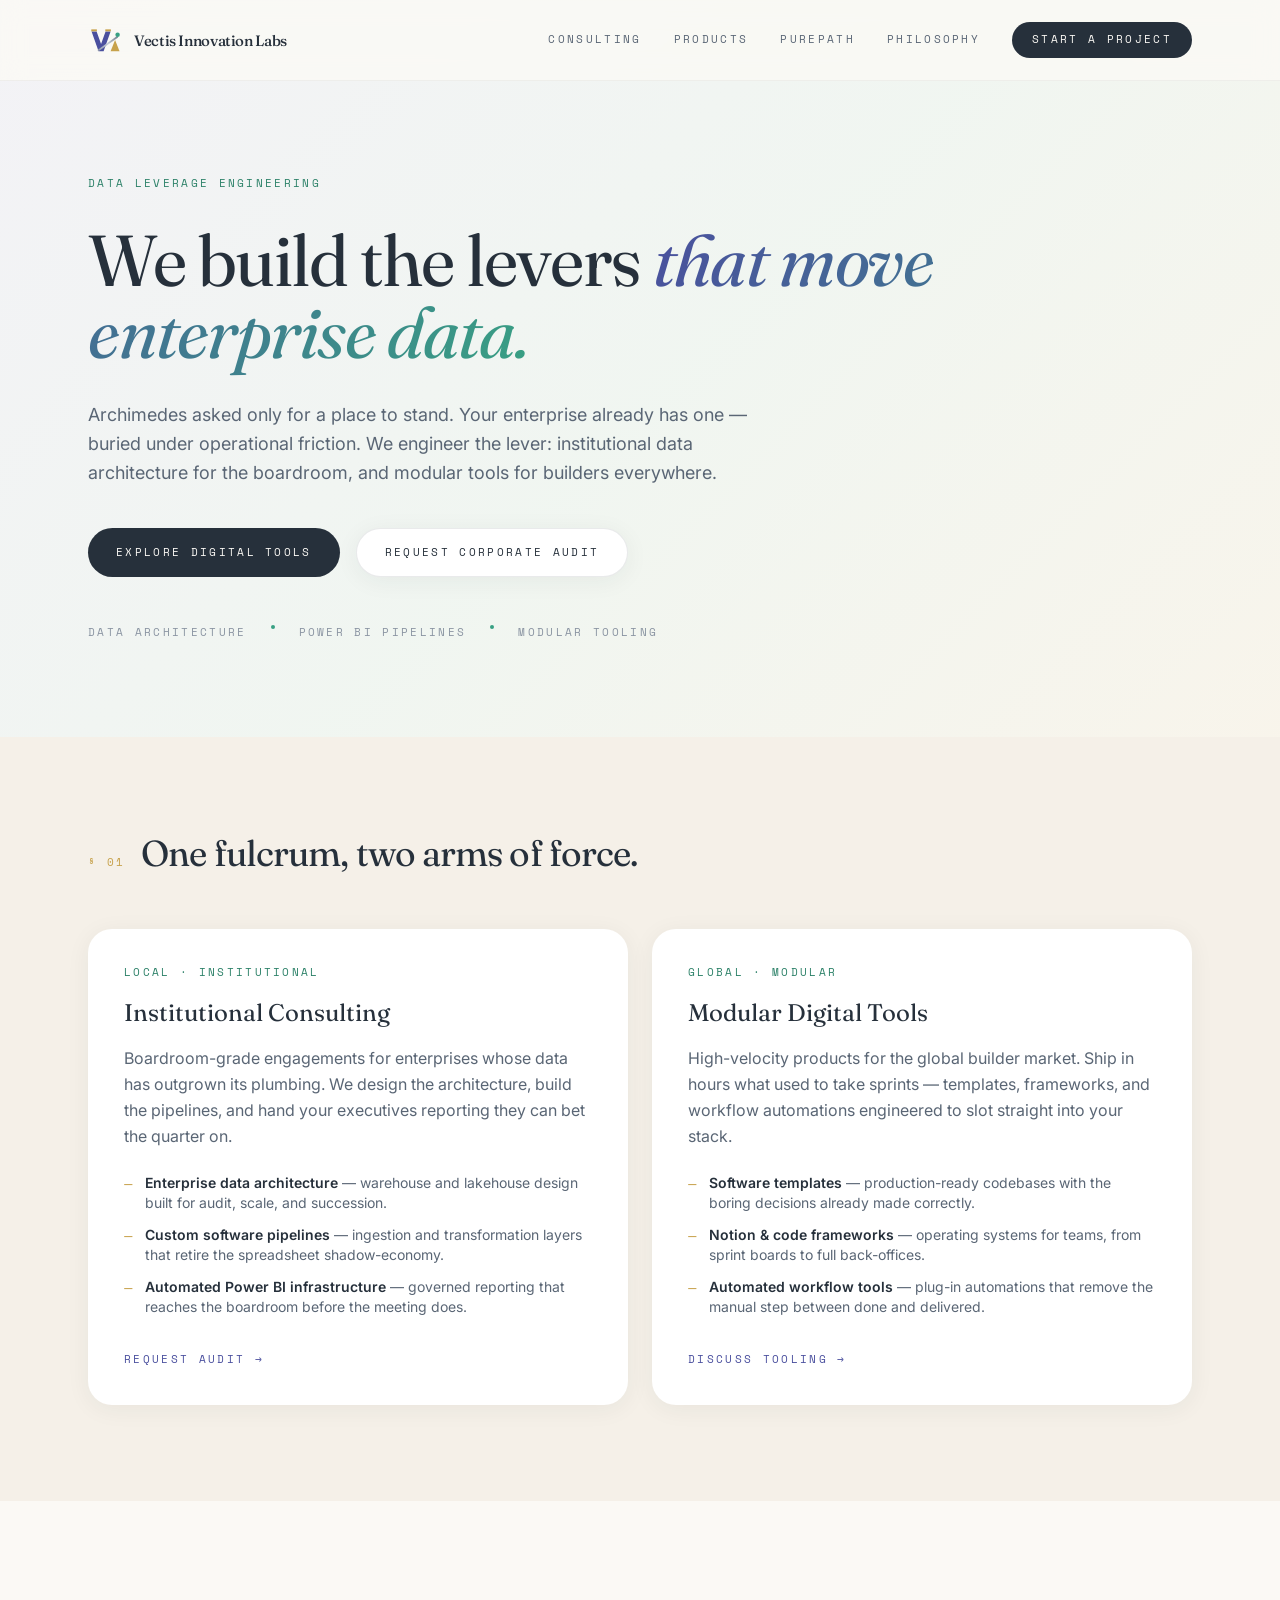
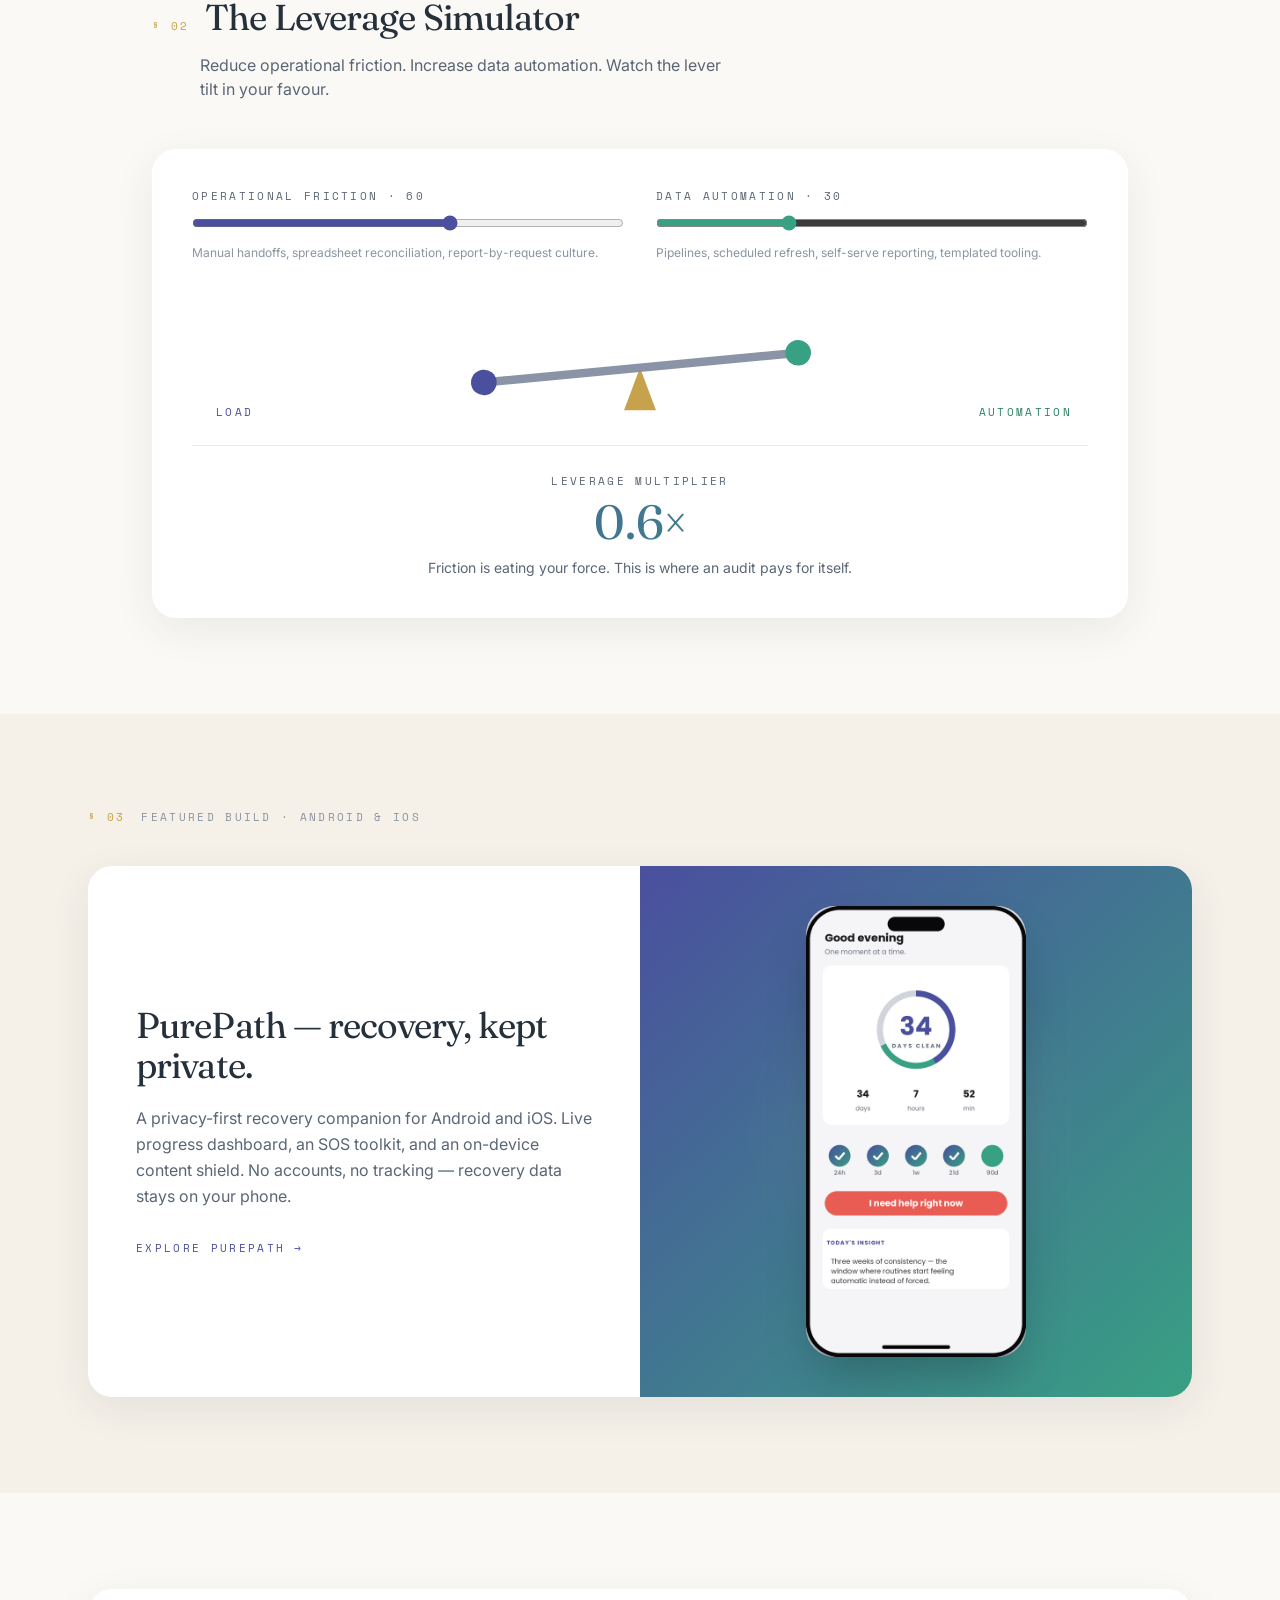
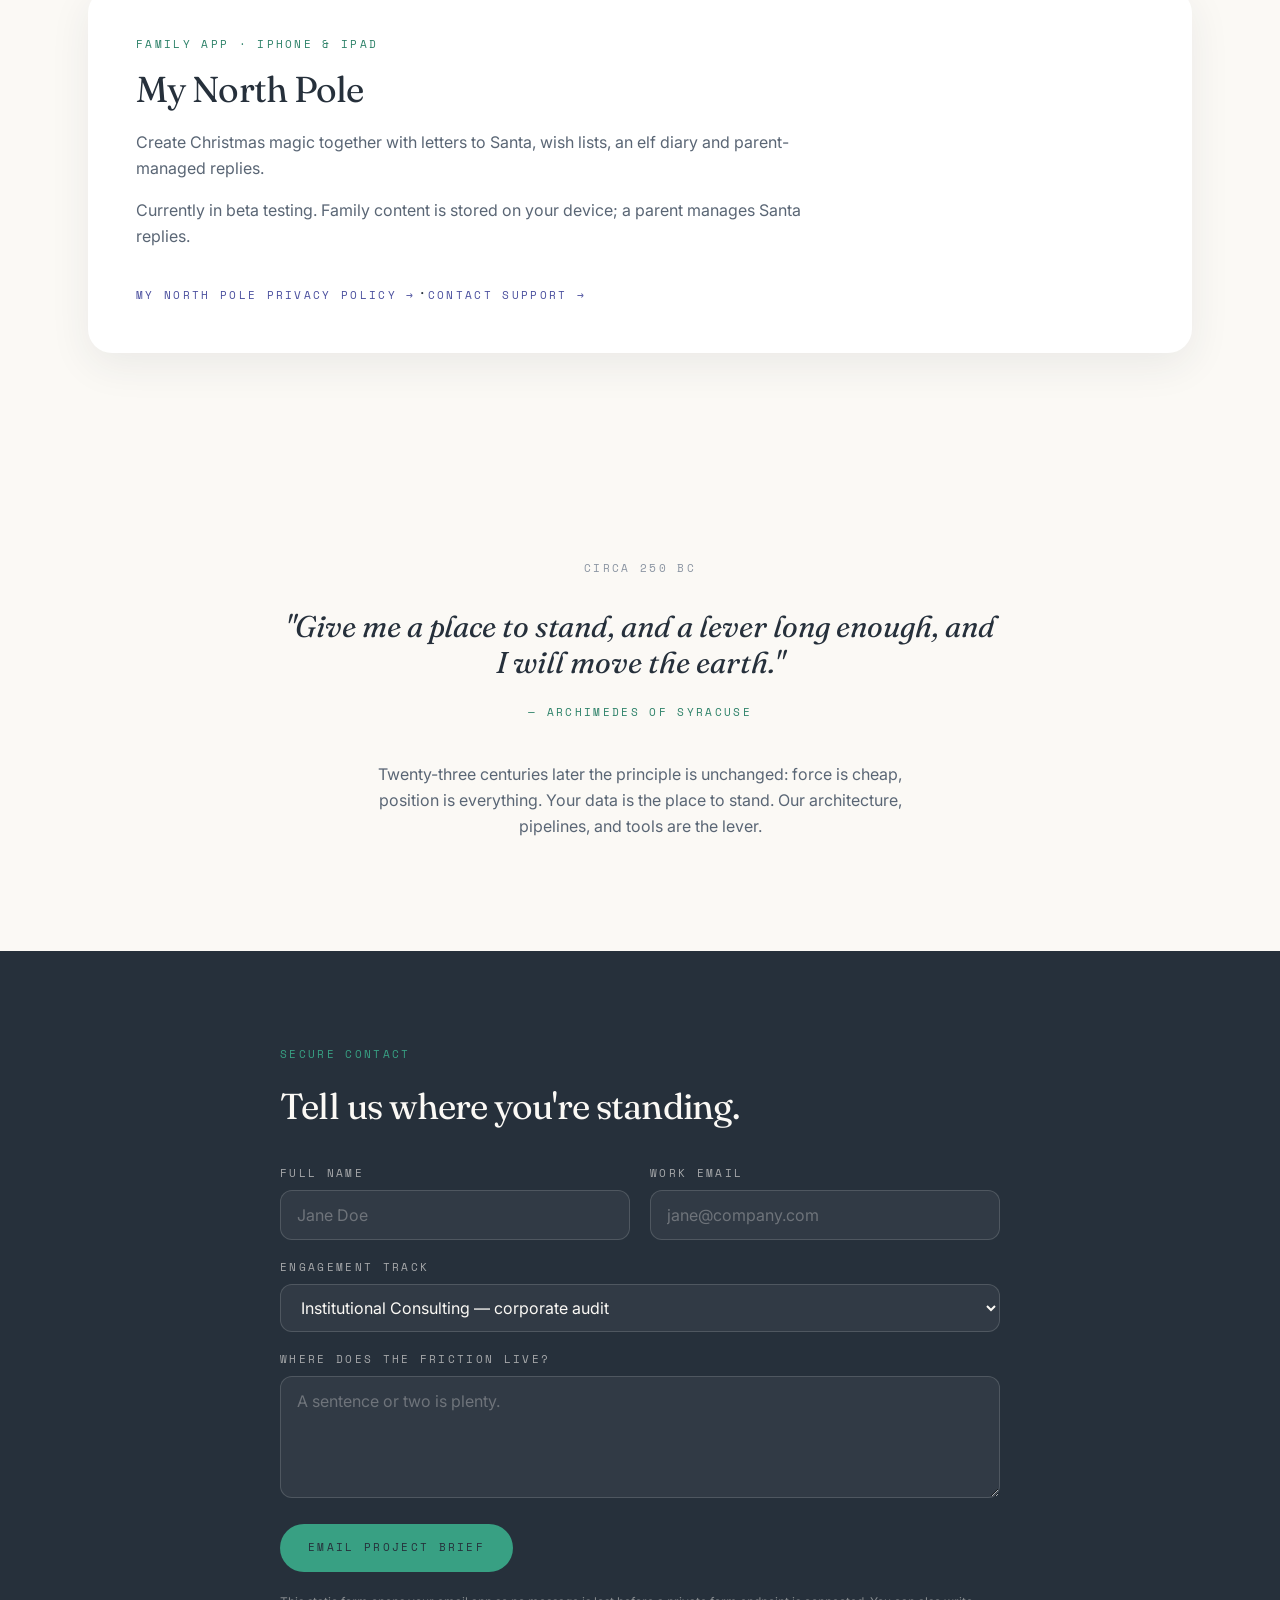
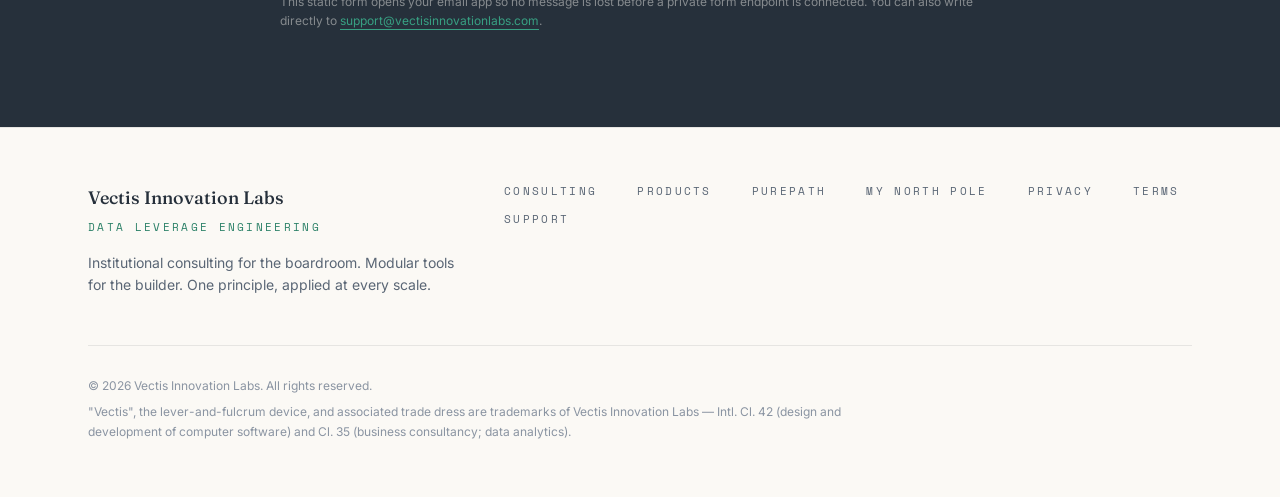
<file: index.html>
<!DOCTYPE html>
<html lang="en" class="scroll-smooth">
<head>
<meta charset="UTF-8" />
<meta name="viewport" content="width=device-width, initial-scale=1.0" />
<title>Vectis Innovation Labs — We Build the Levers That Move Enterprise Data</title>
<meta name="description" content="Vectis Innovation Labs: elite data architecture consulting and high-velocity modular digital tools. Give us a place to stand." />

<link rel="preconnect" href="https://fonts.googleapis.com" />
<link rel="preconnect" href="https://fonts.gstatic.com" crossorigin />
<link href="https://fonts.googleapis.com/css2?family=Fraunces:ital,opsz,wght@0,9..144,400;0,9..144,500;0,9..144,600;1,9..144,400&family=Inter:wght@400;500;600;700&family=Space+Mono:wght@400;700&display=swap" rel="stylesheet" />
<link rel="icon" href="/favicon.svg" type="image/svg+xml" />

<link rel="stylesheet" href="/styles.css" />
<style>
  body{font-family:'Inter',sans-serif;background:#FBF9F5;color:#26303B}
  .eyebrow{font-family:'Space Mono',monospace;letter-spacing:.22em;text-transform:uppercase;font-size:.66rem}
  .display{font-family:'Fraunces',serif;font-optical-sizing:auto}
  .grad-text{background:linear-gradient(120deg,#4A4F9E,#38A083);-webkit-background-clip:text;background-clip:text;color:transparent}
  .ambient-panel{background:linear-gradient(135deg,rgba(237,237,247,.82),rgba(228,242,236,.66) 52%,rgba(243,236,217,.5))}
  .nav-link{white-space:nowrap}
  .pill-link{transition:transform .2s ease,box-shadow .2s ease,background-color .2s ease,border-color .2s ease}
  .pill-link:hover{transform:translateY(-1px)}
  .lever-arm{transition:transform .1s linear;transform-origin:center}
  input:focus,select:focus,textarea:focus{outline:2px solid #4A4F9E;outline-offset:1px}
  a:focus-visible,button:focus-visible{outline:2px solid #4A4F9E;outline-offset:3px;border-radius:3px}
  @media (prefers-reduced-motion:reduce){*,*::before,*::after{animation-duration:.01ms!important;transition-duration:.01ms!important}}
</style>
</head>

<body id="top" class="antialiased">

<!-- NAV -->
<header class="fixed top-0 inset-x-0 z-50 border-b border-ink/5 bg-canvas/85 backdrop-blur-md">
  <nav class="mx-auto max-w-6xl px-6 h-20 flex items-center justify-between" aria-label="Primary">
    <a href="#top" class="flex items-center gap-3" aria-label="Vectis Innovation Labs — home">
      <svg width="34" height="28" viewBox="0 0 120 100" fill="none" aria-hidden="true">
        <defs><linearGradient id="lv" x1="0" y1="1" x2="1" y2="0"><stop offset="0" stop-color="#8A94A6"/><stop offset=".5" stop-color="#C3CBD6"/><stop offset="1" stop-color="#6E7A8A"/></linearGradient></defs>
        <polygon points="12,20 30,20 46,64 62,20 80,20 55,90 37,90" fill="#4A4F9E"/>
        <rect x="11" y="12" width="20" height="7" fill="#C7A24C"/><rect x="61" y="12" width="20" height="7" fill="#C7A24C"/>
        <polygon points="80,90 96,50 112,90" fill="#C7A24C"/>
        <path d="M33 86 L103 36 L107 41 L37 90 Z" fill="url(#lv)"/>
        <circle cx="105" cy="31" r="8" fill="#38A083"/>
      </svg>
      <span class="display font-medium tracking-tight text-[15px] leading-none">Vectis Innovation Labs</span>
    </a>
    <div class="hidden md:flex items-center gap-8">
      <a href="#consulting" class="eyebrow nav-link text-ink-soft hover:text-indigo transition-colors">Consulting</a>
      <a href="#products" class="eyebrow nav-link text-ink-soft hover:text-indigo transition-colors">Products</a>
      <a href="/purepath" class="eyebrow nav-link text-ink-soft hover:text-indigo transition-colors">PurePath</a>
      <a href="#philosophy" class="eyebrow nav-link text-ink-soft hover:text-indigo transition-colors">Philosophy</a>
      <a href="#contact" class="eyebrow nav-link pill-link bg-ink text-canvas px-5 py-2.5 rounded-full hover:bg-indigo transition-colors">Start a project</a>
    </div>
    <button id="menu-btn" class="md:hidden p-2 text-ink-soft" aria-label="Open menu" aria-expanded="false" aria-controls="mobile-menu">
      <svg id="icon-open" width="24" height="24" viewBox="0 0 24 24" fill="none" stroke="currentColor" stroke-width="1.6"><path d="M4 7h16M4 12h16M4 17h16"/></svg>
      <svg id="icon-close" width="24" height="24" viewBox="0 0 24 24" fill="none" stroke="currentColor" stroke-width="1.6" class="hidden"><path d="M6 6l12 12M18 6L6 18"/></svg>
    </button>
  </nav>
  <div id="mobile-menu" class="md:hidden hidden border-t border-ink/5 bg-canvas/95 backdrop-blur-md">
    <div class="px-6 py-5 flex flex-col gap-5">
      <a href="#consulting" class="eyebrow text-ink-soft mobile-link">Consulting</a>
      <a href="#products" class="eyebrow text-ink-soft mobile-link">Products</a>
      <a href="/purepath" class="eyebrow text-ink-soft mobile-link">PurePath</a>
      <a href="#philosophy" class="eyebrow text-ink-soft mobile-link">Philosophy</a>
      <a href="#contact" class="eyebrow text-indigo mobile-link">Start a project</a>
    </div>
  </div>
</header>

<!-- HERO -->
<section class="relative overflow-hidden pt-36 sm:pt-44 pb-24">
  <div class="absolute inset-x-0 top-0 h-full ambient-panel opacity-70" aria-hidden="true"></div>
  <div class="relative mx-auto max-w-6xl px-6">
    <p class="eyebrow text-mint-deep mb-8">Data Leverage Engineering</p>
    <h1 class="display font-normal tracking-[-0.02em] leading-[1.03] text-5xl sm:text-6xl lg:text-7xl max-w-4xl">
      We build the levers <span class="grad-text italic">that move enterprise data.</span>
    </h1>
    <p class="mt-8 max-w-2xl text-ink-soft text-lg leading-relaxed">
      Archimedes asked only for a place to stand. Your enterprise already has one — buried under
      operational friction. We engineer the lever: institutional data architecture for the boardroom,
      and modular tools for builders everywhere.
    </p>
    <div class="mt-10 flex flex-col sm:flex-row gap-4">
      <a href="#products" class="inline-flex items-center justify-center eyebrow pill-link bg-ink text-canvas px-7 py-4 rounded-full hover:bg-indigo transition-colors">Explore digital tools</a>
      <a href="#consulting" class="inline-flex items-center justify-center eyebrow pill-link bg-canvas-card border border-ink/10 text-ink px-7 py-4 rounded-full shadow-soft hover:border-indigo transition-colors">Request corporate audit</a>
    </div>
    <div class="mt-12 flex flex-wrap gap-x-6 gap-y-3 text-ink-mist">
      <span class="eyebrow">Data Architecture</span><span class="w-1 h-1 rounded-full bg-mint"></span>
      <span class="eyebrow">Power BI Pipelines</span><span class="w-1 h-1 rounded-full bg-mint"></span>
      <span class="eyebrow">Modular Tooling</span>
    </div>
  </div>
</section>

<!-- TWO ARMS -->
<section id="consulting" class="scroll-mt-24 py-24 bg-canvas-warm">
  <div class="mx-auto max-w-6xl px-6">
    <div class="flex items-baseline gap-4 mb-14">
      <span class="eyebrow text-gold-arch">§ 01</span>
      <h2 class="display font-normal tracking-tight text-3xl sm:text-4xl">One fulcrum, two arms of force.</h2>
    </div>
    <div class="grid lg:grid-cols-2 gap-6">
      <article class="bg-canvas-card rounded-3xl p-9 shadow-soft">
        <p class="eyebrow text-mint-deep mb-4">Local · Institutional</p>
        <h3 class="display text-2xl mb-4">Institutional Consulting</h3>
        <p class="text-ink-soft leading-relaxed mb-6">Boardroom-grade engagements for enterprises whose data has outgrown its plumbing. We design the architecture, build the pipelines, and hand your executives reporting they can bet the quarter on.</p>
        <ul class="space-y-3 mb-7">
          <li class="flex gap-3 text-sm text-ink-soft"><span class="text-gold-arch font-mono">—</span> <span><strong class="text-ink font-semibold">Enterprise data architecture</strong> — warehouse and lakehouse design built for audit, scale, and succession.</span></li>
          <li class="flex gap-3 text-sm text-ink-soft"><span class="text-gold-arch font-mono">—</span> <span><strong class="text-ink font-semibold">Custom software pipelines</strong> — ingestion and transformation layers that retire the spreadsheet shadow-economy.</span></li>
          <li class="flex gap-3 text-sm text-ink-soft"><span class="text-gold-arch font-mono">—</span> <span><strong class="text-ink font-semibold">Automated Power BI infrastructure</strong> — governed reporting that reaches the boardroom before the meeting does.</span></li>
        </ul>
        <a href="#contact" class="eyebrow text-indigo hover:text-mint-deep transition-colors">Request audit →</a>
      </article>
      <article id="products" class="scroll-mt-24 bg-canvas-card rounded-3xl p-9 shadow-soft">
        <p class="eyebrow text-mint-deep mb-4">Global · Modular</p>
        <h3 class="display text-2xl mb-4">Modular Digital Tools</h3>
        <p class="text-ink-soft leading-relaxed mb-6">High-velocity products for the global builder market. Ship in hours what used to take sprints — templates, frameworks, and workflow automations engineered to slot straight into your stack.</p>
        <ul class="space-y-3 mb-7">
          <li class="flex gap-3 text-sm text-ink-soft"><span class="text-gold-arch font-mono">—</span> <span><strong class="text-ink font-semibold">Software templates</strong> — production-ready codebases with the boring decisions already made correctly.</span></li>
          <li class="flex gap-3 text-sm text-ink-soft"><span class="text-gold-arch font-mono">—</span> <span><strong class="text-ink font-semibold">Notion &amp; code frameworks</strong> — operating systems for teams, from sprint boards to full back-offices.</span></li>
          <li class="flex gap-3 text-sm text-ink-soft"><span class="text-gold-arch font-mono">—</span> <span><strong class="text-ink font-semibold">Automated workflow tools</strong> — plug-in automations that remove the manual step between done and delivered.</span></li>
        </ul>
        <a href="#contact" class="eyebrow text-indigo hover:text-mint-deep transition-colors">Discuss tooling →</a>
      </article>
    </div>
  </div>
</section>

<!-- SIMULATOR -->
<section id="simulator" class="scroll-mt-24 py-24">
  <div class="mx-auto max-w-5xl px-6">
    <div class="flex items-baseline gap-4 mb-4">
      <span class="eyebrow text-gold-arch">§ 02</span>
      <h2 class="display font-normal tracking-tight text-3xl sm:text-4xl">The Leverage Simulator</h2>
    </div>
    <p class="text-ink-soft max-w-xl mb-12 pl-0 sm:pl-12">Reduce operational friction. Increase data automation. Watch the lever tilt in your favour.</p>

    <div class="bg-canvas-card rounded-3xl p-8 sm:p-10 shadow-card">
      <div class="grid sm:grid-cols-2 gap-8 mb-8">
        <div>
          <label for="friction" class="block eyebrow text-ink-soft mb-2">Operational Friction · <span id="friction-val">60</span></label>
          <input id="friction" type="range" min="0" max="100" value="60" class="w-full accent-indigo" />
          <p class="text-xs text-ink-mist mt-2">Manual handoffs, spreadsheet reconciliation, report-by-request culture.</p>
        </div>
        <div>
          <label for="automation" class="block eyebrow text-ink-soft mb-2">Data Automation · <span id="automation-val">30</span></label>
          <input id="automation" type="range" min="0" max="100" value="30" class="w-full accent-mint" />
          <p class="text-xs text-ink-mist mt-2">Pipelines, scheduled refresh, self-serve reporting, templated tooling.</p>
        </div>
      </div>

      <!-- lever visual -->
      <div class="relative h-32 mb-6" aria-hidden="true">
        <svg viewBox="0 0 400 120" class="w-full h-full">
          <polygon points="185,110 215,110 200,70" fill="#C7A24C"/>
          <g id="lever-arm" class="lever-arm">
            <rect x="40" y="66" width="320" height="8" rx="4" fill="#8A94A6"/>
            <circle cx="52" cy="70" r="12" fill="#4A4F9E"/>
            <circle cx="348" cy="70" r="12" fill="#38A083"/>
          </g>
        </svg>
        <div class="absolute left-6 bottom-0 eyebrow text-indigo">Load</div>
        <div class="absolute right-4 bottom-0 eyebrow text-mint-deep">Automation</div>
      </div>

      <div class="text-center border-t border-ink/10 pt-7">
        <p class="eyebrow text-ink-soft mb-2">Leverage Multiplier</p>
        <p id="multiplier" class="display text-5xl grad-text">1.6×</p>
        <p id="verdict" class="text-sm text-ink-soft mt-3">A longer automation arm moves a heavier load. Physics, applied to the org chart.</p>
      </div>
    </div>
  </div>
</section>

<!-- FEATURED: PUREPATH -->
<section class="py-24 bg-canvas-warm">
  <div class="mx-auto max-w-6xl px-6">
    <div class="flex items-baseline gap-4 mb-10">
      <span class="eyebrow text-gold-arch">§ 03</span>
      <span class="eyebrow text-ink-mist">Featured Build · Android &amp; iOS</span>
    </div>
    <div class="bg-canvas-card rounded-3xl overflow-hidden shadow-card grid lg:grid-cols-2">
      <div class="p-9 sm:p-12 flex flex-col justify-center">
        <h2 class="display font-normal tracking-tight text-3xl sm:text-4xl mb-5">PurePath — recovery, kept private.</h2>
        <p class="text-ink-soft leading-relaxed mb-8">A privacy-first recovery companion for Android and iOS. Live progress dashboard, an SOS toolkit, and an on-device content shield. No accounts, no tracking — recovery data stays on your phone.</p>
        <a href="/purepath" class="eyebrow text-indigo hover:text-mint-deep transition-colors">Explore PurePath →</a>
      </div>
      <div class="relative bg-gradient-to-br from-indigo to-mint p-10 flex items-center justify-center overflow-hidden">
        <div class="absolute w-56 h-56 rounded-full bg-white/10 blur-2xl" aria-hidden="true"></div>
        <img src="/screens/04-dashboard.png" alt="PurePath dashboard" width="230" class="relative w-[180px] sm:w-[220px] rounded-[1.8rem] shadow-2xl" loading="lazy" />
      </div>
    </div>
  </div>
</section>

<section id="my-north-pole" class="scroll-mt-24 py-24"><div class="mx-auto max-w-6xl px-6"><div class="bg-canvas-card rounded-3xl p-9 sm:p-12 shadow-card"><p class="eyebrow text-mint-deep mb-4">Family app · iPhone &amp; iPad</p><h2 class="display font-normal tracking-tight text-3xl sm:text-4xl mb-5">My North Pole</h2><p class="text-ink-soft leading-relaxed max-w-2xl mb-4">Create Christmas magic together with letters to Santa, wish lists, an elf diary and parent-managed replies.</p><p class="text-ink-soft leading-relaxed max-w-2xl mb-8">Currently in beta testing. Family content is stored on your device; a parent manages Santa replies.</p><a href="/my-north-pole/privacy/" class="eyebrow text-indigo hover:text-mint-deep transition-colors">My North Pole privacy policy →</a> <span aria-hidden="true"> · </span> <a href="mailto:support@vectisinnovationlabs.com?subject=My%20North%20Pole" class="eyebrow text-indigo hover:text-mint-deep transition-colors">Contact support →</a></div></div></section><!-- PHILOSOPHY -->
<section id="philosophy" class="scroll-mt-24 py-28">
  <div class="mx-auto max-w-3xl px-6 text-center">
    <p class="eyebrow text-ink-mist mb-8">Circa 250 BC</p>
    <blockquote class="display font-normal text-2xl sm:text-3xl leading-snug italic text-ink">
      "Give me a place to stand, and a lever long enough, and I will move the earth."
    </blockquote>
    <p class="eyebrow text-mint-deep mt-6">— Archimedes of Syracuse</p>
    <p class="text-ink-soft leading-relaxed mt-10 max-w-xl mx-auto">
      Twenty-three centuries later the principle is unchanged: force is cheap, position is everything.
      Your data is the place to stand. Our architecture, pipelines, and tools are the lever.
    </p>
  </div>
</section>

<!-- CONTACT -->
<section id="contact" class="scroll-mt-24 py-24 bg-canvas-deep text-canvas">
  <div class="mx-auto max-w-3xl px-6">
    <p class="eyebrow text-mint mb-6">Secure Contact</p>
    <h2 class="display font-normal tracking-tight text-3xl sm:text-4xl mb-10">Tell us where you're standing.</h2>
    <form class="grid gap-5" action="mailto:support@vectisinnovationlabs.com" method="post" enctype="text/plain">
      <div class="grid sm:grid-cols-2 gap-5">
        <div>
          <label for="name" class="block eyebrow text-canvas/60 mb-2">Full name</label>
          <input id="name" type="text" required class="w-full bg-white/5 border border-white/15 rounded-xl px-4 py-3 text-canvas placeholder-canvas/30" placeholder="Jane Doe" />
        </div>
        <div>
          <label for="email" class="block eyebrow text-canvas/60 mb-2">Work email</label>
          <input id="email" type="email" required class="w-full bg-white/5 border border-white/15 rounded-xl px-4 py-3 text-canvas placeholder-canvas/30" placeholder="jane@company.com" />
        </div>
      </div>
      <div>
        <label for="track" class="block eyebrow text-canvas/60 mb-2">Engagement track</label>
        <select id="track" class="w-full bg-white/5 border border-white/15 rounded-xl px-4 py-3 text-canvas">
          <option class="text-ink">Institutional Consulting — corporate audit</option>
          <option class="text-ink">Modular Digital Tools — templates &amp; licensing</option>
          <option class="text-ink">Both tracks — strategic partnership</option>
        </select>
      </div>
      <div>
        <label for="brief" class="block eyebrow text-canvas/60 mb-2">Where does the friction live?</label>
        <textarea id="brief" rows="4" class="w-full bg-white/5 border border-white/15 rounded-xl px-4 py-3 text-canvas placeholder-canvas/30" placeholder="A sentence or two is plenty."></textarea>
      </div>
      <button type="submit" class="eyebrow pill-link bg-mint text-ink px-7 py-4 rounded-full hover:bg-mint-deep hover:text-white transition-colors justify-self-start">Email project brief</button>
      <p class="text-xs text-canvas/45 leading-relaxed">This static form opens your email app so no message is lost before a private form endpoint is connected. You can also write directly to <a href="mailto:support@vectisinnovationlabs.com" class="text-mint underline underline-offset-4 hover:no-underline">support@vectisinnovationlabs.com</a>.</p>
    </form>
  </div>
</section>

<!-- FOOTER -->
<footer class="border-t border-ink/10 bg-canvas">
  <div class="mx-auto max-w-6xl px-6 py-14">
    <div class="flex flex-col sm:flex-row justify-between gap-8">
      <div class="max-w-sm">
        <p class="display font-medium text-lg mb-2">Vectis Innovation Labs</p>
        <p class="eyebrow text-mint-deep mb-4">Data Leverage Engineering</p>
        <p class="text-sm text-ink-soft leading-relaxed">Institutional consulting for the boardroom. Modular tools for the builder. One principle, applied at every scale.</p>
      </div>
      <nav aria-label="Footer" class="flex flex-wrap gap-x-10 gap-y-3 h-fit">
        <a href="#consulting" class="eyebrow text-ink-soft hover:text-indigo transition-colors">Consulting</a>
        <a href="#products" class="eyebrow text-ink-soft hover:text-indigo transition-colors">Products</a>
        <a href="/purepath" class="eyebrow text-ink-soft hover:text-indigo transition-colors">PurePath</a>
        <a href="#my-north-pole" class="eyebrow text-ink-soft hover:text-indigo transition-colors">My North Pole</a> <a href="/privacy" class="eyebrow text-ink-soft hover:text-indigo transition-colors">Privacy</a>
        <a href="/terms" class="eyebrow text-ink-soft hover:text-indigo transition-colors">Terms</a>
        <a href="/support" class="eyebrow text-ink-soft hover:text-indigo transition-colors">Support</a>
      </nav>
    </div>
    <div class="border-t border-ink/10 mt-12 pt-8">
      <p class="text-xs text-ink-mist">© 2026 Vectis Innovation Labs. All rights reserved.</p>
      <p class="text-xs text-ink-mist mt-2 max-w-3xl leading-relaxed">"Vectis", the lever-and-fulcrum device, and associated trade dress are trademarks of Vectis Innovation Labs — Intl. Cl. 42 (design and development of computer software) and Cl. 35 (business consultancy; data analytics).</p>
    </div>
  </div>
</footer>

<script>
const menuBtn=document.getElementById('menu-btn'),mobileMenu=document.getElementById('mobile-menu'),iconOpen=document.getElementById('icon-open'),iconClose=document.getElementById('icon-close');
function toggleMenu(force){const open=force!==undefined?force:mobileMenu.classList.contains('hidden');mobileMenu.classList.toggle('hidden',!open);iconOpen.classList.toggle('hidden',open);iconClose.classList.toggle('hidden',!open);menuBtn.setAttribute('aria-expanded',String(open));}
menuBtn.addEventListener('click',()=>toggleMenu());
document.querySelectorAll('.mobile-link').forEach(a=>a.addEventListener('click',()=>toggleMenu(false)));

// Leverage simulator
const fr=document.getElementById('friction'),au=document.getElementById('automation'),
  frv=document.getElementById('friction-val'),auv=document.getElementById('automation-val'),
  mult=document.getElementById('multiplier'),verdict=document.getElementById('verdict'),arm=document.getElementById('lever-arm');
function recompute(){
  const f=+fr.value,a=+au.value; frv.textContent=f; auv.textContent=a;
  const ratio=(a+10)/(f+10); const m=Math.max(0.2,ratio).toFixed(1);
  mult.textContent=m+'×';
  const tilt=Math.max(-12,Math.min(12,(a-f)*0.18));
  arm.style.transform=`rotate(${tilt}deg)`;
  verdict.textContent = ratio>=1.2 ? 'A longer automation arm moves a heavier load. Physics, applied to the org chart.'
    : ratio>=0.8 ? 'Balanced — but the lever isn\u2019t working for you yet. Lengthen the automation arm.'
    : 'Friction is eating your force. This is where an audit pays for itself.';
}
fr.addEventListener('input',recompute); au.addEventListener('input',recompute); recompute();
</script>
</body>
</html>
</file>
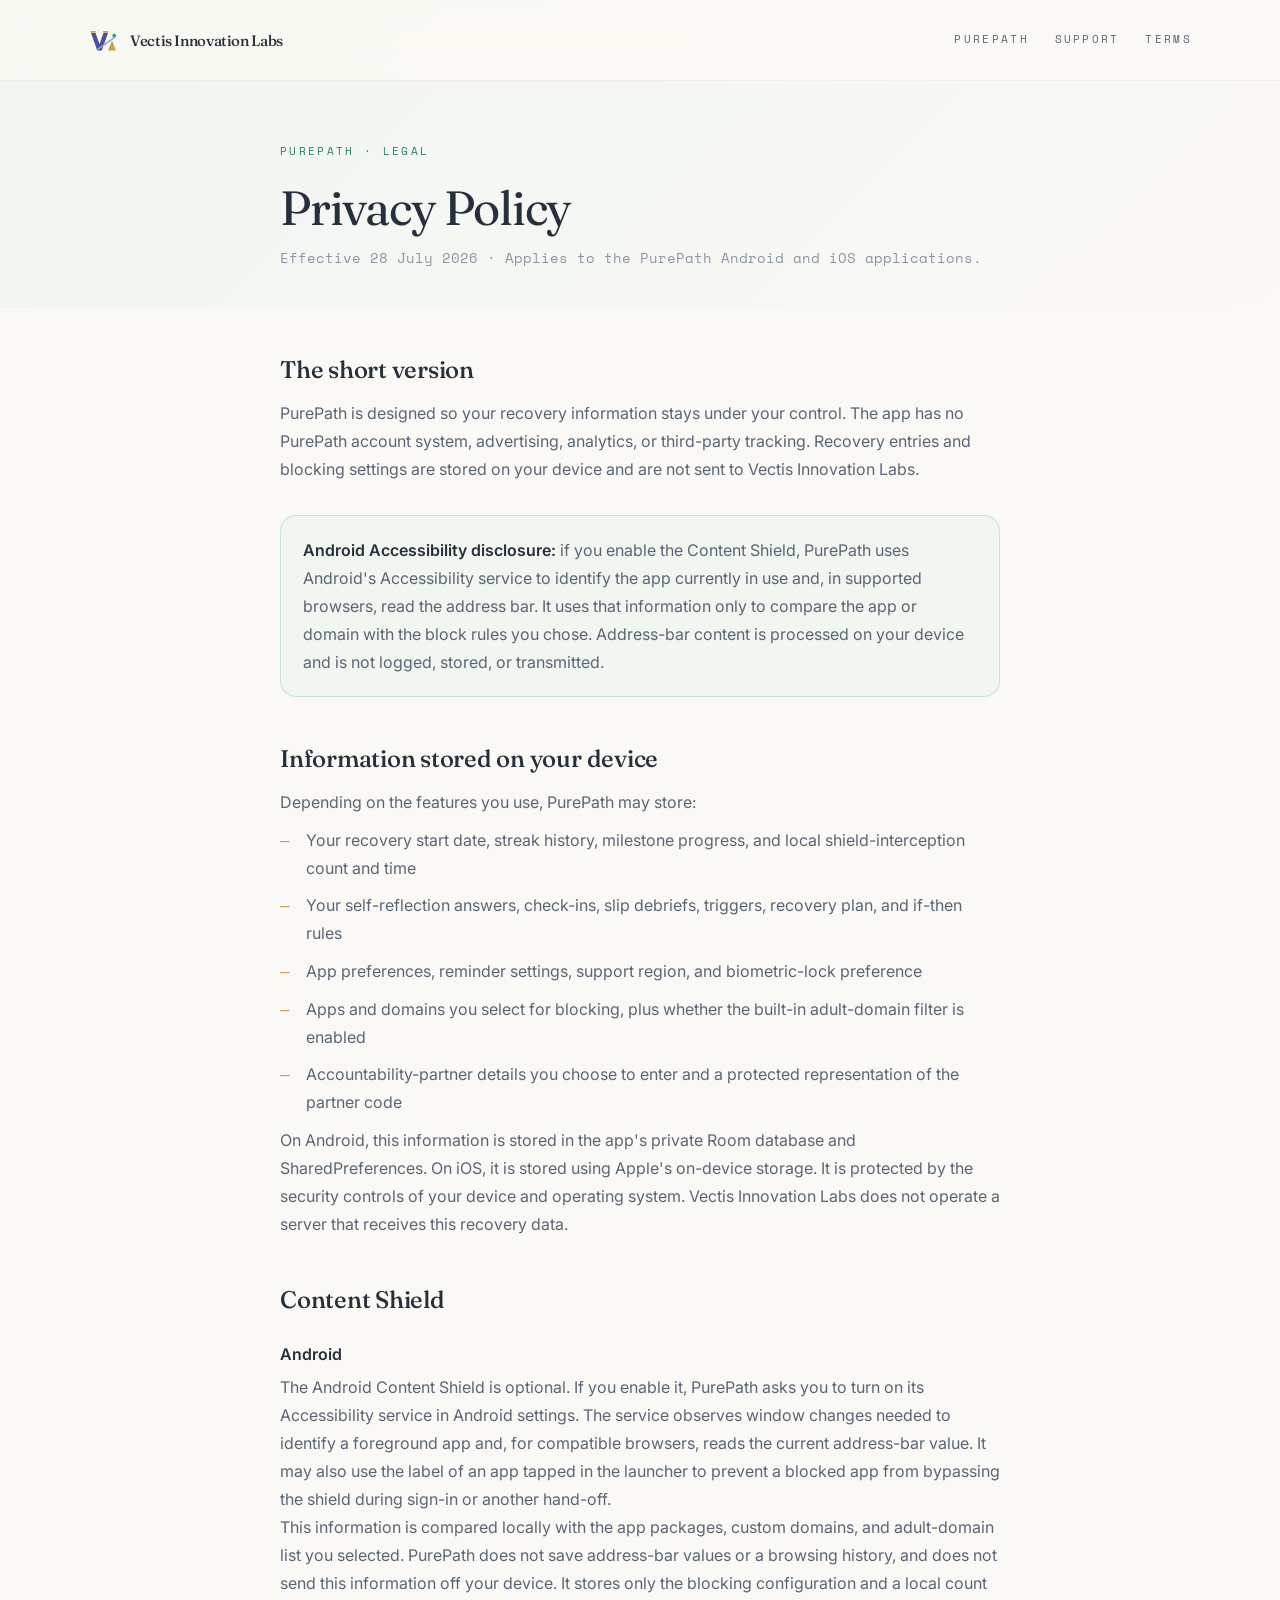
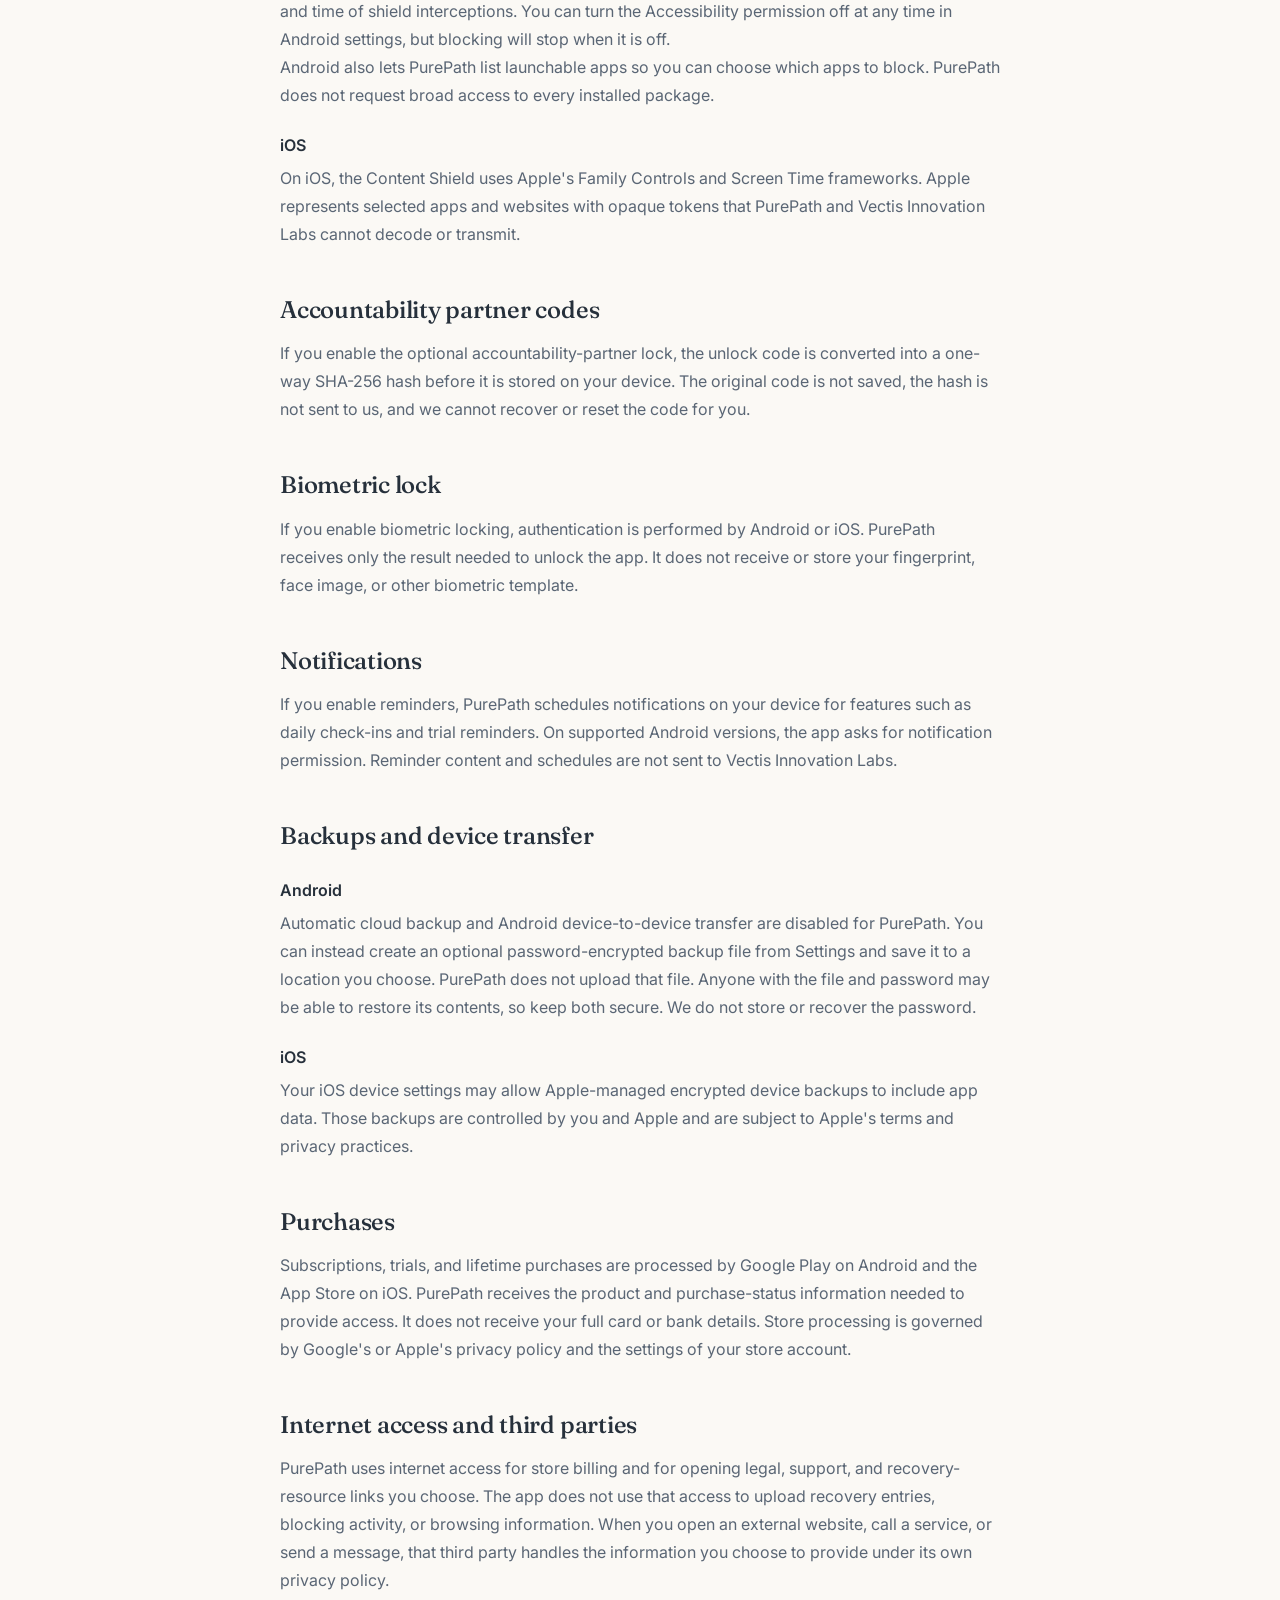
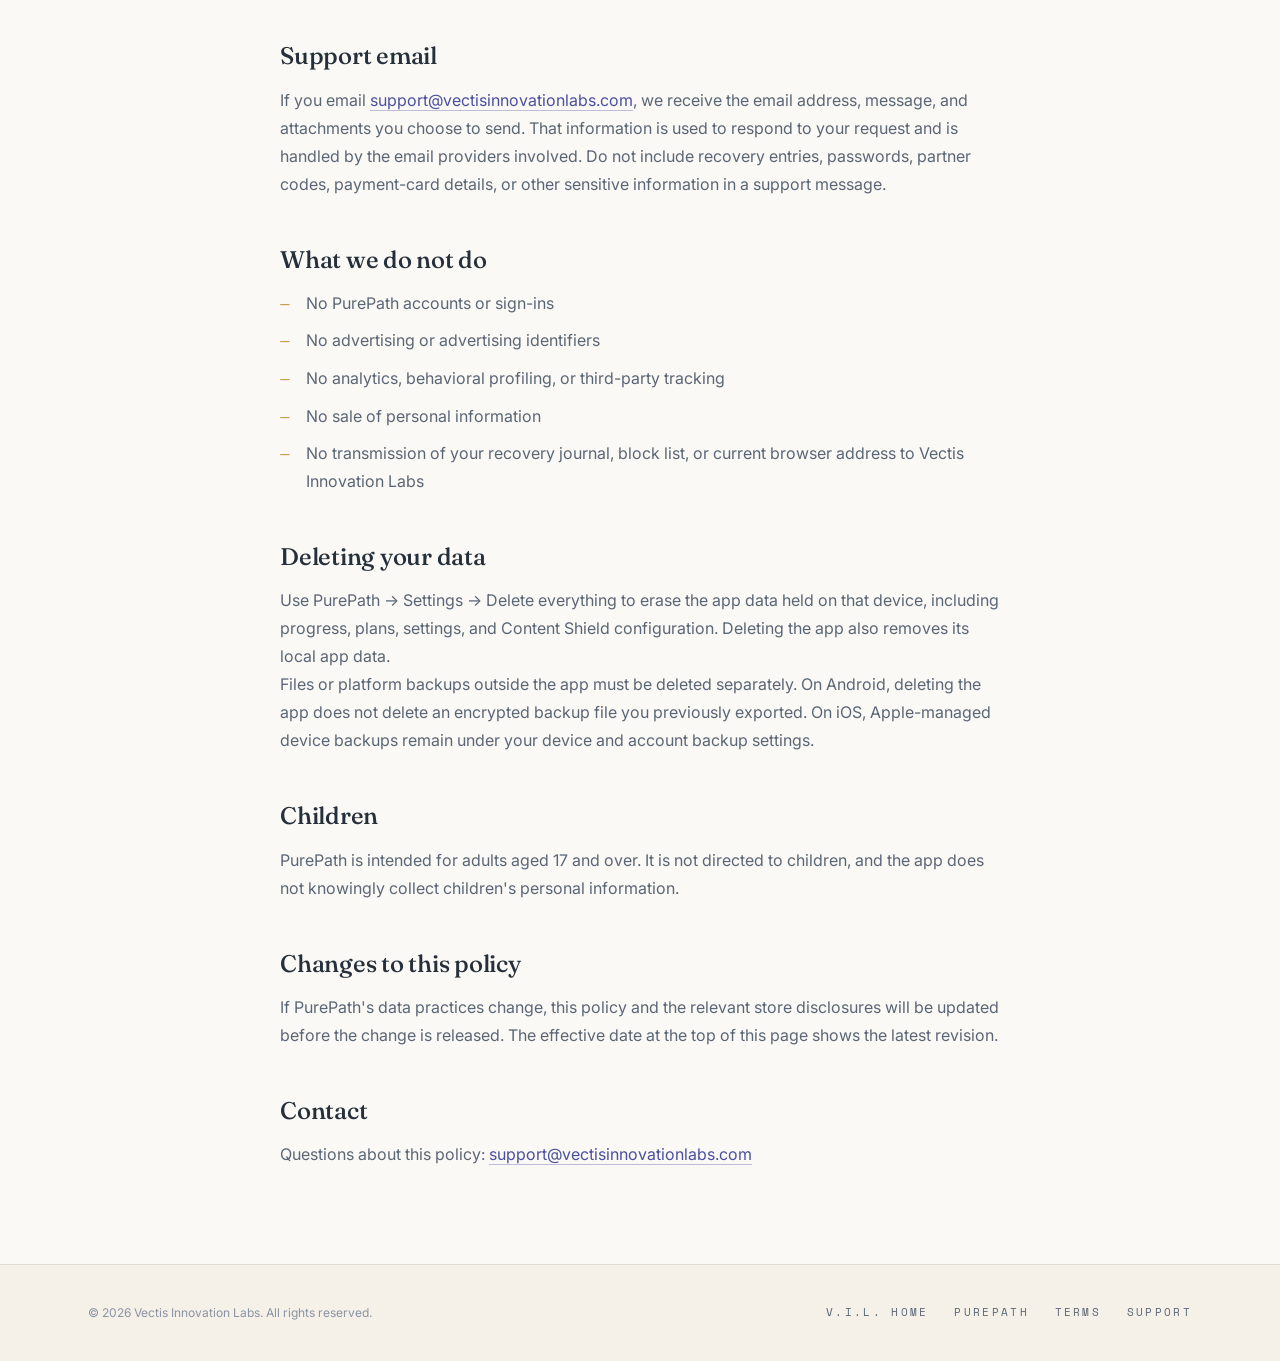
<file: privacy/index.html>
<!DOCTYPE html>
<html lang="en" class="scroll-smooth">
<head>
<meta charset="UTF-8" />
<meta name="viewport" content="width=device-width, initial-scale=1.0" />
<title>PurePath Privacy Policy | Vectis Innovation Labs</title>
<meta name="description" content="Privacy policy for the PurePath Android and iOS apps, including on-device data, content blocking, backups, and store purchases." />
<link rel="canonical" href="https://www.vectisinnovationlabs.com/privacy/" />

<link rel="preconnect" href="https://fonts.googleapis.com" />
<link rel="preconnect" href="https://fonts.gstatic.com" crossorigin="anonymous" />
<link href="https://fonts.googleapis.com/css2?family=Fraunces:ital,opsz,wght@0,9..144,400;0,9..144,500;0,9..144,600&amp;family=Inter:wght@400;500;600&amp;family=Space+Mono:wght@400;700&amp;display=swap" rel="stylesheet" />
<link rel="icon" href="../favicon.svg" type="image/svg+xml" />

<link rel="stylesheet" href="../styles.css" />
<style>
  body{font-family:'Inter',sans-serif;background:#FBF9F5;color:#26303B}
  .eyebrow{font-family:'Space Mono',monospace;letter-spacing:.22em;text-transform:uppercase;font-size:.66rem}
  .display{font-family:'Fraunces',serif;font-optical-sizing:auto}
  .ambient-panel{background:linear-gradient(135deg,rgba(228,242,236,.72),rgba(251,249,245,.92))}
  .legal-nav{display:flex;flex-wrap:wrap;justify-content:flex-end;gap:.75rem 1.6rem}
  @media (max-width:480px){.brand-wordmark{display:none}.legal-nav{gap:.5rem 1rem}.legal-nav .eyebrow{font-size:.6rem;letter-spacing:.16em}}
  .policy h2{font-family:'Fraunces',serif;font-weight:500;letter-spacing:-.01em;font-size:1.5rem;margin-top:2.75rem;margin-bottom:.7rem;color:#26303B}
  .policy h3{font-size:1rem;font-weight:600;margin-top:1.5rem;margin-bottom:.45rem;color:#26303B}
  .policy p,.policy li{color:#5A6675;line-height:1.75}
  .policy ul{margin-top:.6rem;padding-left:0;list-style:none}
  .policy li{margin-bottom:.6rem;padding-left:1.6rem;position:relative}
  .policy li::before{content:"—";position:absolute;left:0;color:#C7A24C;font-family:'Space Mono',monospace}
  .policy strong{color:#26303B;font-weight:600}
  .policy a{color:#4A4F9E;text-decoration:none;border-bottom:1px solid rgba(74,79,158,.35)}
  .policy a:hover{border-bottom-color:#4A4F9E}
  .policy-callout{margin-top:2rem;padding:1.25rem 1.4rem;border:1px solid rgba(56,160,131,.22);border-radius:1rem;background:rgba(228,242,236,.45)}
  .policy-callout p{margin:0}
  a:focus-visible{outline:2px solid #4A4F9E;outline-offset:3px;border-radius:3px}
</style>
</head>

<body class="antialiased">

<header class="fixed top-0 inset-x-0 z-50 border-b border-ink/5 bg-canvas/85 backdrop-blur-md">
  <nav class="mx-auto max-w-6xl px-6 h-20 flex items-center justify-between" aria-label="Primary">
    <a href="../" class="flex items-center gap-3 shrink-0" aria-label="Vectis Innovation Labs — home">
      <svg width="30" height="25" viewBox="0 0 120 100" fill="none" aria-hidden="true">
        <polygon points="12,20 30,20 46,64 62,20 80,20 55,90 37,90" fill="#4A4F9E"/>
        <rect x="11" y="12" width="20" height="7" fill="#C7A24C"/><rect x="61" y="12" width="20" height="7" fill="#C7A24C"/>
        <polygon points="80,90 96,50 112,90" fill="#C7A24C"/>
        <path d="M33 86 L103 36 L107 41 L37 90 Z" fill="#9AA6B6"/>
        <circle cx="105" cy="31" r="8" fill="#38A083"/>
      </svg>
      <span class="brand-wordmark display font-medium tracking-tight text-[13px] sm:text-[15px] leading-none">Vectis Innovation Labs</span>
    </a>
    <div class="legal-nav shrink-0">
      <a href="../purepath/" class="eyebrow text-ink-soft hover:text-indigo transition-colors">PurePath</a>
      <a href="../support/" class="eyebrow text-ink-soft hover:text-indigo transition-colors">Support</a>
      <a href="../terms/" class="eyebrow text-ink-soft hover:text-indigo transition-colors">Terms</a>
    </div>
  </nav>
</header>

<section class="relative overflow-hidden pt-36 pb-10">
  <div class="absolute inset-x-0 top-0 h-full ambient-panel opacity-70" aria-hidden="true"></div>
  <div class="relative mx-auto max-w-3xl px-6">
    <p class="eyebrow text-mint-deep mb-6">PurePath · Legal</p>
    <h1 class="display font-normal tracking-tight text-4xl sm:text-5xl leading-tight">Privacy Policy</h1>
    <p class="mt-4 text-ink-mist text-sm font-mono">Effective 28 July 2026 · Applies to the PurePath Android and iOS applications.</p>
  </div>
</section>

<main class="pb-24">
  <div class="mx-auto max-w-3xl px-6">
    <div class="policy">
      <h2>The short version</h2>
      <p>PurePath is designed so your recovery information stays under your control. The app has no PurePath account system, advertising, analytics, or third-party tracking. Recovery entries and blocking settings are stored on your device and are not sent to Vectis Innovation Labs.</p>

      <div class="policy-callout">
        <p><strong>Android Accessibility disclosure:</strong> if you enable the Content Shield, PurePath uses Android's Accessibility service to identify the app currently in use and, in supported browsers, read the address bar. It uses that information only to compare the app or domain with the block rules you chose. Address-bar content is processed on your device and is not logged, stored, or transmitted.</p>
      </div>

      <h2>Information stored on your device</h2>
      <p>Depending on the features you use, PurePath may store:</p>
      <ul>
        <li>Your recovery start date, streak history, milestone progress, and local shield-interception count and time</li>
        <li>Your self-reflection answers, check-ins, slip debriefs, triggers, recovery plan, and if-then rules</li>
        <li>App preferences, reminder settings, support region, and biometric-lock preference</li>
        <li>Apps and domains you select for blocking, plus whether the built-in adult-domain filter is enabled</li>
        <li>Accountability-partner details you choose to enter and a protected representation of the partner code</li>
      </ul>
      <p>On Android, this information is stored in the app's private Room database and SharedPreferences. On iOS, it is stored using Apple's on-device storage. It is protected by the security controls of your device and operating system. Vectis Innovation Labs does not operate a server that receives this recovery data.</p>

      <h2>Content Shield</h2>
      <h3>Android</h3>
      <p>The Android Content Shield is optional. If you enable it, PurePath asks you to turn on its Accessibility service in Android settings. The service observes window changes needed to identify a foreground app and, for compatible browsers, reads the current address-bar value. It may also use the label of an app tapped in the launcher to prevent a blocked app from bypassing the shield during sign-in or another hand-off.</p>
      <p>This information is compared locally with the app packages, custom domains, and adult-domain list you selected. PurePath does not save address-bar values or a browsing history, and does not send this information off your device. It stores only the blocking configuration and a local count and time of shield interceptions. You can turn the Accessibility permission off at any time in Android settings, but blocking will stop when it is off.</p>
      <p>Android also lets PurePath list launchable apps so you can choose which apps to block. PurePath does not request broad access to every installed package.</p>

      <h3>iOS</h3>
      <p>On iOS, the Content Shield uses Apple's Family Controls and Screen Time frameworks. Apple represents selected apps and websites with opaque tokens that PurePath and Vectis Innovation Labs cannot decode or transmit.</p>

      <h2>Accountability partner codes</h2>
      <p>If you enable the optional accountability-partner lock, the unlock code is converted into a one-way SHA-256 hash before it is stored on your device. The original code is not saved, the hash is not sent to us, and we cannot recover or reset the code for you.</p>

      <h2>Biometric lock</h2>
      <p>If you enable biometric locking, authentication is performed by Android or iOS. PurePath receives only the result needed to unlock the app. It does not receive or store your fingerprint, face image, or other biometric template.</p>

      <h2>Notifications</h2>
      <p>If you enable reminders, PurePath schedules notifications on your device for features such as daily check-ins and trial reminders. On supported Android versions, the app asks for notification permission. Reminder content and schedules are not sent to Vectis Innovation Labs.</p>

      <h2>Backups and device transfer</h2>
      <h3>Android</h3>
      <p>Automatic cloud backup and Android device-to-device transfer are disabled for PurePath. You can instead create an optional password-encrypted backup file from Settings and save it to a location you choose. PurePath does not upload that file. Anyone with the file and password may be able to restore its contents, so keep both secure. We do not store or recover the password.</p>

      <h3>iOS</h3>
      <p>Your iOS device settings may allow Apple-managed encrypted device backups to include app data. Those backups are controlled by you and Apple and are subject to Apple's terms and privacy practices.</p>

      <h2>Purchases</h2>
      <p>Subscriptions, trials, and lifetime purchases are processed by Google Play on Android and the App Store on iOS. PurePath receives the product and purchase-status information needed to provide access. It does not receive your full card or bank details. Store processing is governed by Google's or Apple's privacy policy and the settings of your store account.</p>

      <h2>Internet access and third parties</h2>
      <p>PurePath uses internet access for store billing and for opening legal, support, and recovery-resource links you choose. The app does not use that access to upload recovery entries, blocking activity, or browsing information. When you open an external website, call a service, or send a message, that third party handles the information you choose to provide under its own privacy policy.</p>

      <h2>Support email</h2>
      <p>If you email <a href="mailto:support@vectisinnovationlabs.com">support@vectisinnovationlabs.com</a>, we receive the email address, message, and attachments you choose to send. That information is used to respond to your request and is handled by the email providers involved. Do not include recovery entries, passwords, partner codes, payment-card details, or other sensitive information in a support message.</p>

      <h2>What we do not do</h2>
      <ul>
        <li>No PurePath accounts or sign-ins</li>
        <li>No advertising or advertising identifiers</li>
        <li>No analytics, behavioral profiling, or third-party tracking</li>
        <li>No sale of personal information</li>
        <li>No transmission of your recovery journal, block list, or current browser address to Vectis Innovation Labs</li>
      </ul>

      <h2>Deleting your data</h2>
      <p>Use PurePath → Settings → Delete everything to erase the app data held on that device, including progress, plans, settings, and Content Shield configuration. Deleting the app also removes its local app data.</p>
      <p>Files or platform backups outside the app must be deleted separately. On Android, deleting the app does not delete an encrypted backup file you previously exported. On iOS, Apple-managed device backups remain under your device and account backup settings.</p>

      <h2>Children</h2>
      <p>PurePath is intended for adults aged 17 and over. It is not directed to children, and the app does not knowingly collect children's personal information.</p>

      <h2>Changes to this policy</h2>
      <p>If PurePath's data practices change, this policy and the relevant store disclosures will be updated before the change is released. The effective date at the top of this page shows the latest revision.</p>

      <h2>Contact</h2>
      <p>Questions about this policy: <a href="mailto:support@vectisinnovationlabs.com">support@vectisinnovationlabs.com</a></p>
    </div>
  </div>
</main>

<footer class="border-t border-ink/10 bg-canvas-warm">
  <div class="mx-auto max-w-6xl px-6 py-10 flex flex-col sm:flex-row items-start sm:items-center justify-between gap-4">
    <p class="text-xs text-ink-mist">© 2026 Vectis Innovation Labs. All rights reserved.</p>
    <nav aria-label="Footer" class="legal-nav">
      <a href="../" class="eyebrow text-ink-soft hover:text-indigo transition-colors">V.I.L. Home</a>
      <a href="../purepath/" class="eyebrow text-ink-soft hover:text-indigo transition-colors">PurePath</a>
      <a href="../terms/" class="eyebrow text-ink-soft hover:text-indigo transition-colors">Terms</a>
      <a href="../support/" class="eyebrow text-ink-soft hover:text-indigo transition-colors">Support</a>
    </nav>
  </div>
</footer>

</body>
</html>
</file>
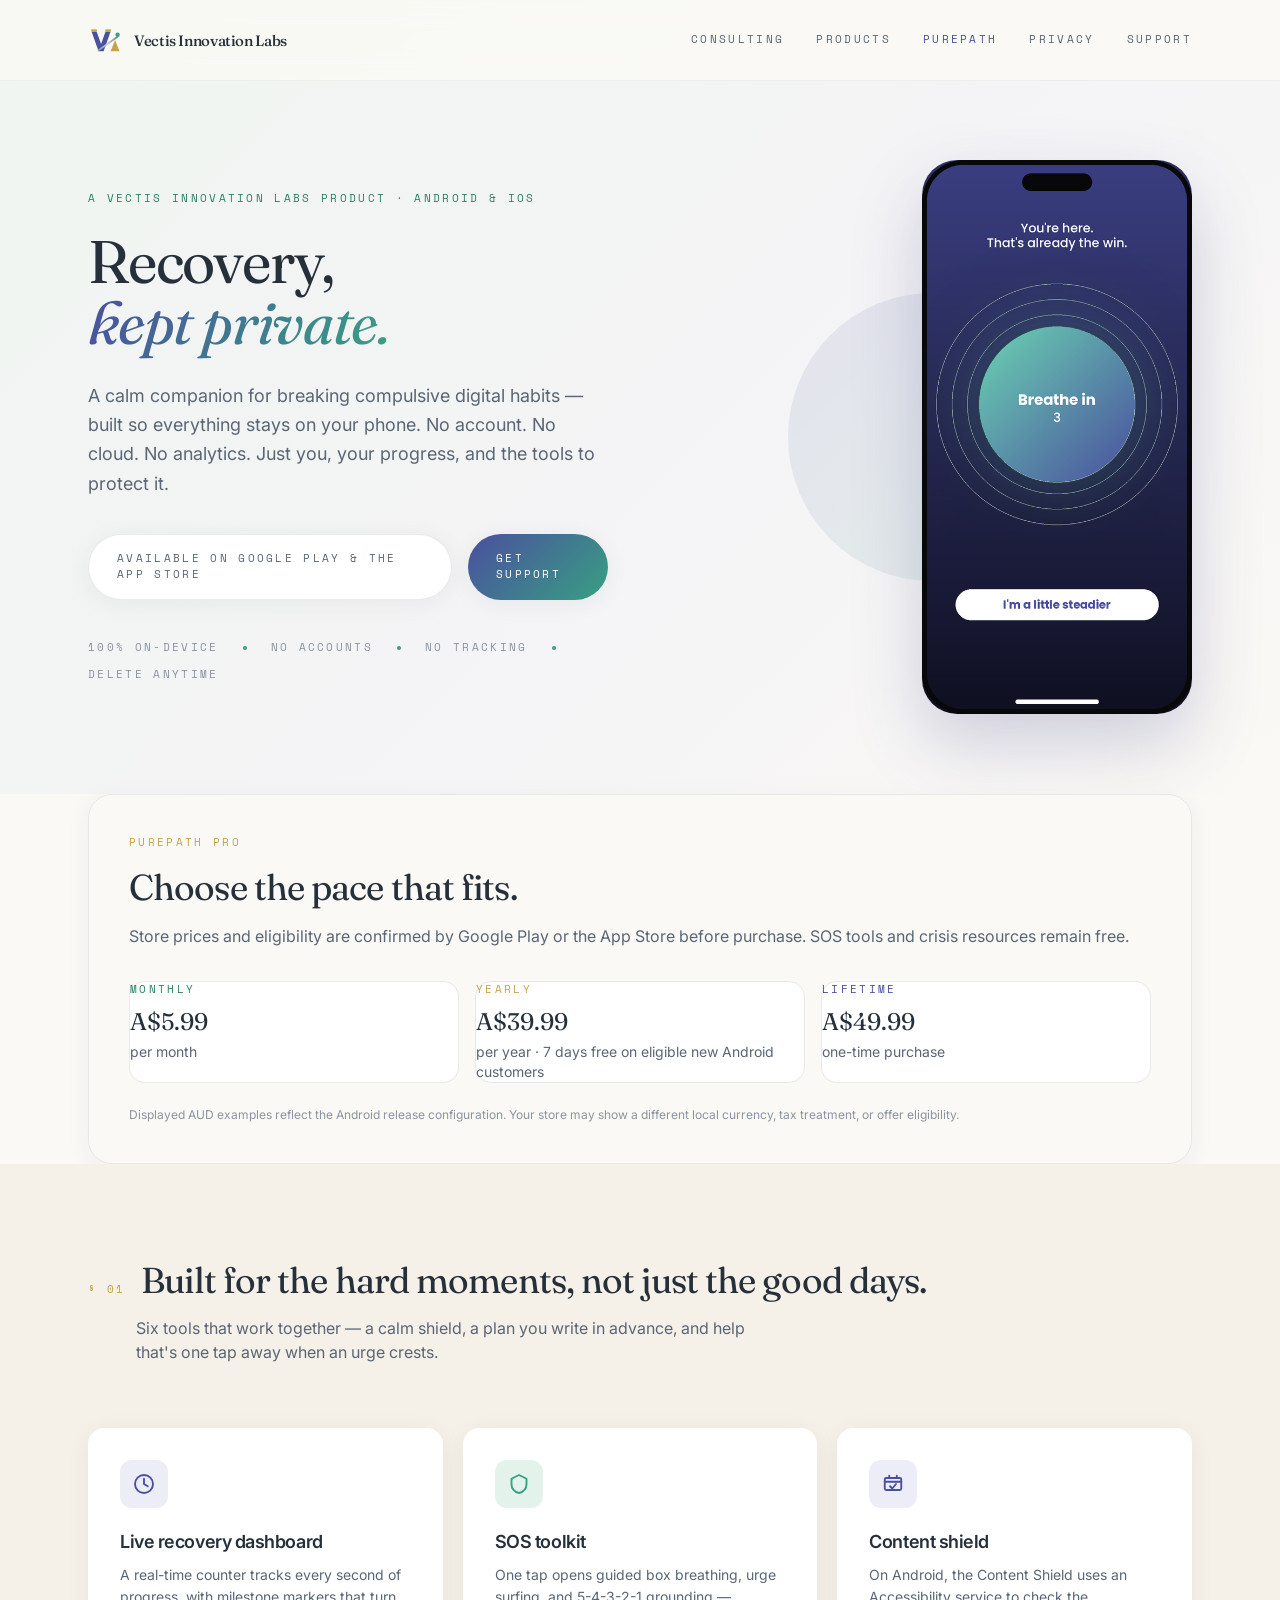
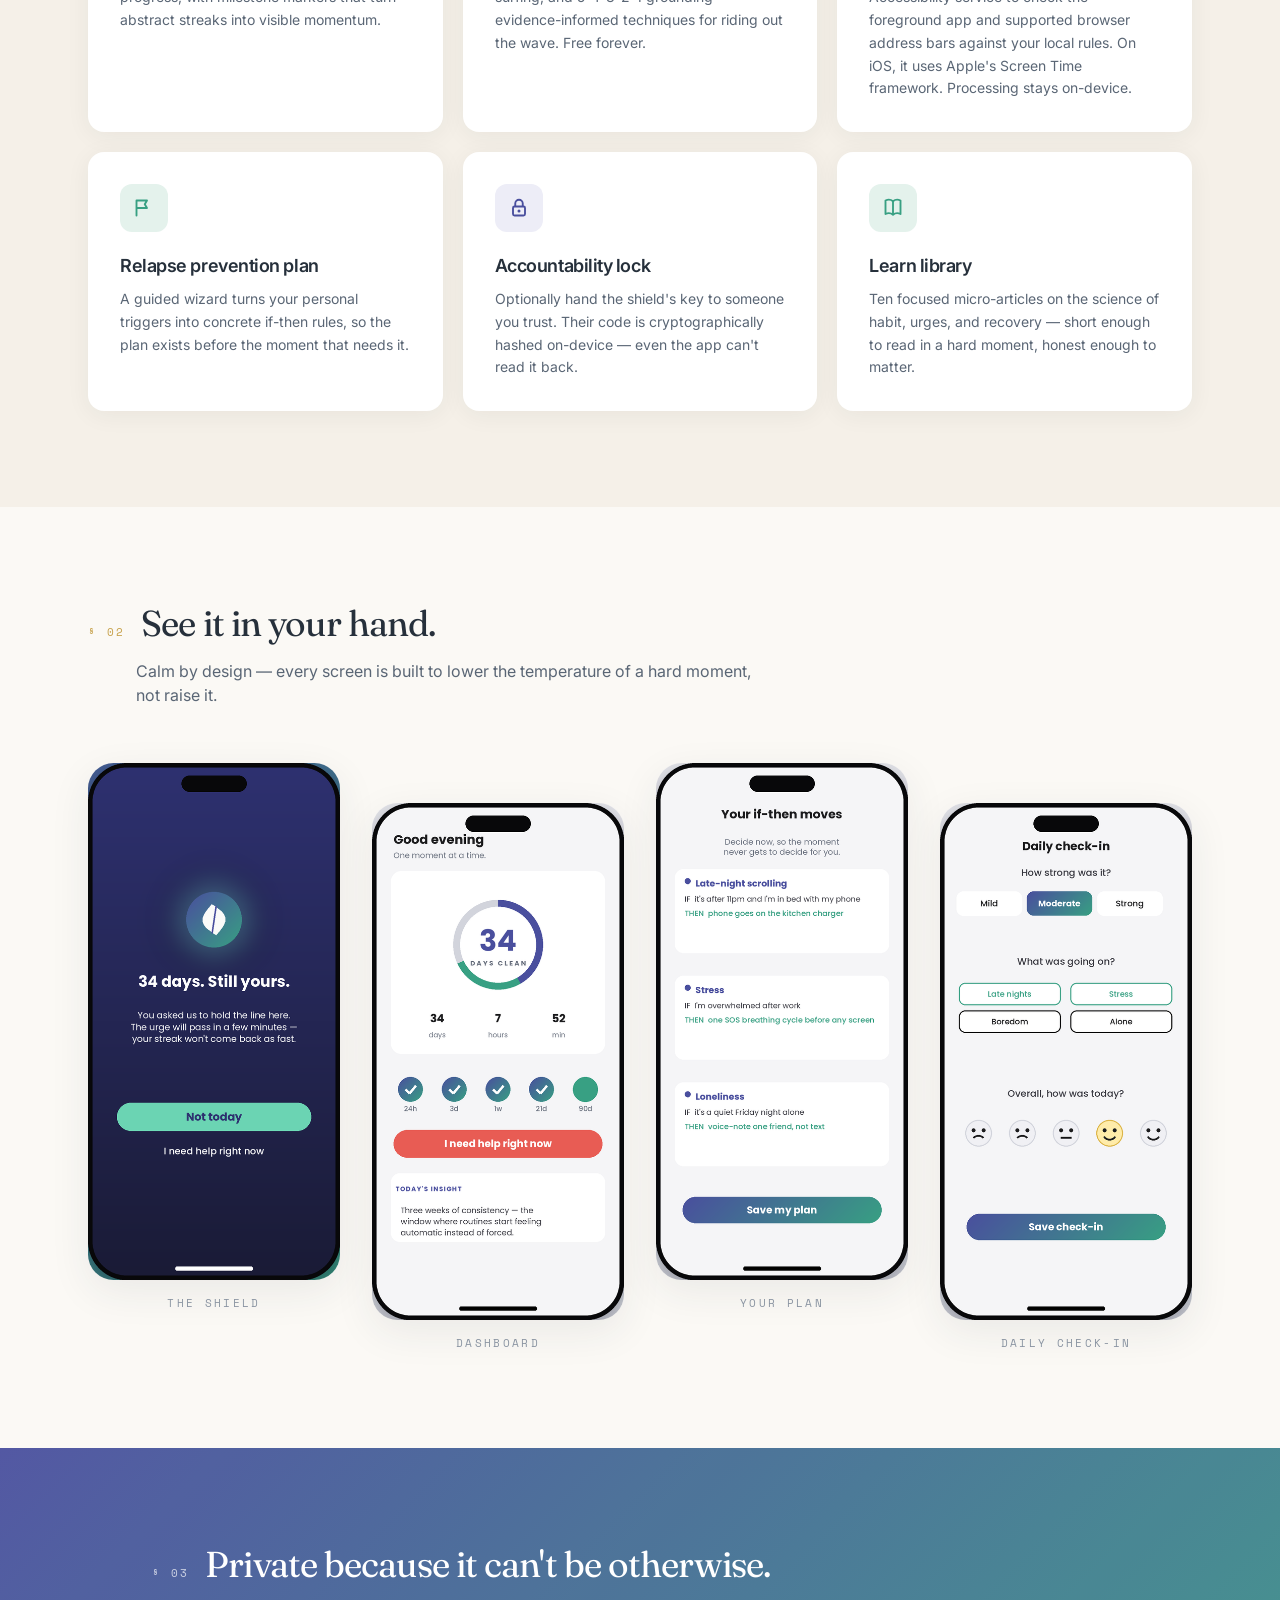
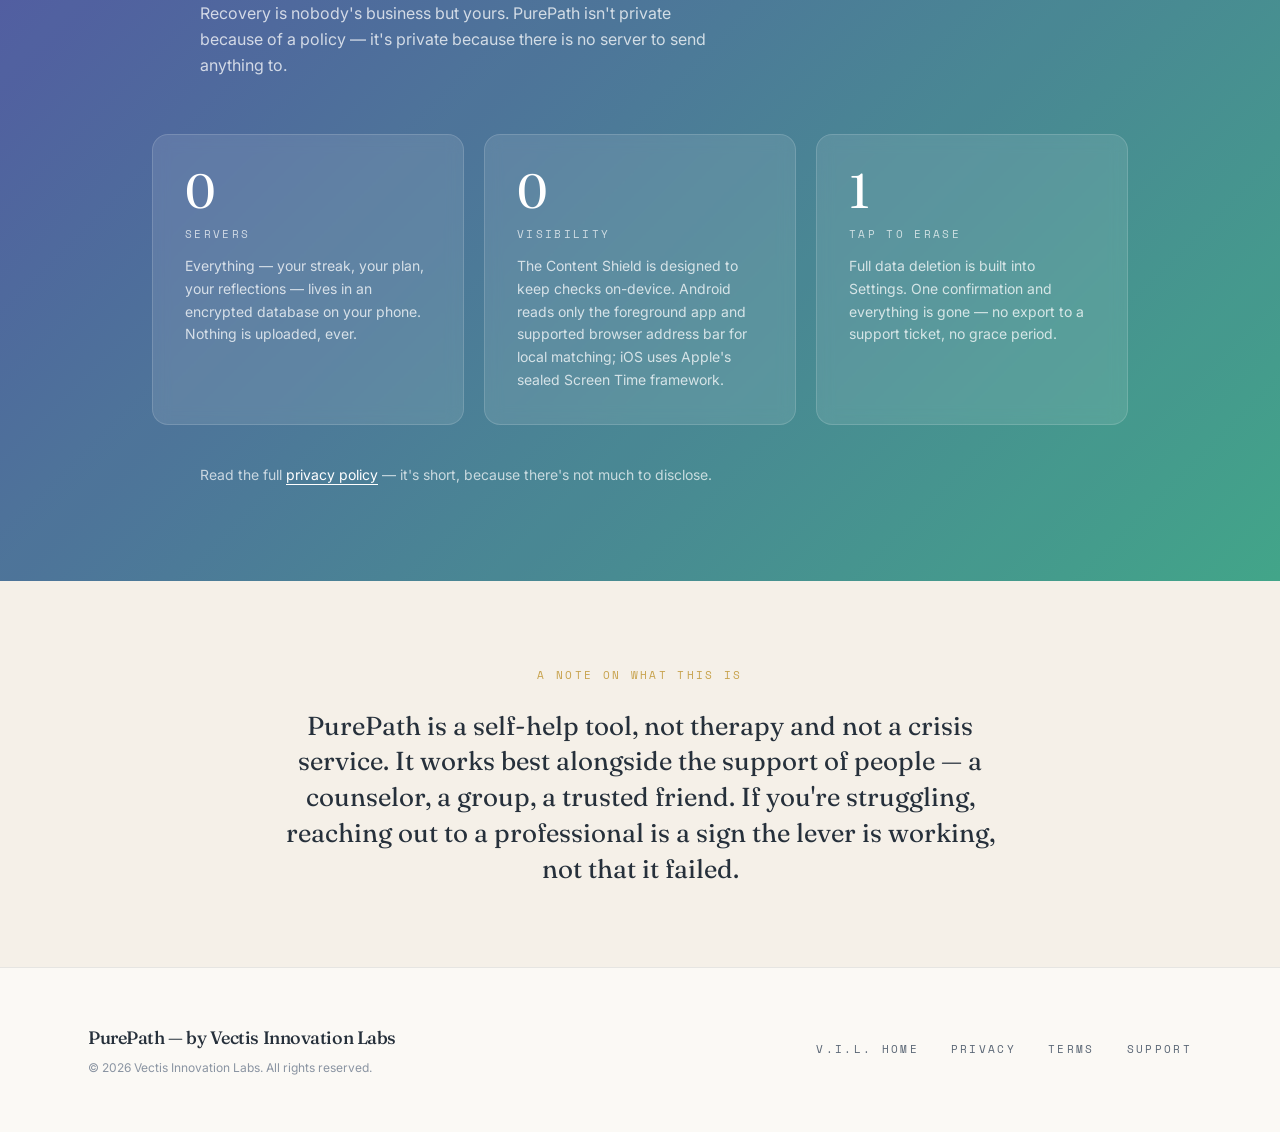
<file: purepath/index.html>
<!DOCTYPE html>
<html lang="en" class="scroll-smooth">
<head>
<meta charset="UTF-8" />
<meta name="viewport" content="width=device-width, initial-scale=1.0" />
<title>PurePath — Recovery, Kept Private | Vectis Innovation Labs</title>
<meta name="description" content="PurePath is a privacy-first recovery companion for Android and iOS. Live progress dashboard, SOS toolkit, on-device content shield. No accounts, no tracking." />
<link rel="canonical" href="https://www.vectisinnovationlabs.com/purepath/" />

<link rel="preconnect" href="https://fonts.googleapis.com" />
<link rel="preconnect" href="https://fonts.gstatic.com" crossorigin />
<link href="https://fonts.googleapis.com/css2?family=Fraunces:ital,opsz,wght@0,9..144,400;0,9..144,500;0,9..144,600;1,9..144,400&family=Inter:wght@400;500;600;700&family=Space+Mono:wght@400;700&display=swap" rel="stylesheet" />
<link rel="icon" href="/favicon.svg" type="image/svg+xml" />

<link rel="stylesheet" href="/styles.css" />
<style>
  body { font-family:'Inter',sans-serif; background:#FBF9F5; color:#26303B; }
  .eyebrow { font-family:'Space Mono',monospace; letter-spacing:0.22em; text-transform:uppercase; font-size:0.66rem; }
  .display { font-family:'Fraunces',serif; font-optical-sizing:auto; }
  .hero-grad { background:linear-gradient(135deg,#4A4F9E 0%,#38A083 100%); }
  .hero-grad-text { background:linear-gradient(120deg,#4A4F9E,#38A083); -webkit-background-clip:text; background-clip:text; color:transparent; }
  .ambient-panel{background:linear-gradient(135deg,rgba(228,242,236,.72),rgba(237,237,247,.66) 56%,rgba(251,249,245,.92))}
  .nav-link{white-space:nowrap}
  .pill-link{transition:transform .2s ease,box-shadow .2s ease}
  .pill-link:hover{transform:translateY(-1px)}
  @keyframes breathe { 0%,100%{transform:scale(1);opacity:.45} 50%{transform:scale(1.15);opacity:.75} }
  .breathe { animation:breathe 6s ease-in-out infinite; transform-origin:center; }
  @keyframes floaty { 0%,100%{transform:translateY(0)} 50%{transform:translateY(-10px)} }
  .floaty { animation:floaty 7s ease-in-out infinite; }
  a:focus-visible,button:focus-visible,summary:focus-visible { outline:2px solid #4A4F9E; outline-offset:3px; border-radius:3px; }
  @media (prefers-reduced-motion: reduce){ *,*::before,*::after{animation-duration:.01ms!important;transition-duration:.01ms!important} }
</style>
</head>

<body class="antialiased selection:bg-mint/20 selection:text-ink">

<!-- NAV -->
<header class="fixed top-0 inset-x-0 z-50 border-b border-ink/5 bg-canvas/85 backdrop-blur-md">
  <nav class="mx-auto max-w-6xl px-6 h-20 flex items-center justify-between" aria-label="Primary">
    <a href="/" class="flex items-center gap-3" aria-label="Vectis Innovation Labs — home">
      <svg width="34" height="28" viewBox="0 0 120 100" fill="none" aria-hidden="true">
        <defs>
          <linearGradient id="lv" x1="0" y1="1" x2="1" y2="0"><stop offset="0" stop-color="#8A94A6"/><stop offset=".5" stop-color="#C3CBD6"/><stop offset="1" stop-color="#6E7A8A"/></linearGradient>
        </defs>
        <polygon points="12,20 30,20 46,64 62,20 80,20 55,90 37,90" fill="#4A4F9E"/>
        <rect x="11" y="12" width="20" height="7" fill="#C7A24C"/><rect x="61" y="12" width="20" height="7" fill="#C7A24C"/>
        <polygon points="80,90 96,50 112,90" fill="#C7A24C"/>
        <path d="M33 86 L103 36 L107 41 L37 90 Z" fill="url(#lv)"/>
        <circle cx="105" cy="31" r="8" fill="#38A083"/>
      </svg>
      <span class="display font-medium tracking-tight text-[15px] leading-none">Vectis Innovation Labs</span>
    </a>
    <div class="hidden md:flex items-center gap-8">
      <a href="/#consulting" class="eyebrow nav-link text-ink-soft hover:text-indigo transition-colors">Consulting</a>
      <a href="/#products" class="eyebrow nav-link text-ink-soft hover:text-indigo transition-colors">Products</a>
      <a href="#features" class="eyebrow nav-link text-indigo">PurePath</a>
      <a href="/privacy" class="eyebrow nav-link text-ink-soft hover:text-indigo transition-colors">Privacy</a>
      <a href="/support" class="eyebrow nav-link text-ink-soft hover:text-indigo transition-colors">Support</a>
    </div>
    <button id="menu-btn" class="md:hidden p-2 text-ink-soft" aria-label="Open menu" aria-expanded="false" aria-controls="mobile-menu">
      <svg id="icon-open" width="24" height="24" viewBox="0 0 24 24" fill="none" stroke="currentColor" stroke-width="1.6"><path d="M4 7h16M4 12h16M4 17h16"/></svg>
      <svg id="icon-close" width="24" height="24" viewBox="0 0 24 24" fill="none" stroke="currentColor" stroke-width="1.6" class="hidden"><path d="M6 6l12 12M18 6L6 18"/></svg>
    </button>
  </nav>
  <div id="mobile-menu" class="md:hidden hidden border-t border-ink/5 bg-canvas/95 backdrop-blur-md">
    <div class="px-6 py-5 flex flex-col gap-5">
      <a href="/#consulting" class="eyebrow text-ink-soft mobile-link">Consulting</a>
      <a href="/#products" class="eyebrow text-ink-soft mobile-link">Products</a>
      <a href="#features" class="eyebrow text-indigo mobile-link">PurePath</a>
      <a href="/privacy" class="eyebrow text-ink-soft mobile-link">Privacy</a>
      <a href="/support" class="eyebrow text-ink-soft mobile-link">Support</a>
    </div>
  </div>
</header>

<!-- HERO -->
<section class="relative overflow-hidden pt-32 sm:pt-40 pb-20">
  <div class="absolute inset-x-0 top-0 h-full ambient-panel opacity-70" aria-hidden="true"></div>

  <div class="relative mx-auto max-w-6xl px-6 grid lg:grid-cols-2 gap-16 items-center">
    <div>
      <p class="eyebrow text-mint-deep mb-6">A Vectis Innovation Labs Product · Android &amp; iOS</p>
      <h1 class="display font-normal tracking-[-0.02em] leading-[1.02] text-5xl sm:text-6xl">
        Recovery, <br /><span class="hero-grad-text italic">kept private.</span>
      </h1>
      <p class="mt-7 max-w-xl text-ink-soft text-lg leading-relaxed">
        A calm companion for breaking compulsive digital habits — built so everything stays
        on your phone. No account. No cloud. No analytics. Just you, your progress, and the tools to protect it.
      </p>
      <div class="mt-9 flex flex-col sm:flex-row gap-4">
        <span class="inline-flex items-center justify-center eyebrow bg-canvas-card border border-ink/10 text-ink-soft px-7 py-4 rounded-full shadow-soft">Available on Google Play &amp; the App Store</span>
        <a href="/support/" class="inline-flex items-center justify-center eyebrow pill-link hero-grad text-white px-7 py-4 rounded-full shadow-soft hover:shadow-card transition-all">Get support</a>
      </div>
      <div class="mt-10 flex flex-wrap items-center gap-x-6 gap-y-3 text-ink-mist">
        <span class="eyebrow">100% On-Device</span><span class="w-1 h-1 rounded-full bg-mint"></span>
        <span class="eyebrow">No Accounts</span><span class="w-1 h-1 rounded-full bg-mint"></span>
        <span class="eyebrow">No Tracking</span><span class="w-1 h-1 rounded-full bg-mint"></span>
        <span class="eyebrow">Delete Anytime</span>
      </div>
    </div>

    <!-- Hero phone -->
    <div class="relative flex justify-center lg:justify-end">
      <div class="absolute inset-0 flex items-center justify-center" aria-hidden="true">
        <div class="w-72 h-72 rounded-full hero-grad opacity-10 breathe"></div>
      </div>
      <img src="/screens/01-sos.png" alt="PurePath SOS breathing screen" width="270"
           class="relative w-[220px] sm:w-[270px] rounded-[2.2rem] shadow-phone floaty" loading="eager" />
    </div>
  </div>
</section>

<!-- PLANS -->
<section id="plans" class="scroll-mt-24 py-16">
  <div class="mx-auto max-w-6xl px-6">
    <div class="rounded-3xl border border-gold-arch/25 bg-gold-soft/40 p-8 sm:p-10 shadow-soft">
      <div class="grid lg:grid-cols-[1.2fr_2fr] gap-8 items-start">
        <div>
          <p class="eyebrow text-gold-arch mb-4">PurePath Pro</p>
          <h2 class="display font-normal tracking-tight text-3xl sm:text-4xl">Choose the pace that fits.</h2>
          <p class="mt-4 text-ink-soft leading-relaxed">Store prices and eligibility are confirmed by Google Play or the App Store before purchase. SOS tools and crisis resources remain free.</p>
        </div>
        <div class="grid sm:grid-cols-3 gap-4">
          <div class="rounded-2xl bg-canvas-card p-5 border border-ink/10">
            <p class="eyebrow text-mint-deep mb-2">Monthly</p>
            <p class="display text-2xl">A$5.99</p>
            <p class="text-sm text-ink-soft mt-1">per month</p>
          </div>
          <div class="rounded-2xl bg-canvas-card p-5 border border-gold-arch/35">
            <p class="eyebrow text-gold-arch mb-2">Yearly</p>
            <p class="display text-2xl">A$39.99</p>
            <p class="text-sm text-ink-soft mt-1">per year · 7 days free on eligible new Android customers</p>
          </div>
          <div class="rounded-2xl bg-canvas-card p-5 border border-ink/10">
            <p class="eyebrow text-indigo mb-2">Lifetime</p>
            <p class="display text-2xl">A$49.99</p>
            <p class="text-sm text-ink-soft mt-1">one-time purchase</p>
          </div>
        </div>
      </div>
      <p class="mt-6 text-xs text-ink-mist">Displayed AUD examples reflect the Android release configuration. Your store may show a different local currency, tax treatment, or offer eligibility.</p>
    </div>
  </div>
</section>

<!-- FEATURES -->
<section id="features" class="scroll-mt-24 py-24 bg-canvas-warm">
  <div class="mx-auto max-w-6xl px-6">
    <div class="flex items-baseline gap-4 mb-4">
      <span class="eyebrow text-gold-arch">§ 01</span>
      <h2 class="display font-normal tracking-tight text-3xl sm:text-4xl">Built for the hard moments, not just the good days.</h2>
    </div>
    <p class="text-ink-soft max-w-2xl mb-16 pl-0 sm:pl-12">Six tools that work together — a calm shield, a plan you write in advance, and help that's one tap away when an urge crests.</p>

    <div class="grid sm:grid-cols-2 lg:grid-cols-3 gap-5">
      <article class="bg-canvas-card rounded-2xl p-8 shadow-soft">
        <div class="w-12 h-12 rounded-xl bg-indigo-soft flex items-center justify-center mb-5">
          <svg width="24" height="24" viewBox="0 0 32 32" fill="none"><circle cx="16" cy="16" r="12" stroke="#4A4F9E" stroke-width="2.5"/><path d="M16 9v7l5 3" stroke="#4A4F9E" stroke-width="2.5" stroke-linecap="round"/></svg>
        </div>
        <h3 class="font-semibold text-lg mb-2 tracking-tight">Live recovery dashboard</h3>
        <p class="text-ink-soft leading-relaxed text-sm">A real-time counter tracks every second of progress, with milestone markers that turn abstract streaks into visible momentum.</p>
      </article>
      <article class="bg-canvas-card rounded-2xl p-8 shadow-soft">
        <div class="w-12 h-12 rounded-xl bg-mint-soft flex items-center justify-center mb-5">
          <svg width="24" height="24" viewBox="0 0 32 32" fill="none"><path d="M16 4l10 5v7c0 6.5-4.3 10.6-10 12-5.7-1.4-10-5.5-10-12V9l10-5z" stroke="#38A083" stroke-width="2.5" stroke-linejoin="round"/></svg>
        </div>
        <h3 class="font-semibold text-lg mb-2 tracking-tight">SOS toolkit</h3>
        <p class="text-ink-soft leading-relaxed text-sm">One tap opens guided box breathing, urge surfing, and 5-4-3-2-1 grounding — evidence-informed techniques for riding out the wave. Free forever.</p>
      </article>
      <article class="bg-canvas-card rounded-2xl p-8 shadow-soft">
        <div class="w-12 h-12 rounded-xl bg-indigo-soft flex items-center justify-center mb-5">
          <svg width="24" height="24" viewBox="0 0 32 32" fill="none"><rect x="5" y="8" width="22" height="16" rx="2" stroke="#4A4F9E" stroke-width="2.5"/><path d="M5 13h22M11 8v-3M21 8v-3" stroke="#4A4F9E" stroke-width="2.5" stroke-linecap="round"/><path d="M12 19l3 3 5-6" stroke="#4A4F9E" stroke-width="2.5" stroke-linecap="round" stroke-linejoin="round"/></svg>
        </div>
        <h3 class="font-semibold text-lg mb-2 tracking-tight">Content shield</h3>
        <p class="text-ink-soft leading-relaxed text-sm">On Android, the Content Shield uses an Accessibility service to check the foreground app and supported browser address bars against your local rules. On iOS, it uses Apple's Screen Time framework. Processing stays on-device.</p>
      </article>
      <article class="bg-canvas-card rounded-2xl p-8 shadow-soft">
        <div class="w-12 h-12 rounded-xl bg-mint-soft flex items-center justify-center mb-5">
          <svg width="24" height="24" viewBox="0 0 32 32" fill="none"><path d="M6 26V6h14l-3 5 3 5H6" stroke="#38A083" stroke-width="2.5" stroke-linecap="round" stroke-linejoin="round"/></svg>
        </div>
        <h3 class="font-semibold text-lg mb-2 tracking-tight">Relapse prevention plan</h3>
        <p class="text-ink-soft leading-relaxed text-sm">A guided wizard turns your personal triggers into concrete if-then rules, so the plan exists before the moment that needs it.</p>
      </article>
      <article class="bg-canvas-card rounded-2xl p-8 shadow-soft">
        <div class="w-12 h-12 rounded-xl bg-indigo-soft flex items-center justify-center mb-5">
          <svg width="24" height="24" viewBox="0 0 32 32" fill="none"><rect x="8" y="14" width="16" height="12" rx="2" stroke="#4A4F9E" stroke-width="2.5"/><path d="M11 14v-4a5 5 0 0110 0v4" stroke="#4A4F9E" stroke-width="2.5"/><circle cx="16" cy="20" r="2" fill="#4A4F9E"/></svg>
        </div>
        <h3 class="font-semibold text-lg mb-2 tracking-tight">Accountability lock</h3>
        <p class="text-ink-soft leading-relaxed text-sm">Optionally hand the shield's key to someone you trust. Their code is cryptographically hashed on-device — even the app can't read it back.</p>
      </article>
      <article class="bg-canvas-card rounded-2xl p-8 shadow-soft">
        <div class="w-12 h-12 rounded-xl bg-mint-soft flex items-center justify-center mb-5">
          <svg width="24" height="24" viewBox="0 0 32 32" fill="none"><path d="M16 7c-3-2.5-7-2.5-10-1v18c3-1.5 7-1.5 10 1 3-2.5 7-2.5 10-1V6c-3-1.5-7-1.5-10 1z" stroke="#38A083" stroke-width="2.5" stroke-linejoin="round"/><path d="M16 7v18" stroke="#38A083" stroke-width="2.5"/></svg>
        </div>
        <h3 class="font-semibold text-lg mb-2 tracking-tight">Learn library</h3>
        <p class="text-ink-soft leading-relaxed text-sm">Ten focused micro-articles on the science of habit, urges, and recovery — short enough to read in a hard moment, honest enough to matter.</p>
      </article>
    </div>
  </div>
</section>

<!-- SCREENSHOT SHOWCASE -->
<section class="py-24">
  <div class="mx-auto max-w-6xl px-6">
    <div class="flex items-baseline gap-4 mb-4">
      <span class="eyebrow text-gold-arch">§ 02</span>
      <h2 class="display font-normal tracking-tight text-3xl sm:text-4xl">See it in your hand.</h2>
    </div>
    <p class="text-ink-soft max-w-2xl mb-14 pl-0 sm:pl-12">Calm by design — every screen is built to lower the temperature of a hard moment, not raise it.</p>

    <div class="grid grid-cols-2 md:grid-cols-4 gap-6 sm:gap-8">
      <figure class="text-center">
        <img src="/screens/02-shield.png" alt="PurePath content shield screen" width="500" class="w-full rounded-[1.6rem] shadow-card" loading="lazy" />
        <figcaption class="mt-4 eyebrow text-ink-mist">The shield</figcaption>
      </figure>
      <figure class="text-center mt-0 md:mt-10">
        <img src="/screens/04-dashboard.png" alt="PurePath recovery dashboard" width="500" class="w-full rounded-[1.6rem] shadow-card" loading="lazy" />
        <figcaption class="mt-4 eyebrow text-ink-mist">Dashboard</figcaption>
      </figure>
      <figure class="text-center">
        <img src="/screens/05-plan.png" alt="PurePath relapse prevention plan" width="500" class="w-full rounded-[1.6rem] shadow-card" loading="lazy" />
        <figcaption class="mt-4 eyebrow text-ink-mist">Your plan</figcaption>
      </figure>
      <figure class="text-center mt-0 md:mt-10">
        <img src="/screens/06-checkin.png" alt="PurePath daily check-in" width="500" class="w-full rounded-[1.6rem] shadow-card" loading="lazy" />
        <figcaption class="mt-4 eyebrow text-ink-mist">Daily check-in</figcaption>
      </figure>
    </div>
  </div>
</section>

<!-- PRIVACY -->
<section class="py-24 hero-grad relative overflow-hidden">
    <div class="absolute inset-0 bg-white/5" aria-hidden="true"></div>
  <div class="relative mx-auto max-w-5xl px-6 text-white">
    <div class="flex items-baseline gap-4 mb-4">
      <span class="eyebrow text-white/70">§ 03</span>
      <h2 class="display font-normal tracking-tight text-3xl sm:text-4xl">Private because it can't be otherwise.</h2>
    </div>
    <p class="text-white/75 leading-relaxed max-w-xl mb-14 pl-0 sm:pl-12">Recovery is nobody's business but yours. PurePath isn't private because of a policy — it's private because there is no server to send anything to.</p>

    <div class="grid sm:grid-cols-3 gap-5">
      <div class="bg-white/10 backdrop-blur rounded-2xl p-8 border border-white/15">
        <p class="display text-5xl mb-3">0</p>
        <p class="eyebrow text-white/70 mb-3">Servers</p>
        <p class="text-white/75 leading-relaxed text-sm">Everything — your streak, your plan, your reflections — lives in an encrypted database on your phone. Nothing is uploaded, ever.</p>
      </div>
      <div class="bg-white/10 backdrop-blur rounded-2xl p-8 border border-white/15">
        <p class="display text-5xl mb-3">0</p>
        <p class="eyebrow text-white/70 mb-3">Visibility</p>
        <p class="text-white/75 leading-relaxed text-sm">The Content Shield is designed to keep checks on-device. Android reads only the foreground app and supported browser address bar for local matching; iOS uses Apple's sealed Screen Time framework.</p>
      </div>
      <div class="bg-white/10 backdrop-blur rounded-2xl p-8 border border-white/15">
        <p class="display text-5xl mb-3">1</p>
        <p class="eyebrow text-white/70 mb-3">Tap to erase</p>
        <p class="text-white/75 leading-relaxed text-sm">Full data deletion is built into Settings. One confirmation and everything is gone — no export to a support ticket, no grace period.</p>
      </div>
    </div>
    <p class="mt-10 text-sm text-white/70 pl-0 sm:pl-12">Read the full <a href="/privacy" class="text-white underline underline-offset-4 hover:no-underline">privacy policy</a> — it's short, because there's not much to disclose.</p>
  </div>
</section>

<!-- NOTE -->
<section class="py-20 bg-canvas-warm">
  <div class="mx-auto max-w-3xl px-6 text-center">
    <span class="eyebrow text-gold-arch">A Note on What This Is</span>
    <p class="mt-6 display font-normal text-ink text-2xl sm:text-[26px] leading-snug">
      PurePath is a self-help tool, not therapy and not a crisis service. It works best alongside
      the support of people — a counselor, a group, a trusted friend. If you're struggling,
      reaching out to a professional is a sign the lever is working, not that it failed.
    </p>
  </div>
</section>

<!-- FOOTER -->
<footer class="border-t border-ink/10 bg-canvas">
  <div class="mx-auto max-w-6xl px-6 py-14 flex flex-col sm:flex-row items-start sm:items-center justify-between gap-6">
    <div>
      <p class="display font-medium tracking-tight text-lg">PurePath — by Vectis Innovation Labs</p>
      <p class="text-xs text-ink-mist mt-2">© 2026 Vectis Innovation Labs. All rights reserved.</p>
    </div>
    <nav aria-label="Footer" class="flex flex-wrap gap-x-8 gap-y-3">
      <a href="/" class="eyebrow text-ink-soft hover:text-indigo transition-colors">V.I.L. Home</a>
      <a href="/privacy" class="eyebrow text-ink-soft hover:text-indigo transition-colors">Privacy</a>
      <a href="/terms" class="eyebrow text-ink-soft hover:text-indigo transition-colors">Terms</a>
      <a href="/support" class="eyebrow text-ink-soft hover:text-indigo transition-colors">Support</a>
    </nav>
  </div>
</footer>

<script>
const menuBtn=document.getElementById('menu-btn'),mobileMenu=document.getElementById('mobile-menu'),iconOpen=document.getElementById('icon-open'),iconClose=document.getElementById('icon-close');
function toggleMenu(force){const open=force!==undefined?force:mobileMenu.classList.contains('hidden');mobileMenu.classList.toggle('hidden',!open);iconOpen.classList.toggle('hidden',open);iconClose.classList.toggle('hidden',!open);menuBtn.setAttribute('aria-expanded',String(open));}
menuBtn.addEventListener('click',()=>toggleMenu());
document.querySelectorAll('.mobile-link').forEach(a=>a.addEventListener('click',()=>toggleMenu(false)));
</script>
</body>
</html>
</file>
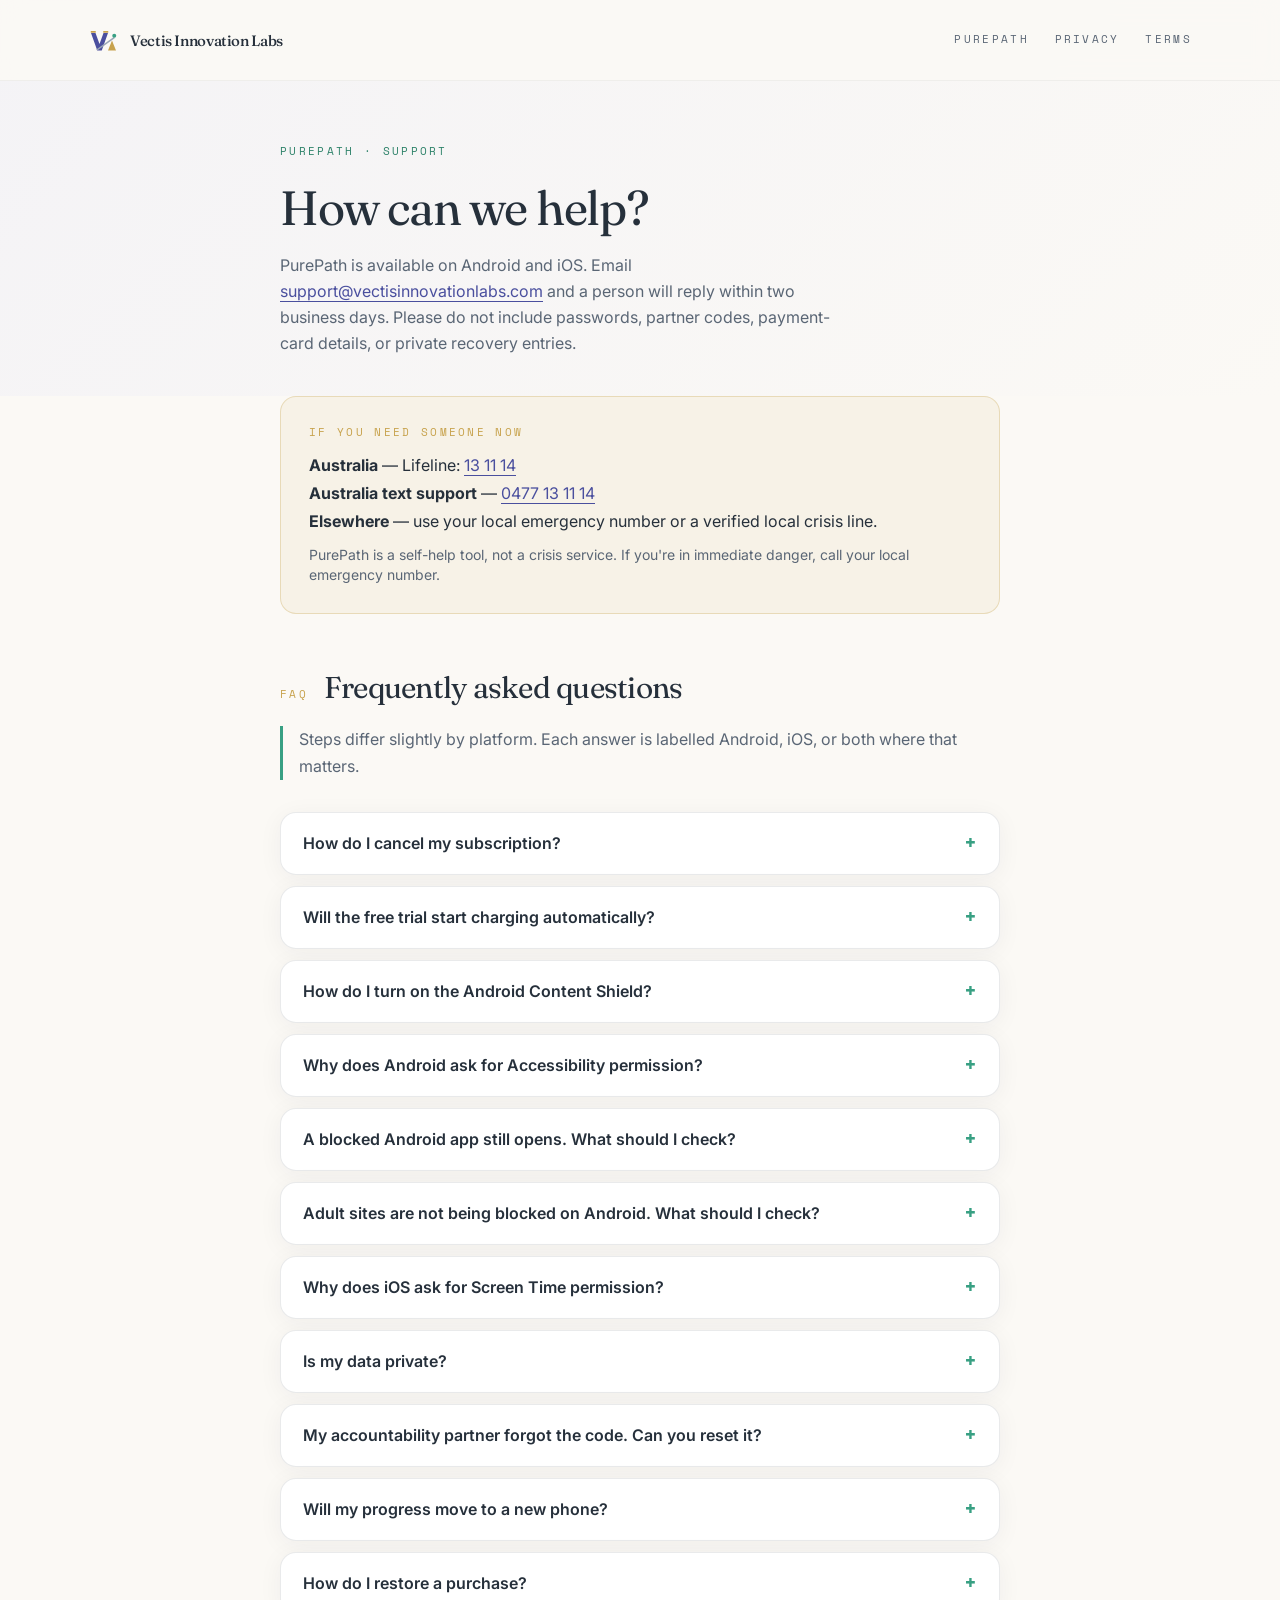
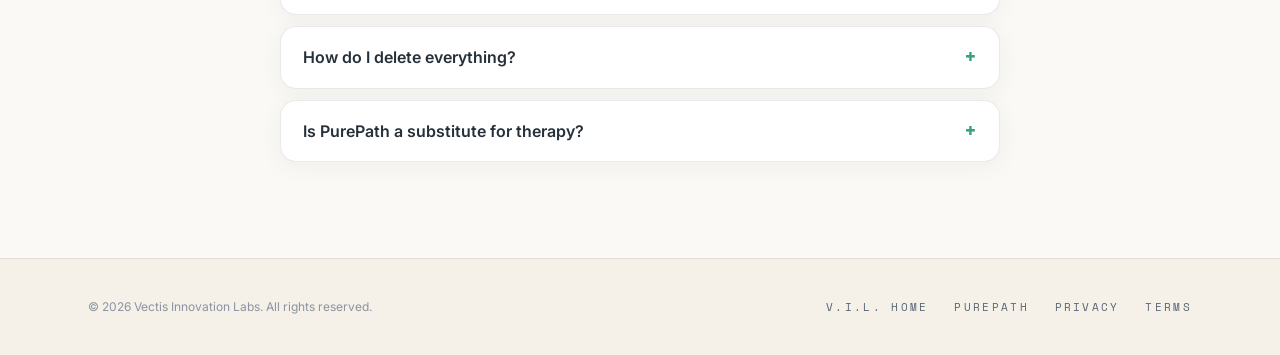
<file: support/index.html>
<!DOCTYPE html>
<html lang="en" class="scroll-smooth">
<head>
<meta charset="UTF-8" />
<meta name="viewport" content="width=device-width, initial-scale=1.0" />
<title>PurePath Support | Vectis Innovation Labs</title>
<meta name="description" content="Support and frequently asked questions for PurePath on Android and iOS, including Content Shield setup, subscriptions, privacy, and backups." />
<link rel="canonical" href="https://www.vectisinnovationlabs.com/support/" />

<link rel="preconnect" href="https://fonts.googleapis.com" />
<link rel="preconnect" href="https://fonts.gstatic.com" crossorigin="anonymous" />
<link href="https://fonts.googleapis.com/css2?family=Fraunces:ital,opsz,wght@0,9..144,400;0,9..144,500;0,9..144,600&amp;family=Inter:wght@400;500;600&amp;family=Space+Mono:wght@400;700&amp;display=swap" rel="stylesheet" />
<link rel="icon" href="../favicon.svg" type="image/svg+xml" />

<link rel="stylesheet" href="../styles.css" />
<style>
  body{font-family:'Inter',sans-serif;background:#FBF9F5;color:#26303B}
  .eyebrow{font-family:'Space Mono',monospace;letter-spacing:.22em;text-transform:uppercase;font-size:.66rem}
  .display{font-family:'Fraunces',serif;font-optical-sizing:auto}
  .ambient-panel{background:linear-gradient(135deg,rgba(237,237,247,.72),rgba(251,249,245,.92))}
  .legal-nav{display:flex;flex-wrap:wrap;justify-content:flex-end;gap:.75rem 1.6rem}
  @media (max-width:480px){.brand-wordmark{display:none}.legal-nav{gap:.5rem 1rem}.legal-nav .eyebrow{font-size:.6rem;letter-spacing:.16em}}
  details{border:1px solid rgba(38,48,59,.1);background:#FFFFFF;border-radius:1rem;box-shadow:0 4px 24px rgba(38,48,59,.05)}
  details+details{margin-top:.7rem}
  summary{cursor:pointer;padding:1.15rem 1.4rem;font-weight:600;list-style:none;display:flex;justify-content:space-between;align-items:center;gap:1rem}
  summary::-webkit-details-marker{display:none}
  summary::after{content:'+';color:#38A083;font-family:'Space Mono',monospace;font-size:1.3rem;line-height:1;transition:transform .2s ease}
  details[open] summary::after{transform:rotate(45deg)}
  details p{padding:0 1.4rem 1.25rem;color:#5A6675;line-height:1.7}
  details p+p{padding-top:0}
  details strong{color:#26303B;font-weight:600}
  details a{color:#4A4F9E;text-decoration:none;border-bottom:1px solid rgba(74,79,158,.35)}
  .platform-note{border-left:3px solid #38A083;padding-left:1rem;color:#5A6675;line-height:1.7}
  summary:focus-visible,a:focus-visible{outline:2px solid #4A4F9E;outline-offset:3px;border-radius:3px}
  @media (prefers-reduced-motion:reduce){*{transition-duration:.01ms!important}}
</style>
</head>

<body class="antialiased">

<header class="fixed top-0 inset-x-0 z-50 border-b border-ink/5 bg-canvas/85 backdrop-blur-md">
  <nav class="mx-auto max-w-6xl px-6 h-20 flex items-center justify-between" aria-label="Primary">
    <a href="../" class="flex items-center gap-3 shrink-0" aria-label="Vectis Innovation Labs — home">
      <svg width="30" height="25" viewBox="0 0 120 100" fill="none" aria-hidden="true">
        <polygon points="12,20 30,20 46,64 62,20 80,20 55,90 37,90" fill="#4A4F9E"/>
        <rect x="11" y="12" width="20" height="7" fill="#C7A24C"/><rect x="61" y="12" width="20" height="7" fill="#C7A24C"/>
        <polygon points="80,90 96,50 112,90" fill="#C7A24C"/>
        <path d="M33 86 L103 36 L107 41 L37 90 Z" fill="#9AA6B6"/>
        <circle cx="105" cy="31" r="8" fill="#38A083"/>
      </svg>
      <span class="brand-wordmark display font-medium tracking-tight text-[13px] sm:text-[15px] leading-none">Vectis Innovation Labs</span>
    </a>
    <div class="legal-nav shrink-0">
      <a href="../purepath/" class="eyebrow text-ink-soft hover:text-indigo transition-colors">PurePath</a>
      <a href="../privacy/" class="eyebrow text-ink-soft hover:text-indigo transition-colors">Privacy</a>
      <a href="../terms/" class="eyebrow text-ink-soft hover:text-indigo transition-colors">Terms</a>
    </div>
  </nav>
</header>

<section class="relative overflow-hidden pt-36 pb-10">
  <div class="absolute inset-x-0 top-0 h-full ambient-panel opacity-70" aria-hidden="true"></div>
  <div class="relative mx-auto max-w-3xl px-6">
    <p class="eyebrow text-mint-deep mb-6">PurePath · Support</p>
    <h1 class="display font-normal tracking-tight text-4xl sm:text-5xl leading-tight">How can we help?</h1>
    <p class="mt-5 text-ink-soft leading-relaxed max-w-xl">
      PurePath is available on Android and iOS. Email <a href="mailto:support@vectisinnovationlabs.com" class="text-indigo underline underline-offset-4 hover:no-underline">support@vectisinnovationlabs.com</a>
      and a person will reply within two business days. Please do not include passwords, partner codes, payment-card details, or private recovery entries.
    </p>
  </div>
</section>

<main class="pb-24">
  <div class="mx-auto max-w-3xl px-6">

    <div class="rounded-2xl border border-gold-arch/30 bg-gold-soft/50 p-6 sm:p-7 mb-14">
      <p class="eyebrow text-gold-arch mb-3">If you need someone now</p>
      <p class="text-ink"><strong>Australia</strong> — Lifeline: <a href="tel:+61131114" class="text-indigo underline underline-offset-4 hover:no-underline">13 11 14</a></p>
      <p class="text-ink mt-1"><strong>Australia text support</strong> — <a href="sms:+61477131114" class="text-indigo underline underline-offset-4 hover:no-underline">0477 13 11 14</a></p>
      <p class="text-ink mt-1"><strong>Elsewhere</strong> — use your local emergency number or a verified local crisis line.</p>
      <p class="text-ink-soft text-sm mt-3">PurePath is a self-help tool, not a crisis service. If you're in immediate danger, call your local emergency number.</p>
    </div>

    <div class="flex items-baseline gap-4 mb-5">
      <span class="eyebrow text-gold-arch">FAQ</span>
      <h2 class="display font-normal tracking-tight text-2xl sm:text-3xl">Frequently asked questions</h2>
    </div>
    <p class="platform-note mb-8">Steps differ slightly by platform. Each answer is labelled Android, iOS, or both where that matters.</p>

    <details>
      <summary>How do I cancel my subscription?</summary>
      <p><strong>Android:</strong> Open Google Play → profile picture → Payments &amp; subscriptions → Subscriptions → PurePath → Cancel subscription. You can also use <a href="https://play.google.com/store/account/subscriptions">Google Play's subscription page</a>.</p>
      <p><strong>iOS:</strong> Open Settings → your name → Subscriptions → PurePath → Cancel Subscription.</p>
      <p>Deleting PurePath does not cancel a subscription. Access normally continues until the end of the paid period. Vectis Innovation Labs cannot cancel a store subscription on your behalf.</p>
    </details>

    <details>
      <summary>Will the free trial start charging automatically?</summary>
      <p><strong>Android:</strong> The yearly subscription includes a seven-day free trial for eligible new customers. Google Play confirms eligibility and shows the yearly price that will be charged when the trial ends. Unless you cancel first, the trial converts to that automatically renewing yearly plan.</p>
      <p>Any trial shown by Google Play or the App Store converts to the displayed paid plan unless you cancel before it ends. The store purchase screen confirms eligibility, price, billing period, and renewal terms before you buy. PurePath may send a reminder if you allow notifications, but you should manage the subscription directly in your store account.</p>
    </details>

    <details>
      <summary>How do I turn on the Android Content Shield?</summary>
      <p>Open PurePath → Content Shield. Review the Accessibility disclosure, open Android's accessibility settings, select PurePath, and allow the service. Return to PurePath, choose the apps or site controls you want, turn protection on, and tap Apply protection. Keep both the in-app shield and the Android Accessibility service enabled.</p>
    </details>

    <details>
      <summary>Why does Android ask for Accessibility permission?</summary>
      <p>Android has no direct equivalent of Apple's Screen Time blocking framework. PurePath uses an Accessibility service to identify the current app and, in supported browsers, read the address bar so it can compare the app or domain with your block rules. That processing happens on your device. Address-bar values are not logged, stored, or transmitted. See the <a href="../privacy/">privacy policy</a> for the complete disclosure.</p>
    </details>

    <details>
      <summary>A blocked Android app still opens. What should I check?</summary>
      <p>Confirm that PurePath's Accessibility service is on in Android settings, protection is on inside PurePath, the app is selected, and you tapped Apply protection after making changes. Some apps briefly hand off to a separate sign-in or system screen; the shield follows supported hand-offs and may appear just after that transition. If the Accessibility service was turned off or stopped, reopen Content Shield and re-enable it.</p>
    </details>

    <details>
      <summary>Adult sites are not being blocked on Android. What should I check?</summary>
      <p>Confirm that the adult-site filter and protection are both on, tap Apply protection, and verify PurePath's Accessibility service remains enabled. Website blocking works in compatible browsers whose address bar Android exposes to the service. An in-app browser, a changed browser interface, or a browser that does not expose its address bar may not be supported. You can add a domain manually in Content Shield and open it in a supported browser to test.</p>
    </details>

    <details>
      <summary>Why does iOS ask for Screen Time permission?</summary>
      <p>On iOS, the Content Shield uses Apple's Family Controls and Screen Time frameworks to block selected apps and websites. iOS requires you to grant that permission. Apple represents selections with opaque tokens, so PurePath and Vectis Innovation Labs cannot read which apps and sites you selected.</p>
    </details>

    <details>
      <summary>Is my data private?</summary>
      <p>PurePath has no app account, advertising, analytics, or recovery-data server. Recovery entries and blocking settings stay on your device. Android's optional Accessibility-based shield processes the current app and supported browser address bar locally, without storing or transmitting address-bar values. Purchases are handled by Google Play or the App Store. See the <a href="../privacy/">privacy policy</a> for details and the limited exceptions for support email, store billing, and links you choose to open.</p>
    </details>

    <details>
      <summary>My accountability partner forgot the code. Can you reset it?</summary>
      <p>No. The partner code is converted to a one-way hash and stored only on your device. PurePath and Vectis Innovation Labs cannot view, recover, or remotely reset it. Your partner should keep the original code somewhere secure when protection is set up.</p>
    </details>

    <details>
      <summary>Will my progress move to a new phone?</summary>
      <p><strong>Android:</strong> Automatic cloud backup and device transfer are switched off. Before changing phones, open PurePath → Settings → Save an encrypted backup, choose a strong password, and keep both the file and password safe. On the new device, use Restore from a backup. PurePath cannot recover the file or password.</p>
      <p><strong>iOS:</strong> App data may move as part of an Apple-managed encrypted device backup or phone transfer, depending on your iOS and account settings. PurePath does not run a separate sync service.</p>
    </details>

    <details>
      <summary>How do I restore a purchase?</summary>
      <p>Use the same Google Play or Apple account that made the purchase, then reopen PurePath with an internet connection. The app checks the store for active subscriptions and lifetime purchases. If access does not return, restart the app and confirm the purchase is visible in your store account before contacting support.</p>
    </details>

    <details>
      <summary>How do I delete everything?</summary>
      <p>Open PurePath → Settings → Delete everything and confirm. This permanently erases the app data on that device and clears Content Shield configuration. Deleting the app also removes its local app data. Android backup files you exported and Apple-managed device backups are outside the app and must be deleted separately if you no longer want them.</p>
    </details>

    <details>
      <summary>Is PurePath a substitute for therapy?</summary>
      <p>No. PurePath is a self-help tool, not medical care, diagnosis, treatment, or a crisis service. It can be used alongside support from a qualified counselor, doctor, or support group.</p>
    </details>

  </div>
</main>

<footer class="border-t border-ink/10 bg-canvas-warm">
  <div class="mx-auto max-w-6xl px-6 py-10 flex flex-col sm:flex-row items-start sm:items-center justify-between gap-4">
    <p class="text-xs text-ink-mist">© 2026 Vectis Innovation Labs. All rights reserved.</p>
    <nav aria-label="Footer" class="legal-nav">
      <a href="../" class="eyebrow text-ink-soft hover:text-indigo transition-colors">V.I.L. Home</a>
      <a href="../purepath/" class="eyebrow text-ink-soft hover:text-indigo transition-colors">PurePath</a>
      <a href="../privacy/" class="eyebrow text-ink-soft hover:text-indigo transition-colors">Privacy</a>
      <a href="../terms/" class="eyebrow text-ink-soft hover:text-indigo transition-colors">Terms</a>
    </nav>
  </div>
</footer>

</body>
</html>
</file>
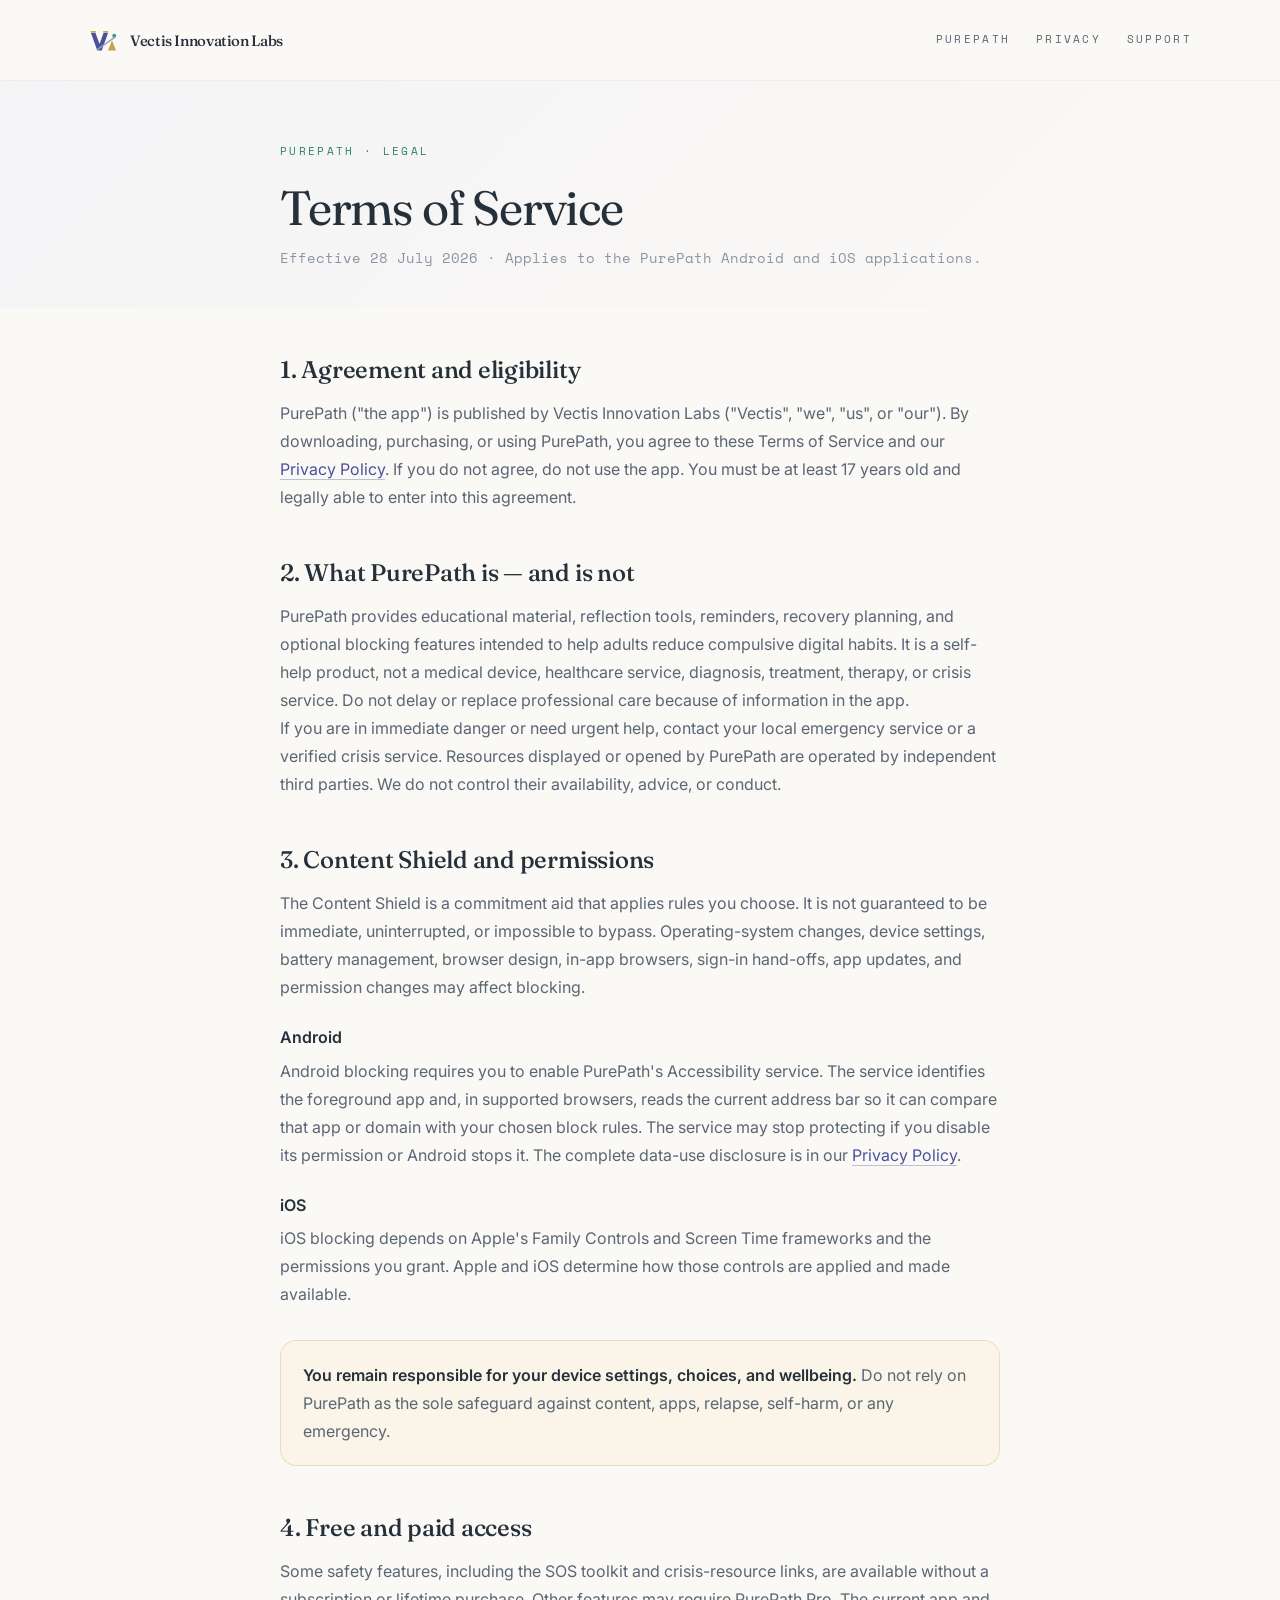
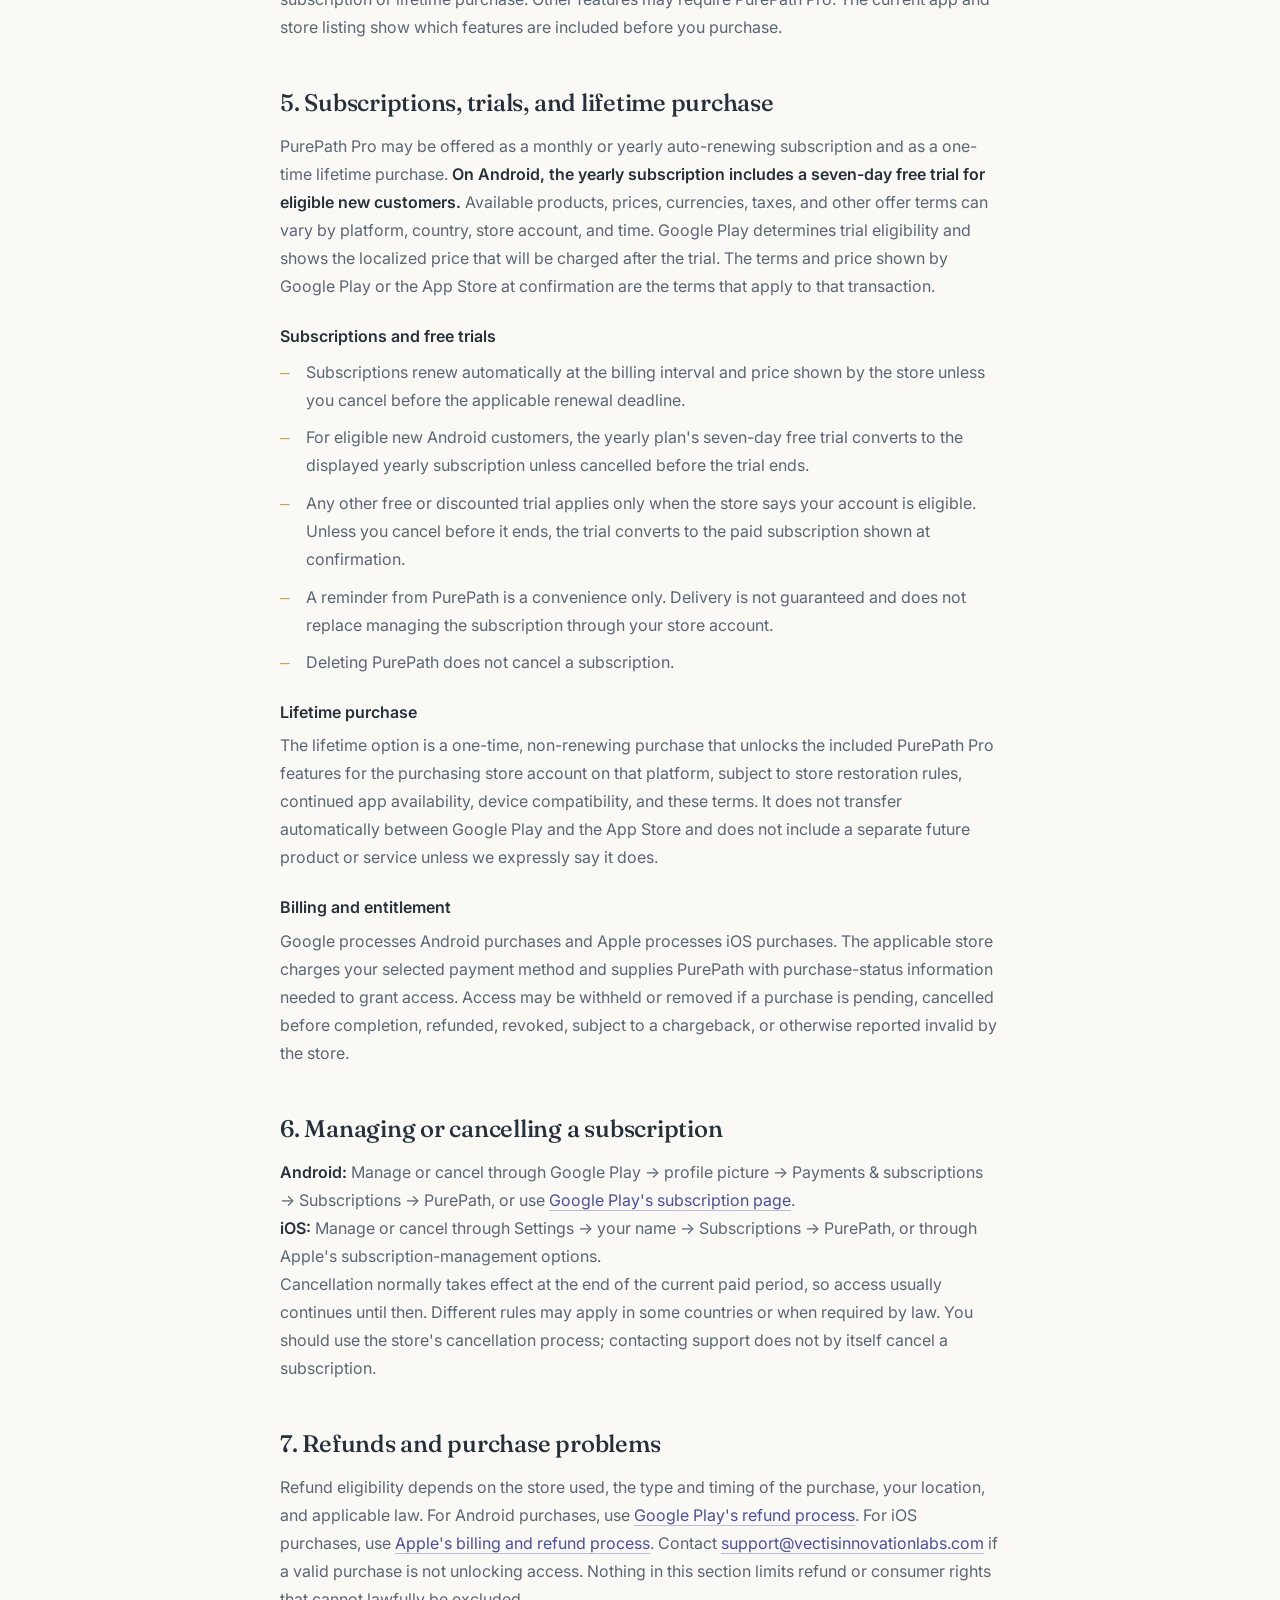
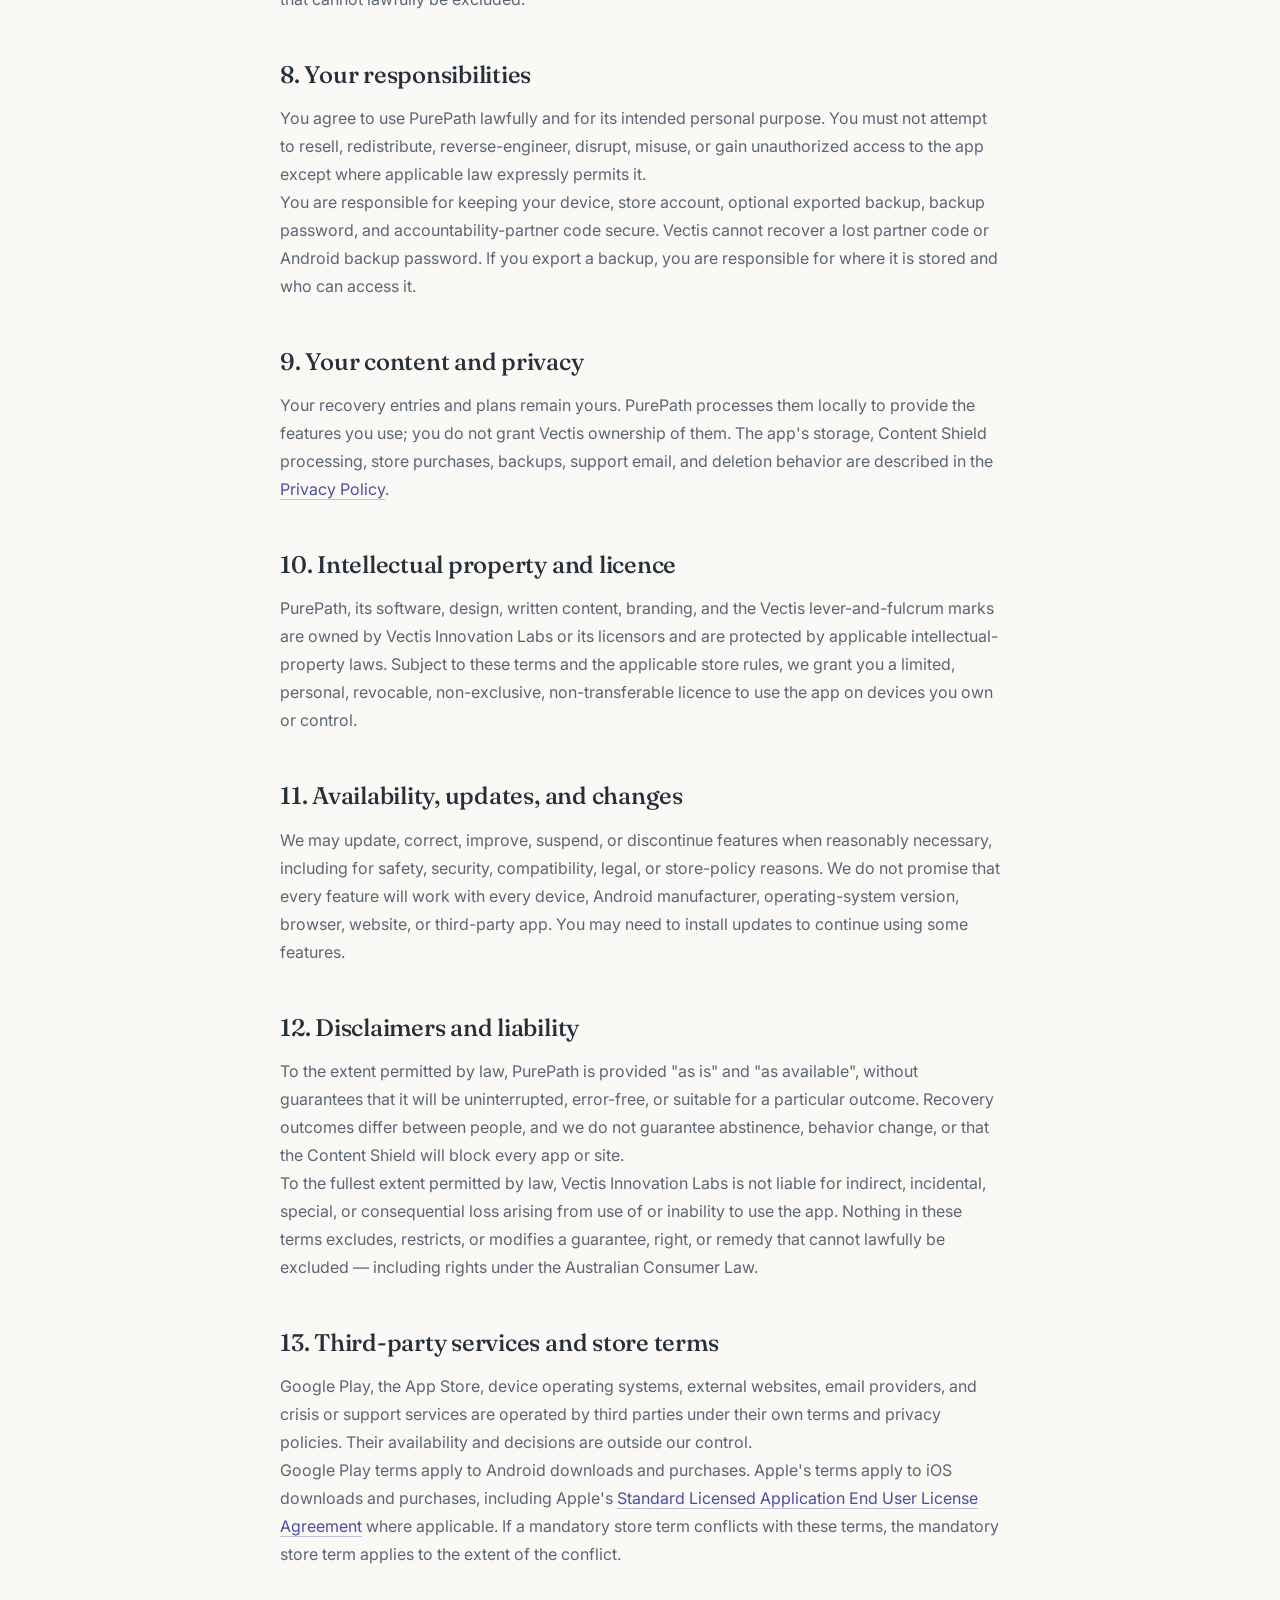
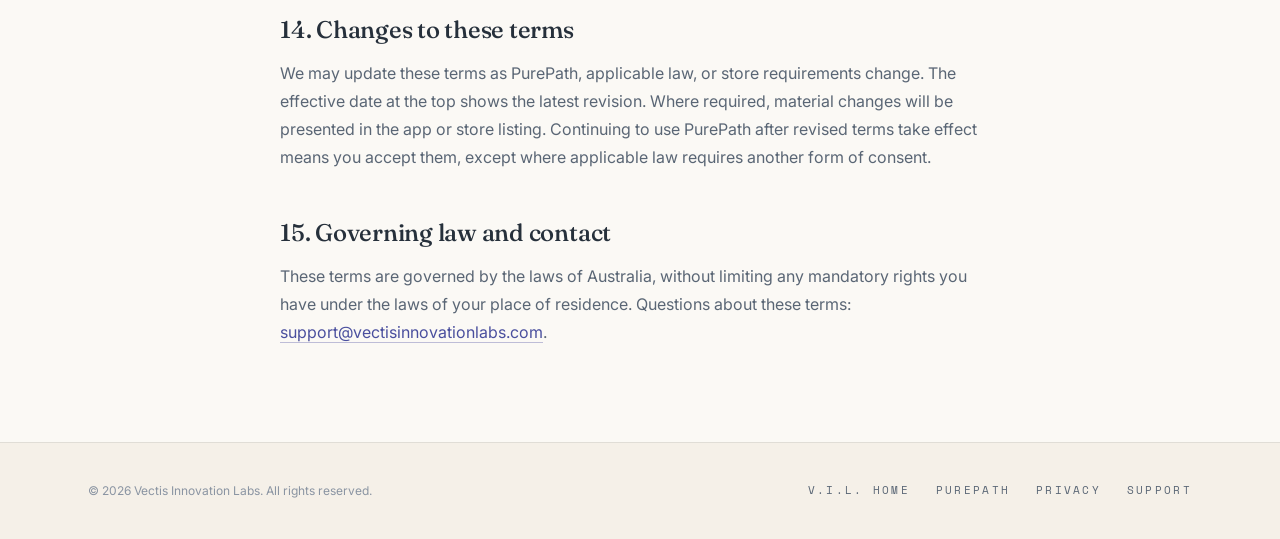
<file: terms/index.html>
<!DOCTYPE html>
<html lang="en" class="scroll-smooth">
<head>
<meta charset="UTF-8" />
<meta name="viewport" content="width=device-width, initial-scale=1.0" />
<title>PurePath Terms of Service | Vectis Innovation Labs</title>
<meta name="description" content="Terms of service for the PurePath Android and iOS apps, including subscriptions, free trials, lifetime purchases, and Content Shield use." />
<link rel="canonical" href="https://www.vectisinnovationlabs.com/terms/" />

<link rel="preconnect" href="https://fonts.googleapis.com" />
<link rel="preconnect" href="https://fonts.gstatic.com" crossorigin="anonymous" />
<link href="https://fonts.googleapis.com/css2?family=Fraunces:ital,opsz,wght@0,9..144,400;0,9..144,500;0,9..144,600&amp;family=Inter:wght@400;500;600&amp;family=Space+Mono:wght@400;700&amp;display=swap" rel="stylesheet" />
<link rel="icon" href="../favicon.svg" type="image/svg+xml" />

<link rel="stylesheet" href="../styles.css" />
<style>
  body{font-family:'Inter',sans-serif;background:#FBF9F5;color:#26303B}
  .eyebrow{font-family:'Space Mono',monospace;letter-spacing:.22em;text-transform:uppercase;font-size:.66rem}
  .display{font-family:'Fraunces',serif;font-optical-sizing:auto}
  .ambient-panel{background:linear-gradient(135deg,rgba(237,237,247,.72),rgba(251,249,245,.92))}
  .legal-nav{display:flex;flex-wrap:wrap;justify-content:flex-end;gap:.75rem 1.6rem}
  @media (max-width:480px){.brand-wordmark{display:none}.legal-nav{gap:.5rem 1rem}.legal-nav .eyebrow{font-size:.6rem;letter-spacing:.16em}}
  .policy h2{font-family:'Fraunces',serif;font-weight:500;letter-spacing:-.01em;font-size:1.5rem;margin-top:2.75rem;margin-bottom:.7rem;color:#26303B}
  .policy h3{font-size:1rem;font-weight:600;margin-top:1.5rem;margin-bottom:.45rem;color:#26303B}
  .policy p,.policy li{color:#5A6675;line-height:1.75}
  .policy ul{margin-top:.6rem;padding-left:0;list-style:none}
  .policy li{margin-bottom:.6rem;padding-left:1.6rem;position:relative}
  .policy li::before{content:"—";position:absolute;left:0;color:#C7A24C;font-family:'Space Mono',monospace}
  .policy strong{color:#26303B;font-weight:600}
  .policy a{color:#4A4F9E;text-decoration:none;border-bottom:1px solid rgba(74,79,158,.35)}
  .policy a:hover{border-bottom-color:#4A4F9E}
  .terms-callout{margin-top:2rem;padding:1.25rem 1.4rem;border:1px solid rgba(199,162,76,.28);border-radius:1rem;background:rgba(248,240,218,.45)}
  .terms-callout p{margin:0}
  a:focus-visible{outline:2px solid #4A4F9E;outline-offset:3px;border-radius:3px}
</style>
</head>

<body class="antialiased">

<header class="fixed top-0 inset-x-0 z-50 border-b border-ink/5 bg-canvas/85 backdrop-blur-md">
  <nav class="mx-auto max-w-6xl px-6 h-20 flex items-center justify-between" aria-label="Primary">
    <a href="../" class="flex items-center gap-3 shrink-0" aria-label="Vectis Innovation Labs — home">
      <svg width="30" height="25" viewBox="0 0 120 100" fill="none" aria-hidden="true">
        <polygon points="12,20 30,20 46,64 62,20 80,20 55,90 37,90" fill="#4A4F9E"/>
        <rect x="11" y="12" width="20" height="7" fill="#C7A24C"/><rect x="61" y="12" width="20" height="7" fill="#C7A24C"/>
        <polygon points="80,90 96,50 112,90" fill="#C7A24C"/>
        <path d="M33 86 L103 36 L107 41 L37 90 Z" fill="#9AA6B6"/>
        <circle cx="105" cy="31" r="8" fill="#38A083"/>
      </svg>
      <span class="brand-wordmark display font-medium tracking-tight text-[13px] sm:text-[15px] leading-none">Vectis Innovation Labs</span>
    </a>
    <div class="legal-nav shrink-0">
      <a href="../purepath/" class="eyebrow text-ink-soft hover:text-indigo transition-colors">PurePath</a>
      <a href="../privacy/" class="eyebrow text-ink-soft hover:text-indigo transition-colors">Privacy</a>
      <a href="../support/" class="eyebrow text-ink-soft hover:text-indigo transition-colors">Support</a>
    </div>
  </nav>
</header>

<section class="relative overflow-hidden pt-36 pb-10">
  <div class="absolute inset-x-0 top-0 h-full ambient-panel opacity-70" aria-hidden="true"></div>
  <div class="relative mx-auto max-w-3xl px-6">
    <p class="eyebrow text-mint-deep mb-6">PurePath · Legal</p>
    <h1 class="display font-normal tracking-tight text-4xl sm:text-5xl leading-tight">Terms of Service</h1>
    <p class="mt-4 text-ink-mist text-sm font-mono">Effective 28 July 2026 · Applies to the PurePath Android and iOS applications.</p>
  </div>
</section>

<main class="pb-24">
  <div class="mx-auto max-w-3xl px-6">
    <div class="policy">
      <h2>1. Agreement and eligibility</h2>
      <p>PurePath ("the app") is published by Vectis Innovation Labs ("Vectis", "we", "us", or "our"). By downloading, purchasing, or using PurePath, you agree to these Terms of Service and our <a href="../privacy/">Privacy Policy</a>. If you do not agree, do not use the app. You must be at least 17 years old and legally able to enter into this agreement.</p>

      <h2>2. What PurePath is — and is not</h2>
      <p>PurePath provides educational material, reflection tools, reminders, recovery planning, and optional blocking features intended to help adults reduce compulsive digital habits. It is a self-help product, not a medical device, healthcare service, diagnosis, treatment, therapy, or crisis service. Do not delay or replace professional care because of information in the app.</p>
      <p>If you are in immediate danger or need urgent help, contact your local emergency service or a verified crisis service. Resources displayed or opened by PurePath are operated by independent third parties. We do not control their availability, advice, or conduct.</p>

      <h2>3. Content Shield and permissions</h2>
      <p>The Content Shield is a commitment aid that applies rules you choose. It is not guaranteed to be immediate, uninterrupted, or impossible to bypass. Operating-system changes, device settings, battery management, browser design, in-app browsers, sign-in hand-offs, app updates, and permission changes may affect blocking.</p>

      <h3>Android</h3>
      <p>Android blocking requires you to enable PurePath's Accessibility service. The service identifies the foreground app and, in supported browsers, reads the current address bar so it can compare that app or domain with your chosen block rules. The service may stop protecting if you disable its permission or Android stops it. The complete data-use disclosure is in our <a href="../privacy/">Privacy Policy</a>.</p>

      <h3>iOS</h3>
      <p>iOS blocking depends on Apple's Family Controls and Screen Time frameworks and the permissions you grant. Apple and iOS determine how those controls are applied and made available.</p>

      <div class="terms-callout">
        <p><strong>You remain responsible for your device settings, choices, and wellbeing.</strong> Do not rely on PurePath as the sole safeguard against content, apps, relapse, self-harm, or any emergency.</p>
      </div>

      <h2>4. Free and paid access</h2>
      <p>Some safety features, including the SOS toolkit and crisis-resource links, are available without a subscription or lifetime purchase. Other features may require PurePath Pro. The current app and store listing show which features are included before you purchase.</p>

      <h2>5. Subscriptions, trials, and lifetime purchase</h2>
      <p>PurePath Pro may be offered as a monthly or yearly auto-renewing subscription and as a one-time lifetime purchase. <strong>On Android, the yearly subscription includes a seven-day free trial for eligible new customers.</strong> Available products, prices, currencies, taxes, and other offer terms can vary by platform, country, store account, and time. Google Play determines trial eligibility and shows the localized price that will be charged after the trial. The terms and price shown by Google Play or the App Store at confirmation are the terms that apply to that transaction.</p>

      <h3>Subscriptions and free trials</h3>
      <ul>
        <li>Subscriptions renew automatically at the billing interval and price shown by the store unless you cancel before the applicable renewal deadline.</li>
        <li>For eligible new Android customers, the yearly plan's seven-day free trial converts to the displayed yearly subscription unless cancelled before the trial ends.</li>
        <li>Any other free or discounted trial applies only when the store says your account is eligible. Unless you cancel before it ends, the trial converts to the paid subscription shown at confirmation.</li>
        <li>A reminder from PurePath is a convenience only. Delivery is not guaranteed and does not replace managing the subscription through your store account.</li>
        <li>Deleting PurePath does not cancel a subscription.</li>
      </ul>

      <h3>Lifetime purchase</h3>
      <p>The lifetime option is a one-time, non-renewing purchase that unlocks the included PurePath Pro features for the purchasing store account on that platform, subject to store restoration rules, continued app availability, device compatibility, and these terms. It does not transfer automatically between Google Play and the App Store and does not include a separate future product or service unless we expressly say it does.</p>

      <h3>Billing and entitlement</h3>
      <p>Google processes Android purchases and Apple processes iOS purchases. The applicable store charges your selected payment method and supplies PurePath with purchase-status information needed to grant access. Access may be withheld or removed if a purchase is pending, cancelled before completion, refunded, revoked, subject to a chargeback, or otherwise reported invalid by the store.</p>

      <h2>6. Managing or cancelling a subscription</h2>
      <p><strong>Android:</strong> Manage or cancel through Google Play → profile picture → Payments &amp; subscriptions → Subscriptions → PurePath, or use <a href="https://play.google.com/store/account/subscriptions">Google Play's subscription page</a>.</p>
      <p><strong>iOS:</strong> Manage or cancel through Settings → your name → Subscriptions → PurePath, or through Apple's subscription-management options.</p>
      <p>Cancellation normally takes effect at the end of the current paid period, so access usually continues until then. Different rules may apply in some countries or when required by law. You should use the store's cancellation process; contacting support does not by itself cancel a subscription.</p>

      <h2>7. Refunds and purchase problems</h2>
      <p>Refund eligibility depends on the store used, the type and timing of the purchase, your location, and applicable law. For Android purchases, use <a href="https://support.google.com/googleplay/answer/2479637">Google Play's refund process</a>. For iOS purchases, use <a href="https://support.apple.com/billing">Apple's billing and refund process</a>. Contact <a href="mailto:support@vectisinnovationlabs.com">support@vectisinnovationlabs.com</a> if a valid purchase is not unlocking access. Nothing in this section limits refund or consumer rights that cannot lawfully be excluded.</p>

      <h2>8. Your responsibilities</h2>
      <p>You agree to use PurePath lawfully and for its intended personal purpose. You must not attempt to resell, redistribute, reverse-engineer, disrupt, misuse, or gain unauthorized access to the app except where applicable law expressly permits it.</p>
      <p>You are responsible for keeping your device, store account, optional exported backup, backup password, and accountability-partner code secure. Vectis cannot recover a lost partner code or Android backup password. If you export a backup, you are responsible for where it is stored and who can access it.</p>

      <h2>9. Your content and privacy</h2>
      <p>Your recovery entries and plans remain yours. PurePath processes them locally to provide the features you use; you do not grant Vectis ownership of them. The app's storage, Content Shield processing, store purchases, backups, support email, and deletion behavior are described in the <a href="../privacy/">Privacy Policy</a>.</p>

      <h2>10. Intellectual property and licence</h2>
      <p>PurePath, its software, design, written content, branding, and the Vectis lever-and-fulcrum marks are owned by Vectis Innovation Labs or its licensors and are protected by applicable intellectual-property laws. Subject to these terms and the applicable store rules, we grant you a limited, personal, revocable, non-exclusive, non-transferable licence to use the app on devices you own or control.</p>

      <h2>11. Availability, updates, and changes</h2>
      <p>We may update, correct, improve, suspend, or discontinue features when reasonably necessary, including for safety, security, compatibility, legal, or store-policy reasons. We do not promise that every feature will work with every device, Android manufacturer, operating-system version, browser, website, or third-party app. You may need to install updates to continue using some features.</p>

      <h2>12. Disclaimers and liability</h2>
      <p>To the extent permitted by law, PurePath is provided "as is" and "as available", without guarantees that it will be uninterrupted, error-free, or suitable for a particular outcome. Recovery outcomes differ between people, and we do not guarantee abstinence, behavior change, or that the Content Shield will block every app or site.</p>
      <p>To the fullest extent permitted by law, Vectis Innovation Labs is not liable for indirect, incidental, special, or consequential loss arising from use of or inability to use the app. Nothing in these terms excludes, restricts, or modifies a guarantee, right, or remedy that cannot lawfully be excluded — including rights under the Australian Consumer Law.</p>

      <h2>13. Third-party services and store terms</h2>
      <p>Google Play, the App Store, device operating systems, external websites, email providers, and crisis or support services are operated by third parties under their own terms and privacy policies. Their availability and decisions are outside our control.</p>
      <p>Google Play terms apply to Android downloads and purchases. Apple's terms apply to iOS downloads and purchases, including Apple's <a href="https://www.apple.com/legal/internet-services/itunes/dev/stdeula/">Standard Licensed Application End User License Agreement</a> where applicable. If a mandatory store term conflicts with these terms, the mandatory store term applies to the extent of the conflict.</p>

      <h2>14. Changes to these terms</h2>
      <p>We may update these terms as PurePath, applicable law, or store requirements change. The effective date at the top shows the latest revision. Where required, material changes will be presented in the app or store listing. Continuing to use PurePath after revised terms take effect means you accept them, except where applicable law requires another form of consent.</p>

      <h2>15. Governing law and contact</h2>
      <p>These terms are governed by the laws of Australia, without limiting any mandatory rights you have under the laws of your place of residence. Questions about these terms: <a href="mailto:support@vectisinnovationlabs.com">support@vectisinnovationlabs.com</a>.</p>
    </div>
  </div>
</main>

<footer class="border-t border-ink/10 bg-canvas-warm">
  <div class="mx-auto max-w-6xl px-6 py-10 flex flex-col sm:flex-row items-start sm:items-center justify-between gap-4">
    <p class="text-xs text-ink-mist">© 2026 Vectis Innovation Labs. All rights reserved.</p>
    <nav aria-label="Footer" class="legal-nav">
      <a href="../" class="eyebrow text-ink-soft hover:text-indigo transition-colors">V.I.L. Home</a>
      <a href="../purepath/" class="eyebrow text-ink-soft hover:text-indigo transition-colors">PurePath</a>
      <a href="../privacy/" class="eyebrow text-ink-soft hover:text-indigo transition-colors">Privacy</a>
      <a href="../support/" class="eyebrow text-ink-soft hover:text-indigo transition-colors">Support</a>
    </nav>
  </div>
</footer>

</body>
</html>
</file>
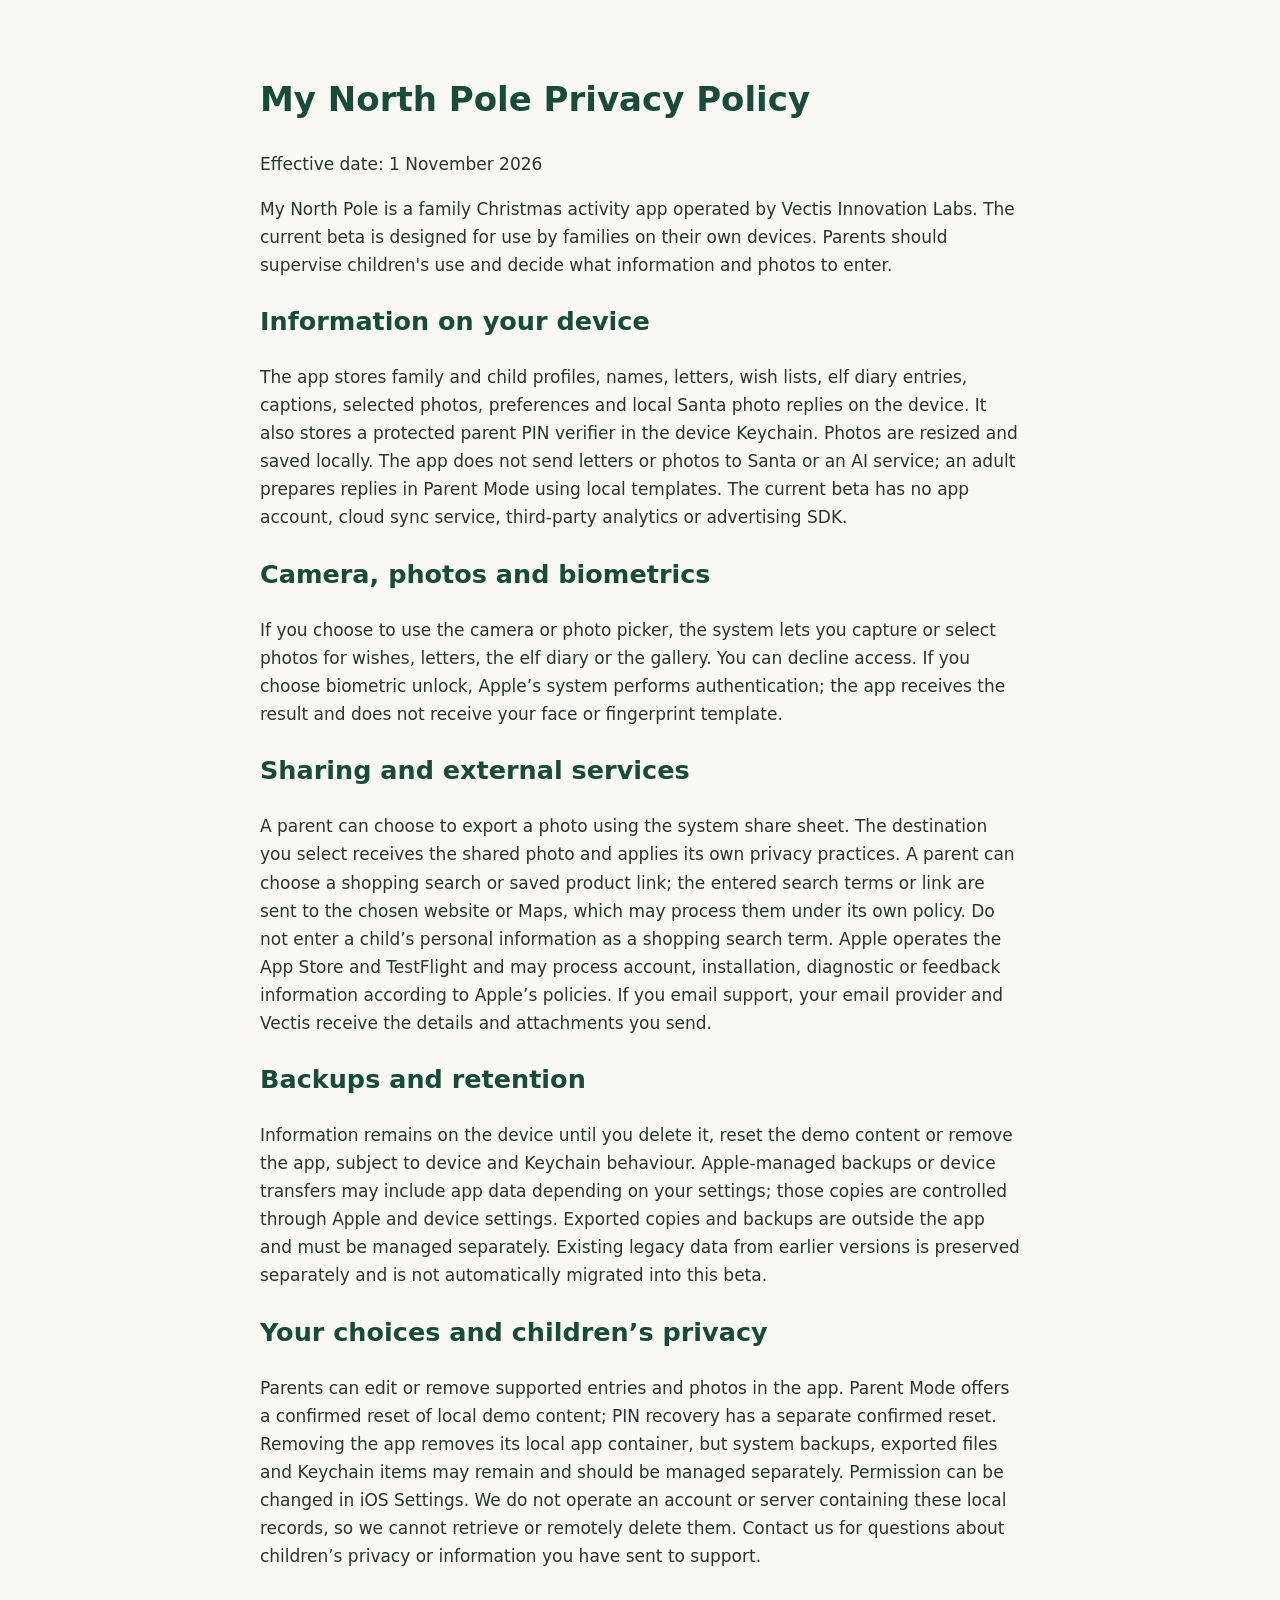
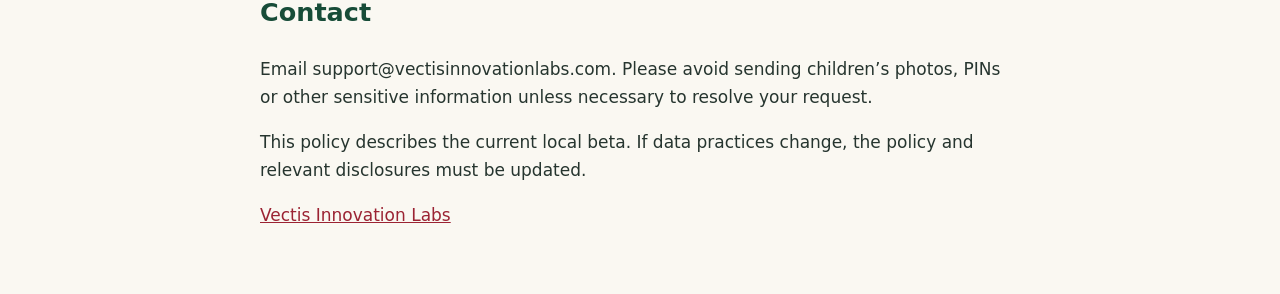
<file: my-north-pole/privacy/index.html>
<!doctype html><html lang="en"><head><meta charset="utf-8"><meta name="viewport" content="width=device-width,initial-scale=1"><title>My North Pole Privacy Policy</title><style>body{font:17px/1.65 system-ui,sans-serif;color:#26352f;background:#faf8f2;margin:0}main{max-width:760px;margin:auto;padding:3rem 1.5rem}h1,h2{color:#174c38}a{color:#9b2333}</style></head><body><main><h1>My North Pole Privacy Policy</h1><p>Effective date: 1 November 2026</p><p>My North Pole is a family Christmas activity app operated by Vectis Innovation Labs. The current beta is designed for use by families on their own devices. Parents should supervise children&#x27;s use and decide what information and photos to enter.</p><h2>Information on your device</h2><p>The app stores family and child profiles, names, letters, wish lists, elf diary entries, captions, selected photos, preferences and local Santa photo replies on the device. It also stores a protected parent PIN verifier in the device Keychain. Photos are resized and saved locally. The app does not send letters or photos to Santa or an AI service; an adult prepares replies in Parent Mode using local templates. The current beta has no app account, cloud sync service, third-party analytics or advertising SDK.</p><h2>Camera, photos and biometrics</h2><p>If you choose to use the camera or photo picker, the system lets you capture or select photos for wishes, letters, the elf diary or the gallery. You can decline access. If you choose biometric unlock, Apple’s system performs authentication; the app receives the result and does not receive your face or fingerprint template.</p><h2>Sharing and external services</h2><p>A parent can choose to export a photo using the system share sheet. The destination you select receives the shared photo and applies its own privacy practices. A parent can choose a shopping search or saved product link; the entered search terms or link are sent to the chosen website or Maps, which may process them under its own policy. Do not enter a child’s personal information as a shopping search term. Apple operates the App Store and TestFlight and may process account, installation, diagnostic or feedback information according to Apple’s policies. If you email support, your email provider and Vectis receive the details and attachments you send.</p><h2>Backups and retention</h2><p>Information remains on the device until you delete it, reset the demo content or remove the app, subject to device and Keychain behaviour. Apple-managed backups or device transfers may include app data depending on your settings; those copies are controlled through Apple and device settings. Exported copies and backups are outside the app and must be managed separately. Existing legacy data from earlier versions is preserved separately and is not automatically migrated into this beta.</p><h2>Your choices and children’s privacy</h2><p>Parents can edit or remove supported entries and photos in the app. Parent Mode offers a confirmed reset of local demo content; PIN recovery has a separate confirmed reset. Removing the app removes its local app container, but system backups, exported files and Keychain items may remain and should be managed separately. Permission can be changed in iOS Settings. We do not operate an account or server containing these local records, so we cannot retrieve or remotely delete them. Contact us for questions about children’s privacy or information you have sent to support.</p><h2>Contact</h2><p>Email support@vectisinnovationlabs.com. Please avoid sending children’s photos, PINs or other sensitive information unless necessary to resolve your request.</p><p>This policy describes the current local beta. If data practices change, the policy and relevant disclosures must be updated.</p><p><a href="/">Vectis Innovation Labs</a></p></main></body></html>
</file>
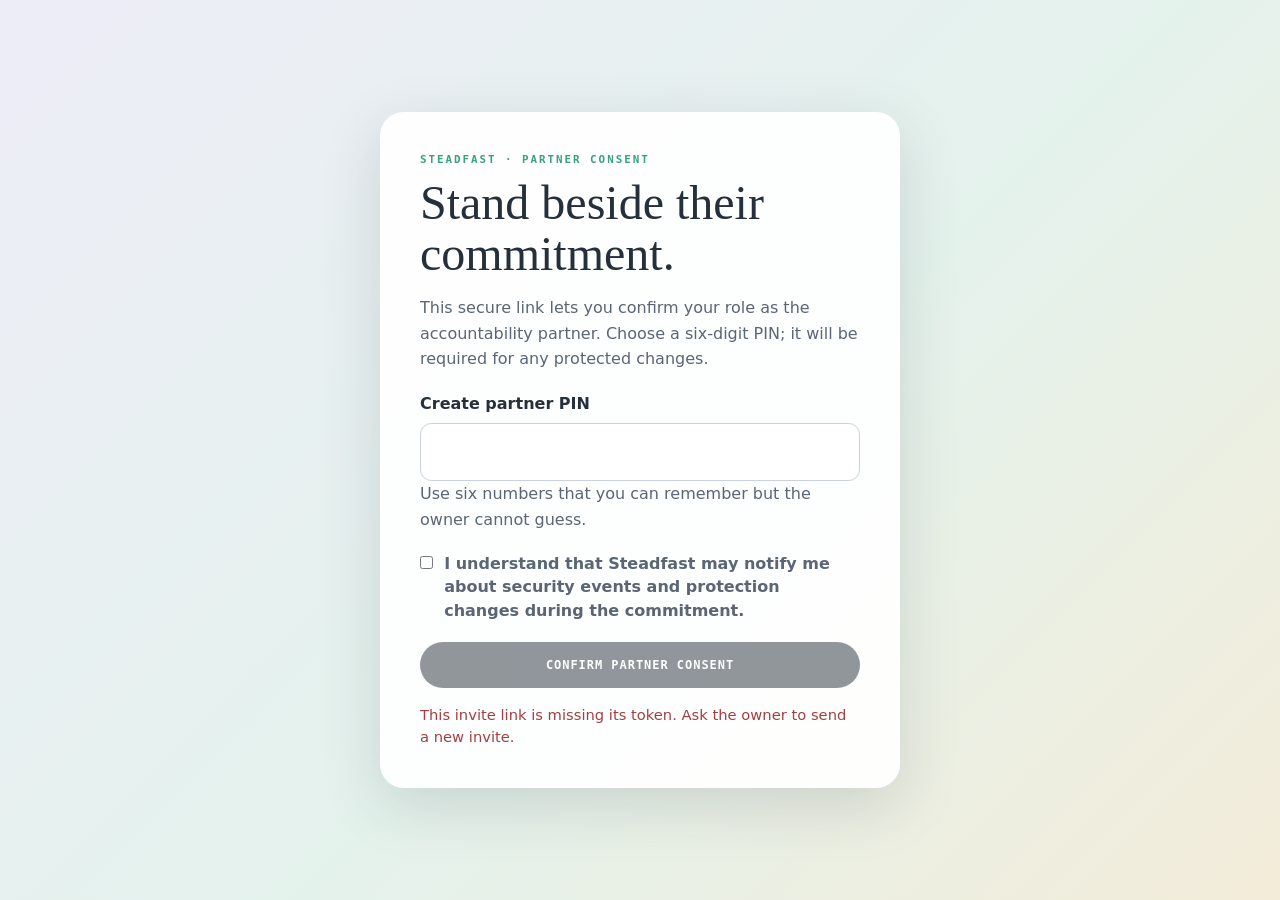
<file: partner/accept/index.html>
<!doctype html>
<html lang="en">
<head>
  <meta charset="utf-8" />
  <meta name="viewport" content="width=device-width, initial-scale=1" />
  <title>Steadfast partner consent</title>
  <link rel="stylesheet" href="/styles.css" />
  <style>
    :root { --ink:#26303B; --soft:#5A6675; --mint:#38A083; --indigo:#4A4F9E; --canvas:#FBF9F5; }
    body { min-height:100vh; margin:0; display:grid; place-items:center; background:linear-gradient(135deg,#EDEDF7,#E4F2EC 55%,#F3ECD9); color:var(--ink); font-family:Inter,system-ui,sans-serif; }
    main { width:min(92vw, 520px); box-sizing:border-box; padding:2.5rem; border-radius:1.5rem; background:rgba(255,255,255,.94); box-shadow:0 18px 60px rgba(38,48,59,.15); }
    .eyebrow { letter-spacing:.18em; text-transform:uppercase; font:700 .68rem/1.4 "Space Mono",monospace; color:var(--mint); }
    h1 { margin:.7rem 0 1rem; font:500 clamp(2rem,7vw,3rem)/1.05 Fraunces,Georgia,serif; }
    p { color:var(--soft); line-height:1.6; }
    label { display:block; margin:1.25rem 0 .45rem; font-weight:600; }
    input[type=password] { width:100%; box-sizing:border-box; padding:.85rem 1rem; border:1px solid #CBD2DC; border-radius:.7rem; font-size:1.2rem; letter-spacing:.25em; }
    .consent { display:flex; gap:.7rem; align-items:flex-start; margin:1.25rem 0; color:var(--soft); line-height:1.45; }
    .consent input { margin-top:.25rem; accent-color:var(--indigo); }
    button { width:100%; border:0; border-radius:999px; padding:1rem 1.3rem; background:var(--ink); color:white; font:700 .75rem "Space Mono",monospace; letter-spacing:.08em; text-transform:uppercase; cursor:pointer; }
    button:disabled { opacity:.5; cursor:not-allowed; }
    #status { min-height:1.5em; margin-top:1rem; font-size:.92rem; }
    .error { color:#A63D40; } .success { color:#24785F; }
    .hidden { display:none; }
  </style>
</head>
<body>
  <main>
    <div class="eyebrow">Steadfast · partner consent</div>
    <h1>Stand beside their commitment.</h1>
    <p>This secure link lets you confirm your role as the accountability partner. Choose a six-digit PIN; it will be required for any protected changes.</p>
    <form id="form" novalidate>
      <label for="pin">Create partner PIN</label>
      <input id="pin" type="password" inputmode="numeric" autocomplete="new-password" minlength="6" maxlength="6" pattern="[0-9]{6}" required aria-describedby="pin-help" />
      <p id="pin-help">Use six numbers that you can remember but the owner cannot guess.</p>
      <label class="consent"><input id="consent" type="checkbox" required /> <span>I understand that Steadfast may notify me about security events and protection changes during the commitment.</span></label>
      <button id="submit" type="submit">Confirm partner consent</button>
      <div id="status" role="status" aria-live="polite"></div>
    </form>
  </main>
  <script>
    const endpoint = "https://qpsfpqipambkabcyuhsc.supabase.co/functions/v1/accept-partner-invite";
    const token = new URLSearchParams(location.search).get("token") || "";
    const form = document.getElementById("form");
    const pin = document.getElementById("pin");
    const consent = document.getElementById("consent");
    const submit = document.getElementById("submit");
    const status = document.getElementById("status");
    function show(message, kind) { status.textContent = message; status.className = kind || ""; }
    if (!token) { submit.disabled = true; show("This invite link is missing its token. Ask the owner to send a new invite.", "error"); }
    form.addEventListener("submit", async (event) => {
      event.preventDefault();
      if (!token || !/^\d{6}$/.test(pin.value) || !consent.checked) { show("Enter a six-digit PIN and accept the consent statement.", "error"); return; }
      submit.disabled = true; show("Confirming your consent…");
      try {
        const response = await fetch(endpoint, { method:"POST", headers:{"content-type":"application/json"}, body:JSON.stringify({ token, pin:pin.value, consentAccepted:true }) });
        const payload = await response.json().catch(() => ({}));
        if (!response.ok) throw new Error(payload?.error?.message || "The invite could not be accepted.");
        form.classList.add("hidden"); show("Consent confirmed. You can close this page.", "success");
      } catch (error) { submit.disabled = false; show(error.message || "The invite could not be accepted.", "error"); }
    });
  </script>
</body>
</html>
</file>
<file: styles.css>
/* Generated from Tailwind CDN output for the static PurePath site. Keeps deployment free of runtime Tailwind dependency. */
*, ::before, ::after { --tw-border-spacing-x: 0; --tw-border-spacing-y: 0; --tw-translate-x: 0; --tw-translate-y: 0; --tw-rotate: 0; --tw-skew-x: 0; --tw-skew-y: 0; --tw-scale-x: 1; --tw-scale-y: 1; --tw-pan-x: ; --tw-pan-y: ; --tw-pinch-zoom: ; --tw-scroll-snap-strictness: proximity; --tw-gradient-from-position: ; --tw-gradient-via-position: ; --tw-gradient-to-position: ; --tw-ordinal: ; --tw-slashed-zero: ; --tw-numeric-figure: ; --tw-numeric-spacing: ; --tw-numeric-fraction: ; --tw-ring-inset: ; --tw-ring-offset-width: 0px; --tw-ring-offset-color: #fff; --tw-ring-color: rgb(59 130 246 / 0.5); --tw-ring-offset-shadow: 0 0 #0000; --tw-ring-shadow: 0 0 #0000; --tw-shadow: 0 0 #0000; --tw-shadow-colored: 0 0 #0000; --tw-blur: ; --tw-brightness: ; --tw-contrast: ; --tw-grayscale: ; --tw-hue-rotate: ; --tw-invert: ; --tw-saturate: ; --tw-sepia: ; --tw-drop-shadow: ; --tw-backdrop-blur: ; --tw-backdrop-brightness: ; --tw-backdrop-contrast: ; --tw-backdrop-grayscale: ; --tw-backdrop-hue-rotate: ; --tw-backdrop-invert: ; --tw-backdrop-opacity: ; --tw-backdrop-saturate: ; --tw-backdrop-sepia: ; --tw-contain-size: ; --tw-contain-layout: ; --tw-contain-paint: ; --tw-contain-style: ; }
::backdrop { --tw-border-spacing-x: 0; --tw-border-spacing-y: 0; --tw-translate-x: 0; --tw-translate-y: 0; --tw-rotate: 0; --tw-skew-x: 0; --tw-skew-y: 0; --tw-scale-x: 1; --tw-scale-y: 1; --tw-pan-x: ; --tw-pan-y: ; --tw-pinch-zoom: ; --tw-scroll-snap-strictness: proximity; --tw-gradient-from-position: ; --tw-gradient-via-position: ; --tw-gradient-to-position: ; --tw-ordinal: ; --tw-slashed-zero: ; --tw-numeric-figure: ; --tw-numeric-spacing: ; --tw-numeric-fraction: ; --tw-ring-inset: ; --tw-ring-offset-width: 0px; --tw-ring-offset-color: #fff; --tw-ring-color: rgb(59 130 246 / 0.5); --tw-ring-offset-shadow: 0 0 #0000; --tw-ring-shadow: 0 0 #0000; --tw-shadow: 0 0 #0000; --tw-shadow-colored: 0 0 #0000; --tw-blur: ; --tw-brightness: ; --tw-contrast: ; --tw-grayscale: ; --tw-hue-rotate: ; --tw-invert: ; --tw-saturate: ; --tw-sepia: ; --tw-drop-shadow: ; --tw-backdrop-blur: ; --tw-backdrop-brightness: ; --tw-backdrop-contrast: ; --tw-backdrop-grayscale: ; --tw-backdrop-hue-rotate: ; --tw-backdrop-invert: ; --tw-backdrop-opacity: ; --tw-backdrop-saturate: ; --tw-backdrop-sepia: ; --tw-contain-size: ; --tw-contain-layout: ; --tw-contain-paint: ; --tw-contain-style: ; }
*, ::after, ::before { box-sizing: border-box; border-width: 0px; border-style: solid; border-color: rgb(229, 231, 235); }
::after, ::before { --tw-content: ''; }
:host, html { line-height: 1.5; text-size-adjust: 100%; tab-size: 4; font-family: ui-sans-serif, system-ui, sans-serif, "Apple Color Emoji", "Segoe UI Emoji", "Segoe UI Symbol", "Noto Color Emoji"; font-feature-settings: normal; font-variation-settings: normal; -webkit-tap-highlight-color: transparent; }
body { margin: 0px; line-height: inherit; }
hr { height: 0px; color: inherit; border-top-width: 1px; }
abbr:where([title]) { text-decoration: underline dotted; }
h1, h2, h3, h4, h5, h6 { font-size: inherit; font-weight: inherit; }
a { color: inherit; text-decoration: inherit; }
b, strong { font-weight: bolder; }
code, kbd, pre, samp { font-family: "Space Mono", monospace; font-feature-settings: normal; font-variation-settings: normal; font-size: 1em; }
small { font-size: 80%; }
sub, sup { font-size: 75%; line-height: 0; position: relative; vertical-align: baseline; }
sub { bottom: -0.25em; }
sup { top: -0.5em; }
table { text-indent: 0px; border-color: inherit; border-collapse: collapse; }
button, input, optgroup, select, textarea { font-family: inherit; font-feature-settings: inherit; font-variation-settings: inherit; font-size: 100%; font-weight: inherit; line-height: inherit; letter-spacing: inherit; color: inherit; margin: 0px; padding: 0px; }
button, select { text-transform: none; }
button, input:where([type="button"]), input:where([type="reset"]), input:where([type="submit"]) { appearance: button; background-color: transparent; background-image: none; }
progress { vertical-align: baseline; }
::-webkit-inner-spin-button, ::-webkit-outer-spin-button { height: auto; }
[type="search"] { appearance: textfield; outline-offset: -2px; }
::-webkit-search-decoration { appearance: none; }
::-webkit-file-upload-button { appearance: button; font: inherit; }
summary { display: list-item; }
blockquote, dd, dl, figure, h1, h2, h3, h4, h5, h6, hr, p, pre { margin: 0px; }
fieldset { margin: 0px; padding: 0px; }
legend { padding: 0px; }
menu, ol, ul { list-style: none; margin: 0px; padding: 0px; }
dialog { padding: 0px; }
textarea { resize: vertical; }
input::placeholder, textarea::placeholder { opacity: 1; color: rgb(156, 163, 175); }
[role="button"], button { cursor: pointer; }
:disabled { cursor: default; }
audio, canvas, embed, iframe, img, object, svg, video { display: block; vertical-align: middle; }
img, video { max-width: 100%; height: auto; }
[hidden]:where(:not([hidden="until-found"])) { display: none; }
.fixed { position: fixed; }
.absolute { position: absolute; }
.relative { position: relative; }
.inset-x-0 { left: 0px; right: 0px; }
.bottom-0 { bottom: 0px; }
.left-6 { left: 1.5rem; }
.right-4 { right: 1rem; }
.top-0 { top: 0px; }
.z-50 { z-index: 50; }
.mx-auto { margin-left: auto; margin-right: auto; }
.mb-10 { margin-bottom: 2.5rem; }
.mb-12 { margin-bottom: 3rem; }
.mb-14 { margin-bottom: 3.5rem; }
.mb-2 { margin-bottom: 0.5rem; }
.mb-4 { margin-bottom: 1rem; }
.mb-5 { margin-bottom: 1.25rem; }
.mb-6 { margin-bottom: 1.5rem; }
.mb-7 { margin-bottom: 1.75rem; }
.mb-8 { margin-bottom: 2rem; }
.mt-10 { margin-top: 2.5rem; }
.mt-12 { margin-top: 3rem; }
.mt-2 { margin-top: 0.5rem; }
.mt-3 { margin-top: 0.75rem; }
.mt-6 { margin-top: 1.5rem; }
.mt-8 { margin-top: 2rem; }
.block { display: block; }
.flex { display: flex; }
.inline-flex { display: inline-flex; }
.grid { display: grid; }
.hidden { display: none; }
.h-1 { height: 0.25rem; }
.h-20 { height: 5rem; }
.h-32 { height: 8rem; }
.h-56 { height: 14rem; }
.h-fit { height: fit-content; }
.h-full { height: 100%; }
.w-1 { width: 0.25rem; }
.w-56 { width: 14rem; }
.w-\[180px\] { width: 180px; }
.w-full { width: 100%; }
.max-w-2xl { max-width: 42rem; }
.max-w-3xl { max-width: 48rem; }
.max-w-4xl { max-width: 56rem; }
.max-w-5xl { max-width: 64rem; }
.max-w-6xl { max-width: 72rem; }
.max-w-sm { max-width: 24rem; }
.max-w-xl { max-width: 36rem; }
.scroll-mt-24 { scroll-margin-top: 6rem; }
.flex-col { flex-direction: column; }
.flex-wrap { flex-wrap: wrap; }
.items-center { align-items: center; }
.items-baseline { align-items: baseline; }
.justify-center { justify-content: center; }
.justify-between { justify-content: space-between; }
.gap-3 { gap: 0.75rem; }
.gap-4 { gap: 1rem; }
.gap-5 { gap: 1.25rem; }
.gap-6 { gap: 1.5rem; }
.gap-8 { gap: 2rem; }
.gap-x-10 { column-gap: 2.5rem; }
.gap-x-6 { column-gap: 1.5rem; }
.gap-y-3 { row-gap: 0.75rem; }
.space-y-3 > :not([hidden]) ~ :not([hidden]) { --tw-space-y-reverse: 0; margin-top: calc(0.75rem * calc(1 - var(--tw-space-y-reverse))); margin-bottom: calc(0.75rem * var(--tw-space-y-reverse)); }
.justify-self-start { justify-self: start; }
.overflow-hidden { overflow: hidden; }
.scroll-smooth { scroll-behavior: smooth; }
.rounded-3xl { border-radius: 1.5rem; }
.rounded-\[1\.8rem\] { border-radius: 1.8rem; }
.rounded-full { border-radius: 9999px; }
.rounded-xl { border-radius: 0.75rem; }
.border { border-width: 1px; }
.border-b { border-bottom-width: 1px; }
.border-t { border-top-width: 1px; }
.border-ink\/10 { border-color: rgba(38, 48, 59, 0.1); }
.border-ink\/5 { border-color: rgba(38, 48, 59, 0.05); }
.border-white\/15 { border-color: rgba(255, 255, 255, 0.15); }
.bg-canvas { --tw-bg-opacity: 1; background-color: rgb(251 249 245 / var(--tw-bg-opacity, 1)); }
.bg-canvas-card { --tw-bg-opacity: 1; background-color: rgb(255 255 255 / var(--tw-bg-opacity, 1)); }
.bg-canvas-deep { --tw-bg-opacity: 1; background-color: rgb(38 48 59 / var(--tw-bg-opacity, 1)); }
.bg-canvas-warm { --tw-bg-opacity: 1; background-color: rgb(245 240 232 / var(--tw-bg-opacity, 1)); }
.bg-canvas\/85 { background-color: rgba(251, 249, 245, 0.85); }
.bg-canvas\/95 { background-color: rgba(251, 249, 245, 0.95); }
.bg-ink { --tw-bg-opacity: 1; background-color: rgb(38 48 59 / var(--tw-bg-opacity, 1)); }
.bg-mint { --tw-bg-opacity: 1; background-color: rgb(56 160 131 / var(--tw-bg-opacity, 1)); }
.bg-white\/10 { background-color: rgba(255, 255, 255, 0.1); }
.bg-white\/5 { background-color: rgba(255, 255, 255, 0.05); }
.bg-gradient-to-br { background-image: linear-gradient(to bottom right, var(--tw-gradient-stops)); }
.from-indigo { --tw-gradient-from: #4A4F9E var(--tw-gradient-from-position); --tw-gradient-to: rgb(74 79 158 / 0) var(--tw-gradient-to-position); --tw-gradient-stops: var(--tw-gradient-from), var(--tw-gradient-to); }
.to-mint { --tw-gradient-to: #38A083 var(--tw-gradient-to-position); }
.p-10 { padding: 2.5rem; }
.p-2 { padding: 0.5rem; }
.p-8 { padding: 2rem; }
.p-9 { padding: 2.25rem; }
.px-4 { padding-left: 1rem; padding-right: 1rem; }
.px-5 { padding-left: 1.25rem; padding-right: 1.25rem; }
.px-6 { padding-left: 1.5rem; padding-right: 1.5rem; }
.px-7 { padding-left: 1.75rem; padding-right: 1.75rem; }
.py-14 { padding-top: 3.5rem; padding-bottom: 3.5rem; }
.py-2\.5 { padding-top: 0.625rem; padding-bottom: 0.625rem; }
.py-24 { padding-top: 6rem; padding-bottom: 6rem; }
.py-28 { padding-top: 7rem; padding-bottom: 7rem; }
.py-3 { padding-top: 0.75rem; padding-bottom: 0.75rem; }
.py-4 { padding-top: 1rem; padding-bottom: 1rem; }
.py-5 { padding-top: 1.25rem; padding-bottom: 1.25rem; }
.pb-24 { padding-bottom: 6rem; }
.pl-0 { padding-left: 0px; }
.pt-36 { padding-top: 9rem; }
.pt-7 { padding-top: 1.75rem; }
.pt-8 { padding-top: 2rem; }
.text-center { text-align: center; }
.font-mono { font-family: "Space Mono", monospace; }
.text-2xl { font-size: 1.5rem; line-height: 2rem; }
.text-3xl { font-size: 1.875rem; line-height: 2.25rem; }
.text-5xl { font-size: 3rem; line-height: 1; }
.text-\[15px\] { font-size: 15px; }
.text-lg { font-size: 1.125rem; line-height: 1.75rem; }
.text-sm { font-size: 0.875rem; line-height: 1.25rem; }
.text-xs { font-size: 0.75rem; line-height: 1rem; }
.font-medium { font-weight: 500; }
.font-normal { font-weight: 400; }
.font-semibold { font-weight: 600; }
.italic { font-style: italic; }
.leading-\[1\.03\] { line-height: 1.03; }
.leading-none { line-height: 1; }
.leading-relaxed { line-height: 1.625; }
.leading-snug { line-height: 1.375; }
.tracking-\[-0\.02em\] { letter-spacing: -0.02em; }
.tracking-tight { letter-spacing: -0.025em; }
.text-canvas { --tw-text-opacity: 1; color: rgb(251 249 245 / var(--tw-text-opacity, 1)); }
.text-canvas\/45 { color: rgba(251, 249, 245, 0.45); }
.text-canvas\/60 { color: rgba(251, 249, 245, 0.6); }
.text-gold-arch { --tw-text-opacity: 1; color: rgb(199 162 76 / var(--tw-text-opacity, 1)); }
.text-indigo { --tw-text-opacity: 1; color: rgb(74 79 158 / var(--tw-text-opacity, 1)); }
.text-ink { --tw-text-opacity: 1; color: rgb(38 48 59 / var(--tw-text-opacity, 1)); }
.text-ink-mist { --tw-text-opacity: 1; color: rgb(138 148 162 / var(--tw-text-opacity, 1)); }
.text-ink-soft { --tw-text-opacity: 1; color: rgb(90 102 117 / var(--tw-text-opacity, 1)); }
.text-mint { --tw-text-opacity: 1; color: rgb(56 160 131 / var(--tw-text-opacity, 1)); }
.text-mint-deep { --tw-text-opacity: 1; color: rgb(44 129 104 / var(--tw-text-opacity, 1)); }
.underline { text-decoration-line: underline; }
.underline-offset-4 { text-underline-offset: 4px; }
.antialiased { -webkit-font-smoothing: antialiased; }
.placeholder-canvas\/30::placeholder { color: rgba(251, 249, 245, 0.3); }
.accent-indigo { accent-color: rgb(74, 79, 158); }
.accent-mint { accent-color: rgb(56, 160, 131); }
.opacity-70 { opacity: 0.7; }
.shadow-2xl { --tw-shadow: 0 25px 50px -12px rgb(0 0 0 / 0.25); --tw-shadow-colored: 0 25px 50px -12px var(--tw-shadow-color); box-shadow: var(--tw-ring-offset-shadow, 0 0 #0000), var(--tw-ring-shadow, 0 0 #0000), var(--tw-shadow); }
.shadow-card { --tw-shadow: 0 12px 40px rgba(38,48,59,0.08); --tw-shadow-colored: 0 12px 40px var(--tw-shadow-color); box-shadow: var(--tw-ring-offset-shadow, 0 0 #0000), var(--tw-ring-shadow, 0 0 #0000), var(--tw-shadow); }
.shadow-soft { --tw-shadow: 0 4px 24px rgba(38,48,59,0.06); --tw-shadow-colored: 0 4px 24px var(--tw-shadow-color); box-shadow: var(--tw-ring-offset-shadow, 0 0 #0000), var(--tw-ring-shadow, 0 0 #0000), var(--tw-shadow); }
.blur-2xl { --tw-blur: blur(40px); filter: var(--tw-blur) var(--tw-brightness) var(--tw-contrast) var(--tw-grayscale) var(--tw-hue-rotate) var(--tw-invert) var(--tw-saturate) var(--tw-sepia) var(--tw-drop-shadow); }
.backdrop-blur-md { --tw-backdrop-blur: blur(12px); backdrop-filter: var(--tw-backdrop-blur) var(--tw-backdrop-brightness) var(--tw-backdrop-contrast) var(--tw-backdrop-grayscale) var(--tw-backdrop-hue-rotate) var(--tw-backdrop-invert) var(--tw-backdrop-opacity) var(--tw-backdrop-saturate) var(--tw-backdrop-sepia); }
.transition-colors { transition-property: color, background-color, border-color, text-decoration-color, fill, stroke, -webkit-text-decoration-color; transition-timing-function: cubic-bezier(0.4, 0, 0.2, 1); transition-duration: 150ms; }
.hover\:border-indigo:hover { --tw-border-opacity: 1; border-color: rgb(74 79 158 / var(--tw-border-opacity, 1)); }
.hover\:bg-indigo:hover { --tw-bg-opacity: 1; background-color: rgb(74 79 158 / var(--tw-bg-opacity, 1)); }
.hover\:bg-mint-deep:hover { --tw-bg-opacity: 1; background-color: rgb(44 129 104 / var(--tw-bg-opacity, 1)); }
.hover\:text-indigo:hover { --tw-text-opacity: 1; color: rgb(74 79 158 / var(--tw-text-opacity, 1)); }
.hover\:text-mint-deep:hover { --tw-text-opacity: 1; color: rgb(44 129 104 / var(--tw-text-opacity, 1)); }
.hover\:text-white:hover { --tw-text-opacity: 1; color: rgb(255 255 255 / var(--tw-text-opacity, 1)); }
.hover\:no-underline:hover { text-decoration-line: none; }
@media (min-width: 640px) {
.sm\:w-\[220px\] { width: 220px; }
.sm\:grid-cols-2 { grid-template-columns: repeat(2, minmax(0px, 1fr)); }
.sm\:flex-row { flex-direction: row; }
.sm\:p-10 { padding: 2.5rem; }
.sm\:p-12 { padding: 3rem; }
.sm\:pl-12 { padding-left: 3rem; }
.sm\:pt-44 { padding-top: 11rem; }
.sm\:text-3xl { font-size: 1.875rem; line-height: 2.25rem; }
.sm\:text-4xl { font-size: 2.25rem; line-height: 2.5rem; }
.sm\:text-6xl { font-size: 3.75rem; line-height: 1; }
}
@media (min-width: 768px) {
.md\:flex { display: flex; }
.md\:hidden { display: none; }
@media (min-width: 1024px) {
.lg\:grid-cols-2 { grid-template-columns: repeat(2, minmax(0px, 1fr)); }
.lg\:text-7xl { font-size: 4.5rem; line-height: 1; }
.inset-0 { inset: 0px; }
.mb-16 { margin-bottom: 4rem; }
.mb-3 { margin-bottom: 0.75rem; }
.mt-0 { margin-top: 0px; }
.mt-4 { margin-top: 1rem; }
.mt-7 { margin-top: 1.75rem; }
.mt-9 { margin-top: 2.25rem; }
.h-12 { height: 3rem; }
.h-72 { height: 18rem; }
.w-12 { width: 3rem; }
.w-72 { width: 18rem; }
.w-\[220px\] { width: 220px; }
.grid-cols-2 { grid-template-columns: repeat(2, minmax(0px, 1fr)); }
.items-start { align-items: flex-start; }
.gap-16 { gap: 4rem; }
.gap-x-8 { column-gap: 2rem; }
.rounded-2xl { border-radius: 1rem; }
.rounded-\[1\.6rem\] { border-radius: 1.6rem; }
.rounded-\[2\.2rem\] { border-radius: 2.2rem; }
.bg-indigo-soft { --tw-bg-opacity: 1; background-color: rgb(237 237 247 / var(--tw-bg-opacity, 1)); }
.bg-mint-soft { --tw-bg-opacity: 1; background-color: rgb(228 242 236 / var(--tw-bg-opacity, 1)); }
.py-20 { padding-top: 5rem; padding-bottom: 5rem; }
.pb-20 { padding-bottom: 5rem; }
.pt-32 { padding-top: 8rem; }
.leading-\[1\.02\] { line-height: 1.02; }
.text-white { --tw-text-opacity: 1; color: rgb(255 255 255 / var(--tw-text-opacity, 1)); }
.text-white\/70 { color: rgba(255, 255, 255, 0.7); }
.text-white\/75 { color: rgba(255, 255, 255, 0.75); }
.opacity-10 { opacity: 0.1; }
.shadow-phone { --tw-shadow: 0 30px 70px rgba(58,63,132,0.22); --tw-shadow-colored: 0 30px 70px var(--tw-shadow-color); box-shadow: var(--tw-ring-offset-shadow, 0 0 #0000), var(--tw-ring-shadow, 0 0 #0000), var(--tw-shadow); }
.backdrop-blur { --tw-backdrop-blur: blur(8px); backdrop-filter: var(--tw-backdrop-blur) var(--tw-backdrop-brightness) var(--tw-backdrop-contrast) var(--tw-backdrop-grayscale) var(--tw-backdrop-hue-rotate) var(--tw-backdrop-invert) var(--tw-backdrop-opacity) var(--tw-backdrop-saturate) var(--tw-backdrop-sepia); }
.transition-all { transition-property: all; transition-timing-function: cubic-bezier(0.4, 0, 0.2, 1); transition-duration: 150ms; }
.selection\:bg-mint\/20 ::selection { background-color: rgba(56, 160, 131, 0.2); }
.selection\:text-ink ::selection { --tw-text-opacity: 1; color: rgb(38 48 59 / var(--tw-text-opacity, 1)); }
.selection\:bg-mint\/20::selection { background-color: rgba(56, 160, 131, 0.2); }
.selection\:text-ink::selection { --tw-text-opacity: 1; color: rgb(38 48 59 / var(--tw-text-opacity, 1)); }
.hover\:shadow-card:hover { --tw-shadow: 0 12px 40px rgba(38,48,59,0.08); --tw-shadow-colored: 0 12px 40px var(--tw-shadow-color); box-shadow: var(--tw-ring-offset-shadow, 0 0 #0000), var(--tw-ring-shadow, 0 0 #0000), var(--tw-shadow); }
.sm\:w-\[270px\] { width: 270px; }
.sm\:grid-cols-3 { grid-template-columns: repeat(3, minmax(0px, 1fr)); }
.sm\:items-center { align-items: center; }
.sm\:gap-8 { gap: 2rem; }
.sm\:pt-40 { padding-top: 10rem; }
.sm\:text-\[26px\] { font-size: 26px; }
.md\:mt-10 { margin-top: 2.5rem; }
.md\:grid-cols-4 { grid-template-columns: repeat(4, minmax(0px, 1fr)); }
.lg\:grid-cols-3 { grid-template-columns: repeat(3, minmax(0px, 1fr)); }
.lg\:justify-end { justify-content: flex-end; }
.shrink-0 { flex-shrink: 0; }
.py-10 { padding-top: 2.5rem; padding-bottom: 2.5rem; }
.pb-10 { padding-bottom: 2.5rem; }
.text-4xl { font-size: 2.25rem; line-height: 2.5rem; }
.text-\[13px\] { font-size: 13px; }
.leading-tight { line-height: 1.25; }
.sm\:text-5xl { font-size: 3rem; line-height: 1; }
.sm\:text-\[15px\] { font-size: 15px; }
.mt-1 { margin-top: 0.25rem; }
.mt-5 { margin-top: 1.25rem; }
.border-gold-arch\/30 { border-color: rgba(199, 162, 76, 0.3); }
.bg-gold-soft\/50 { background-color: rgba(243, 236, 217, 0.5); }
.p-6 { padding: 1.5rem; }
.sm\:p-7 { padding: 1.75rem; }
</file>
